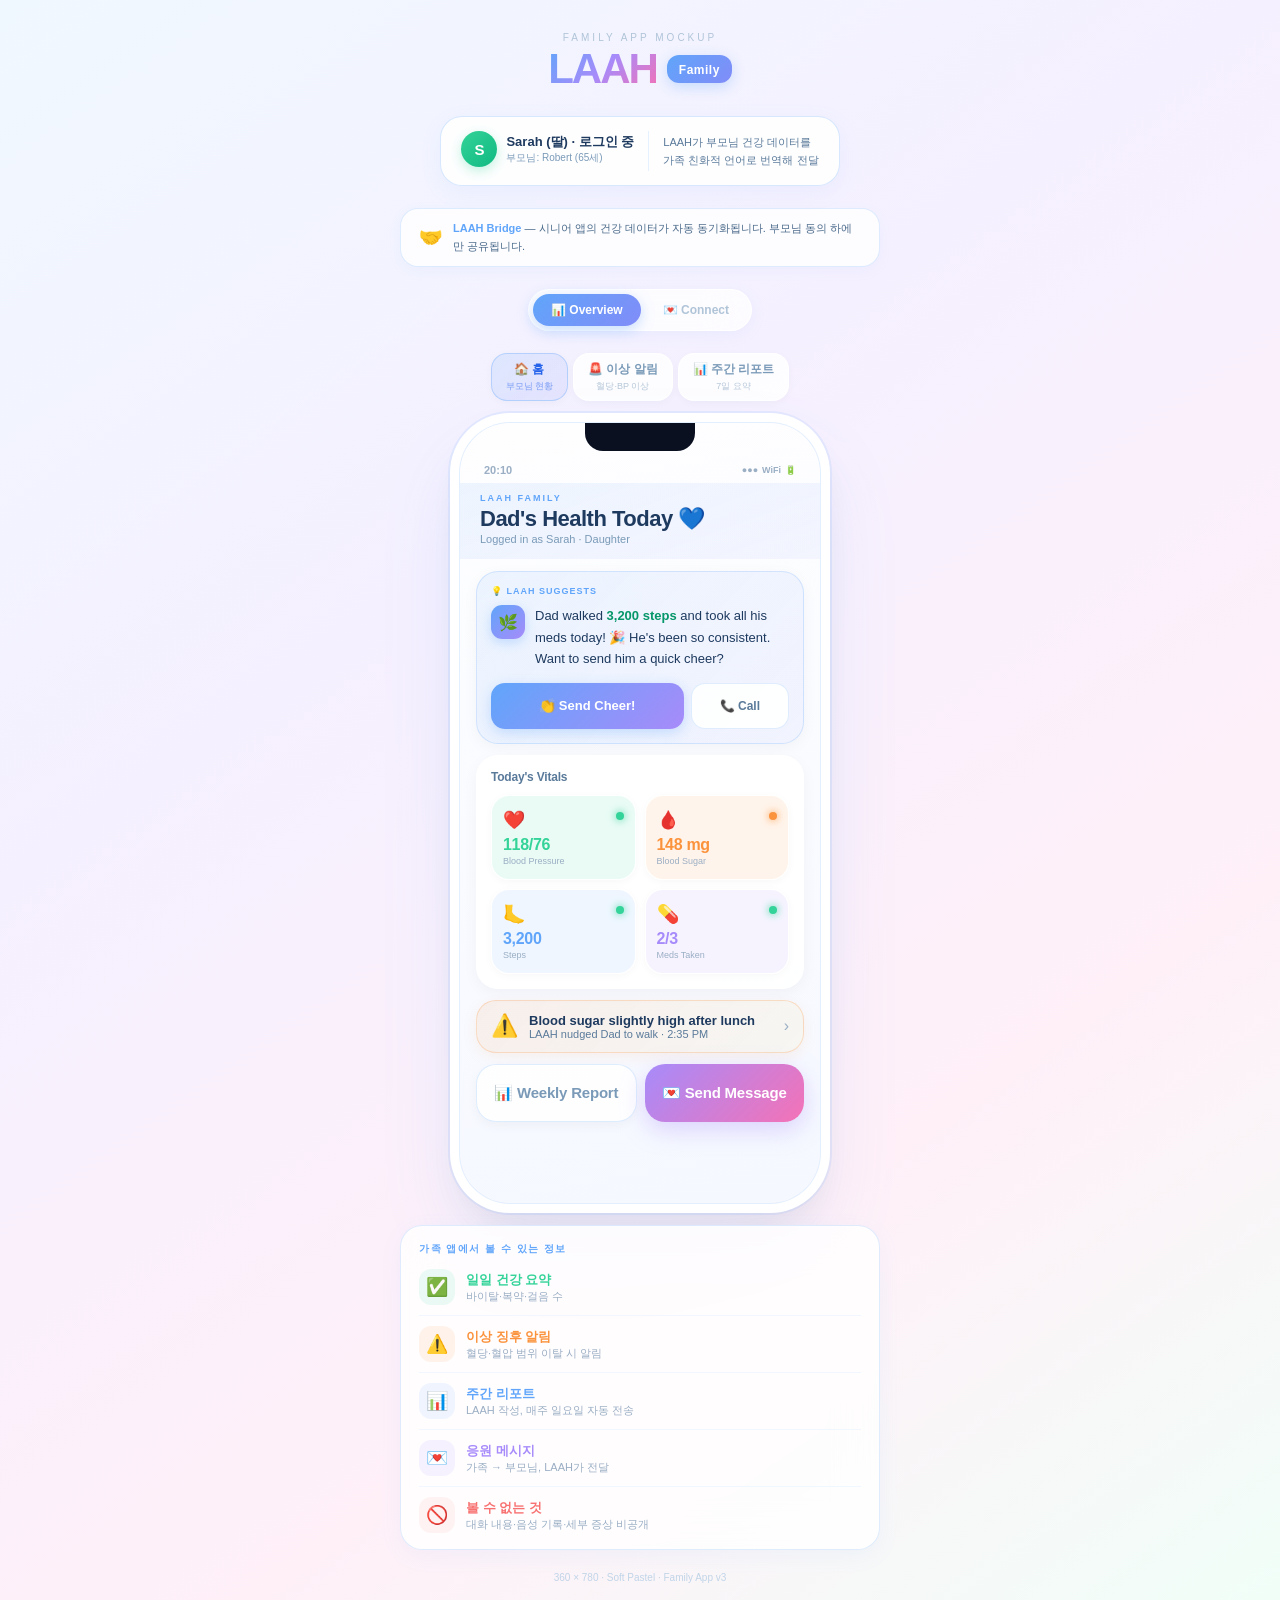
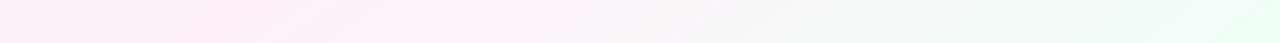
<file: laah/Laah_Family_App_Mockup_V1.html>
<!DOCTYPE html>
<html lang="ko">
<head>
<meta charset="UTF-8"/>
<meta name="viewport" content="width=device-width,initial-scale=1.0"/>
<title>LAAH Family App — Soft Pastel</title>
<style>
*{box-sizing:border-box;margin:0;padding:0;}
body{
  background:linear-gradient(145deg,#F0F8FF 0%,#F5F0FF 35%,#FFF0F8 70%,#F0FFF8 100%);
  font-family:-apple-system,BlinkMacSystemFont,'SF Pro Display','Helvetica Neue',sans-serif;
  min-height:100vh;display:flex;flex-direction:column;align-items:center;
  padding:32px 16px 60px;gap:22px;
}
::-webkit-scrollbar{width:0;}

/* Page header */
.ph{text-align:center;}
.ph-eye{font-size:10px;color:#B0C4D8;letter-spacing:3px;text-transform:uppercase;margin-bottom:5px;}
.ph-wrap{display:flex;align-items:center;gap:10px;justify-content:center;margin-bottom:4px;}
.ph-brand{font-size:42px;font-weight:800;letter-spacing:-2px;line-height:1;
  background:linear-gradient(135deg,#60A5FA,#A78BFA,#F472B6);
  -webkit-background-clip:text;-webkit-text-fill-color:transparent;}
.ph-badge{background:linear-gradient(135deg,#60A5FA,#818CF8);border-radius:12px;padding:5px 12px;box-shadow:0 4px 14px rgba(96,165,250,.3);}
.ph-badge span{font-size:12px;color:#FFF;font-weight:800;letter-spacing:.5px;}
.ph-sub{font-size:12px;color:#B0C4D8;}

/* Context */
.ctx{background:rgba(255,255,255,.88);border:1.5px solid rgba(96,165,250,.25);border-radius:22px;
  padding:14px 20px;max-width:480px;backdrop-filter:blur(20px);
  box-shadow:0 6px 22px rgba(96,165,250,.08);}
.ctx-inner{display:flex;gap:14px;align-items:center;}
.av{width:36px;height:36px;border-radius:18px;
  background:linear-gradient(135deg,#34D399,#10B981);
  display:flex;align-items:center;justify-content:center;
  font-size:15px;font-weight:800;color:#FFF;flex-shrink:0;
  box-shadow:0 4px 12px rgba(52,211,153,.3);}
.av-name{font-size:13px;font-weight:800;color:#1E3A5F;}
.av-sub{font-size:10px;color:#7A9AB8;}
.ctx-div{width:1px;background:rgba(96,165,250,.15);align-self:stretch;flex-shrink:0;}
.ctx-desc{font-size:11px;color:#5A7A9A;line-height:1.65;}

/* Bridge notice */
.bridge{background:rgba(255,255,255,.8);border:1.5px solid rgba(96,165,250,.2);border-radius:18px;
  padding:11px 18px;max-width:480px;display:flex;align-items:center;gap:10px;
  font-size:11px;color:#4A6A8A;line-height:1.6;
  box-shadow:0 4px 14px rgba(96,165,250,.06);}
.bridge strong{color:#60A5FA;}

/* Tabs */
.tabs{display:flex;gap:4px;background:rgba(255,255,255,.75);border-radius:22px;padding:4px;
  border:1.5px solid rgba(255,255,255,.95);backdrop-filter:blur(20px);
  box-shadow:0 4px 16px rgba(96,165,250,.08);}
.tab{background:transparent;border:none;border-radius:18px;padding:9px 18px;
  color:#B0C4D8;font-weight:700;font-size:12px;cursor:pointer;transition:all .25s;}
.tab.ao{background:linear-gradient(135deg,#60A5FA,#818CF8);color:#FFF;
  box-shadow:0 4px 14px rgba(96,165,250,.35);}
.tab.ac{background:linear-gradient(135deg,#A78BFA,#F472B6);color:#FFF;
  box-shadow:0 4px 14px rgba(167,139,250,.35);}

/* Pills */
.pills{display:flex;gap:5px;flex-wrap:wrap;justify-content:center;}
.pill{background:rgba(255,255,255,.82);border:1.5px solid rgba(255,255,255,.95);
  border-radius:16px;padding:7px 14px;color:#7A9AB8;font-weight:600;font-size:12px;
  cursor:pointer;transition:all .18s;display:flex;flex-direction:column;align-items:center;gap:2px;
  box-shadow:0 2px 8px rgba(0,0,0,.03);}
.pill .pd{font-size:9px;opacity:.55;font-weight:400;}
.pill.so{background:linear-gradient(135deg,rgba(96,165,250,.15),rgba(129,140,248,.12));border-color:rgba(96,165,250,.35);color:#2563EB;}
.pill.sc{background:linear-gradient(135deg,rgba(167,139,250,.15),rgba(244,114,182,.12));border-color:rgba(167,139,250,.35);color:#7C3AED;}

/* Phone */
.phone{width:360px;height:780px;border-radius:50px;flex-shrink:0;overflow:hidden;
  position:relative;display:flex;flex-direction:column;
  background:linear-gradient(170deg,#FEFEFF,#F5F8FF);
  box-shadow:
    0 0 0 1px rgba(96,165,250,.18),
    0 0 0 10px #FFF,
    0 0 0 12px rgba(96,165,250,.12),
    0 40px 80px rgba(96,165,250,.15),
    0 20px 40px rgba(0,0,0,.07);}
.notch{position:absolute;top:0;left:50%;transform:translateX(-50%);
  width:110px;height:28px;background:#0A1020;border-radius:0 0 18px 18px;z-index:100;}
.pi{flex:1;display:flex;flex-direction:column;padding-top:34px;overflow:hidden;}

/* Animations */
@keyframes fadeIn{from{opacity:0;}to{opacity:1;}}
@keyframes slideUp{from{opacity:0;transform:translateY(14px);}to{opacity:1;transform:translateY(0);}}
@keyframes floatUp{0%,100%{transform:translateY(0);}50%{transform:translateY(-7px);}}
@keyframes shimmer{0%,100%{opacity:.4;}50%{opacity:1;}}
@keyframes notifPop{0%{transform:scale(.9) translateY(-16px);opacity:0;}100%{transform:scale(1) translateY(0);opacity:1;}}

/* Status bar */
.sb{display:flex;justify-content:space-between;align-items:center;padding:0 24px;height:26px;
  font-size:11px;color:#B0C4D8;font-weight:600;flex-shrink:0;}

/* Screen */
.screen{flex:1;display:flex;flex-direction:column;overflow:hidden;animation:fadeIn .3s ease;}

/* Cards */
.card{background:rgba(255,255,255,.88);border:1.5px solid rgba(255,255,255,.98);
  border-radius:22px;padding:14px;backdrop-filter:blur(20px);
  box-shadow:0 4px 16px rgba(0,0,0,.04);}
.card.blue{background:linear-gradient(135deg,rgba(96,165,250,.1),rgba(129,140,248,.07));
  border-color:rgba(96,165,250,.22);}
.card.purple{background:linear-gradient(135deg,rgba(167,139,250,.1),rgba(244,114,182,.07));
  border-color:rgba(167,139,250,.22);}
.card.green{background:linear-gradient(135deg,rgba(52,211,153,.1),rgba(16,185,129,.07));
  border-color:rgba(52,211,153,.22);}
.card.peach{background:linear-gradient(135deg,rgba(251,146,60,.1),rgba(252,211,77,.07));
  border-color:rgba(251,146,60,.22);}

/* LAAH bubble */
.ab{background:linear-gradient(135deg,rgba(96,165,250,.1),rgba(167,139,250,.07));
  border:1.5px solid rgba(96,165,250,.22);border-radius:6px 22px 22px 22px;padding:13px 16px;}
.al{font-size:9px;color:#60A5FA;font-weight:800;letter-spacing:2px;text-transform:uppercase;margin-bottom:5px;}
.at{font-size:13px;color:#1E3A5F;line-height:1.7;}

/* Header */
.sh2{padding:10px 20px 14px;flex-shrink:0;}
.se{font-size:9px;font-weight:800;letter-spacing:2px;text-transform:uppercase;margin-bottom:3px;}
.st{font-size:22px;font-weight:800;color:#1E3A5F;letter-spacing:-.5px;}
.ssub{font-size:11px;color:#7A9AB8;margin-top:1px;}

/* Scroll */
.scroll{flex:1;overflow-y:auto;padding:12px 16px 14px;display:flex;flex-direction:column;gap:11px;}

/* Buttons */
.btn{width:100%;min-height:58px;border:none;border-radius:20px;font-size:15px;font-weight:800;
  cursor:pointer;display:flex;align-items:center;justify-content:center;gap:9px;
  transition:all .2s;letter-spacing:-.2px;}
.btn.blue{background:linear-gradient(135deg,#60A5FA,#818CF8);color:#FFF;box-shadow:0 8px 24px rgba(96,165,250,.35);}
.btn.blue:hover{box-shadow:0 12px 32px rgba(96,165,250,.5);transform:translateY(-1px);}
.btn.purple{background:linear-gradient(135deg,#A78BFA,#F472B6);color:#FFF;box-shadow:0 8px 24px rgba(167,139,250,.35);}
.btn.green{background:linear-gradient(135deg,#34D399,#10B981);color:#FFF;box-shadow:0 8px 24px rgba(52,211,153,.32);}
.btn.ghost{background:rgba(255,255,255,.85);border:1.5px solid rgba(96,165,250,.2);color:#7A9AB8;box-shadow:0 4px 12px rgba(0,0,0,.04);}

/* Vitals grid */
.vg{display:grid;grid-template-columns:1fr 1fr;gap:9px;}
.vc{border-radius:18px;padding:13px 11px;border:1.5px solid rgba(255,255,255,.95);box-shadow:0 2px 8px rgba(0,0,0,.03);}

/* Alert */
.alert{background:linear-gradient(135deg,rgba(251,146,60,.1),rgba(252,211,77,.07));
  border:1.5px solid rgba(251,146,60,.25);border-radius:20px;padding:12px 14px;
  display:flex;gap:11px;align-items:center;cursor:pointer;transition:all .15s;
  box-shadow:0 4px 14px rgba(251,146,60,.1);}
.alert:hover{box-shadow:0 6px 20px rgba(251,146,60,.18);}

/* Message card */
.mc{background:rgba(255,255,255,.85);border-radius:18px;padding:14px;
  border:2px solid rgba(255,255,255,.95);cursor:pointer;transition:all .2s;
  box-shadow:0 3px 10px rgba(0,0,0,.04);}
.mc:hover{border-color:rgba(96,165,250,.3);}
.mc.sel{border-color:rgba(96,165,250,.4);background:linear-gradient(135deg,rgba(96,165,250,.08),rgba(129,140,248,.05));
  box-shadow:0 6px 20px rgba(96,165,250,.15);}

/* Perms */
.pw{max-width:480px;width:100%;background:rgba(255,255,255,.82);
  border:1.5px solid rgba(96,165,250,.2);border-radius:22px;padding:16px 18px;
  backdrop-filter:blur(20px);box-shadow:0 6px 22px rgba(96,165,250,.07);}
.pl{font-size:10px;color:#60A5FA;font-weight:800;letter-spacing:1.5px;text-transform:uppercase;margin-bottom:13px;}
.pr{display:flex;gap:11px;align-items:center;padding-bottom:10px;margin-bottom:10px;border-bottom:1px solid rgba(96,165,250,.08);}
.pr:last-child{border-bottom:none;padding-bottom:0;margin-bottom:0;}
.pi2{width:36px;height:36px;border-radius:12px;display:flex;align-items:center;justify-content:center;font-size:18px;flex-shrink:0;}
</style>
</head>
<body>

<div class="ph">
  <div class="ph-eye">Family App Mockup</div>
  <div class="ph-wrap">
    <div class="ph-brand">LAAH</div>
    <div class="ph-badge"><span>Family</span></div>
  </div>
</div>

<div class="ctx">
  <div class="ctx-inner">
    <div>
      <div style="display:flex;align-items:center;gap:9px;margin-bottom:4px;">
        <div class="av">S</div>
        <div>
          <div class="av-name">Sarah (딸) · 로그인 중</div>
          <div class="av-sub">부모님: Robert (65세)</div>
        </div>
      </div>
    </div>
    <div class="ctx-div"></div>
    <div class="ctx-desc">LAAH가 부모님 건강 데이터를<br>가족 친화적 언어로 번역해 전달</div>
  </div>
</div>

<div class="bridge">
  <span style="font-size:19px;">🤝</span>
  <span><strong>LAAH Bridge</strong> — 시니어 앱의 건강 데이터가 자동 동기화됩니다. 부모님 동의 하에만 공유됩니다.</span>
</div>

<div class="tabs" id="tabs"></div>
<div class="pills" id="pills"></div>

<div class="phone">
  <div class="notch"></div>
  <div class="pi">
    <div id="sc" style="flex:1;display:flex;flex-direction:column;overflow:hidden;"></div>
  </div>
</div>

<div class="pw">
  <div class="pl">가족 앱에서 볼 수 있는 정보</div>
  <div id="perms"></div>
</div>

<div style="font-size:10px;color:#C0D4E8;text-align:center;">360 × 780 · Soft Pastel · Family App v3</div>

<script>
const F={
  blue:"#60A5FA",  blueD:"#2563EB",  blueL:"rgba(96,165,250,.1)",
  purple:"#A78BFA",purpleD:"#7C3AED",purpleL:"rgba(167,139,250,.1)",
  green:"#34D399", greenD:"#059669",  greenL:"rgba(52,211,153,.1)",
  pink:"#F472B6",  pinkD:"#DB2777",   pinkL:"rgba(244,114,182,.1)",
  peach:"#FB923C", peachD:"#EA580C",  peachL:"rgba(251,146,60,.1)",
  yellow:"#FCD34D",yellowD:"#D97706", yellowL:"rgba(252,211,77,.1)",
  red:"#F87171",   redD:"#DC2626",
  txt:"#1E3A5F", txtSub:"#5A7A9A", txtDim:"#9AAEC4",
  border:"rgba(255,255,255,.95)",
};

const GROUPS=[
  {id:"overview",lbl:"📊 Overview",color:F.blue,  tc:"ao",pc:"so",
   screens:[
    {id:"fam_home",   lbl:"홈",          e:"🏠",d:"부모님 현황"},
    {id:"fam_alert",  lbl:"이상 알림",   e:"🚨",d:"혈당·BP 이상"},
    {id:"fam_report", lbl:"주간 리포트", e:"📊",d:"7일 요약"},
  ]},
  {id:"connect",lbl:"💌 Connect",color:F.purple,tc:"ac",pc:"sc",
   screens:[
    {id:"fam_cheer",lbl:"응원 보내기",e:"💌",d:"격려 메시지"},
  ]},
];

let cur="fam_home",curG="overview";

/* ─── helpers ──────────────────────── */
const sb=(t)=>`<div class="sb"><span style="color:${F.txtDim};">${t||"9:41"}</span><div style="display:flex;gap:4px;font-size:9px;color:${F.txtDim};"><span>●●●</span><span>WiFi</span><span>🔋</span></div></div>`;

const bub=(text,s)=>`<div class="ab" style="${s||''}"><div class="al">LAAH</div><div class="at">${text}</div></div>`;

const btn=(lbl,icon,cls,onclick,style)=>
  `<button class="btn ${cls||'blue'}" onclick="${onclick||''}" style="${style||''}">${icon?`<span style="font-size:19px;">${icon}</span>`:''}<span>${lbl}</span></button>`;

const ghostBtn=(lbl,icon,onclick)=>
  `<button class="btn ghost" onclick="${onclick||''}">${icon?`<span style="font-size:17px;">${icon}</span>`:''}<span>${lbl}</span></button>`;

/* ─── screens ──────────────────────── */
const S={};

S.fam_home=()=>{
  const vitals=[
    {icon:"❤️",val:"118/76",lbl:"Blood Pressure",c:F.green, bg:F.greenL,ok:true},
    {icon:"🩸",val:"148 mg",lbl:"Blood Sugar",   c:F.peach, bg:F.peachL,ok:false},
    {icon:"🦶",val:"3,200",  lbl:"Steps",         c:F.blue,  bg:F.blueL, ok:true},
    {icon:"💊",val:"2/3",    lbl:"Meds Taken",    c:F.purple,bg:F.purpleL,ok:true},
  ];
  return `<div class="screen">
  ${sb("20:10")}
  <div class="sh2" style="background:linear-gradient(160deg,rgba(96,165,250,.1),rgba(129,140,248,.07));">
    <div class="se" style="color:${F.blue};">LAAH Family</div>
    <div class="st">Dad's Health Today 💙</div>
    <div class="ssub">Logged in as Sarah · Daughter</div>
  </div>
  <div class="scroll">
    <div class="card blue">
      <div style="font-size:9px;color:${F.blue};font-weight:800;letter-spacing:1px;text-transform:uppercase;margin-bottom:9px;">💡 LAAH Suggests</div>
      <div style="display:flex;gap:10px;align-items:flex-start;margin-bottom:13px;">
        <div style="width:34px;height:34px;border-radius:11px;flex-shrink:0;
          background:linear-gradient(135deg,${F.blue},${F.purple});
          display:flex;align-items:center;justify-content:center;font-size:16px;
          box-shadow:0 4px 12px rgba(96,165,250,.32);">🌿</div>
        <div style="font-size:13px;color:${F.txt};line-height:1.65;flex:1;">
          Dad walked <strong style="color:${F.greenD};">3,200 steps</strong> and took all his meds today! 🎉 He's been so consistent. Want to send him a quick cheer?
        </div>
      </div>
      <div id="cheerArea">
        <div style="display:flex;gap:7px;">
          <button style="flex:2;min-height:46px;border:none;border-radius:14px;cursor:pointer;font-size:13px;font-weight:800;
            background:linear-gradient(135deg,${F.blue},${F.purple});color:#FFF;
            box-shadow:0 4px 14px rgba(96,165,250,.32);" onclick="sendQuickCheer()">👏 Send Cheer!</button>
          <button style="flex:1;min-height:46px;border:1.5px solid rgba(96,165,250,.2);border-radius:14px;cursor:pointer;font-size:12px;font-weight:600;background:rgba(255,255,255,.9);color:${F.txtSub};">📞 Call</button>
        </div>
      </div>
    </div>
    <div class="card">
      <div style="font-size:12px;font-weight:800;color:${F.txtSub};margin-bottom:11px;letter-spacing:-.2px;">Today's Vitals</div>
      <div class="vg">
        ${vitals.map(v=>`<div class="vc" style="background:${v.bg};">
          <div style="display:flex;justify-content:space-between;margin-bottom:5px;">
            <span style="font-size:18px;">${v.icon}</span>
            <div style="width:8px;height:8px;border-radius:50%;background:${v.ok?F.green:F.peach};box-shadow:0 0 8px ${v.ok?F.green:F.peach};margin-top:3px;"></div>
          </div>
          <div style="font-size:16px;font-weight:800;color:${v.c};letter-spacing:-.3px;">${v.val}</div>
          <div style="font-size:9px;color:${F.txtDim};margin-top:2px;">${v.lbl}</div>
        </div>`).join('')}
      </div>
    </div>
    <div class="alert" onclick="navigate('fam_alert')">
      <span style="font-size:22px;">⚠️</span>
      <div style="flex:1;">
        <div style="font-size:13px;font-weight:700;color:${F.txt};">Blood sugar slightly high after lunch</div>
        <div style="font-size:11px;color:${F.txtSub};">LAAH nudged Dad to walk · 2:35 PM</div>
      </div>
      <span style="font-size:16px;color:${F.txtDim};">›</span>
    </div>
    <div style="display:flex;gap:8px;">
      ${ghostBtn("📊 Weekly Report","","navigate('fam_report')")}
      ${btn("💌 Send Message","","purple","navigate('fam_cheer')")}
    </div>
  </div>
</div>`;};

S.fam_alert=()=>`
<div class="screen">
  ${sb("20:12")}
  <div class="sh2" style="background:linear-gradient(160deg,rgba(251,146,60,.1),rgba(252,211,77,.07));">
    <div class="se" style="color:${F.peach};">Health Alert</div>
    <div class="st">Dad's Blood Sugar ⚠️</div>
  </div>
  <div class="scroll">
    <div style="background:linear-gradient(135deg,rgba(251,146,60,.12),rgba(252,211,77,.08));
      border:1.5px solid rgba(251,146,60,.28);border-radius:22px;padding:16px;
      box-shadow:0 6px 20px rgba(251,146,60,.1);">
      <div style="font-size:30px;font-weight:800;color:${F.peachD};letter-spacing:-.5px;margin-bottom:4px;">162 mg/dL</div>
      <div style="font-size:12px;color:${F.txtSub};line-height:1.65;margin-bottom:13px;">Measured at 12:06 PM after lunch. Normal target for Dad is under 140 mg/dL.</div>
      <div style="height:10px;background:rgba(255,255,255,.6);border-radius:6px;overflow:hidden;margin-bottom:6px;">
        <div style="height:100%;width:68%;background:linear-gradient(90deg,${F.green},${F.yellow},${F.peach});border-radius:6px;"></div>
      </div>
      <div style="display:flex;justify-content:space-between;">
        <span style="font-size:9px;color:${F.greenD};font-weight:700;">Safe</span>
        <span style="font-size:9px;color:${F.peach};font-weight:700;">Target: 140</span>
        <span style="font-size:9px;color:${F.red};font-weight:700;">High: 200+</span>
      </div>
    </div>
    <div class="card blue">
      <div style="font-size:9px;color:${F.blue};font-weight:800;letter-spacing:1.5px;text-transform:uppercase;margin-bottom:7px;">LAAH already handled it</div>
      <div style="font-size:13px;color:${F.txt};line-height:1.7;">I nudged Robert at 2:35 PM to take a short walk. He responded positively — blood sugar should normalize by dinner. I've suggested a low-carb dinner. 🌿</div>
    </div>
    <div class="card">
      <div style="font-size:12px;font-weight:800;color:${F.txtSub};margin-bottom:11px;">Blood Sugar — Last 7 Days</div>
      <div style="display:flex;gap:5px;align-items:flex-end;height:54px;">
        ${[110,125,148,138,162,0,0].map((v,i)=>`<div style="flex:1;display:flex;flex-direction:column;gap:3px;align-items:center;">
          ${v>0?`<div style="width:100%;height:${v/4}px;border-radius:6px 6px 0 0;
            background:${v>140?`linear-gradient(180deg,${F.peach},${F.yellow})`:`linear-gradient(180deg,${F.green},${F.mint||'#6EE7B7'})`};opacity:.85;"></div>`
          :`<div style="flex:1;"></div>`}
          <div style="font-size:8px;color:${F.txtDim};font-weight:600;">${'SMTWTFS'[i]}</div>
        </div>`).join('')}
      </div>
    </div>
    <div style="display:flex;gap:8px;">
      ${btn("📞 Call Dad","","blue")}
      ${btn("✓ OK, LAAH on it","","green","navigate('fam_home')")}
    </div>
  </div>
</div>`;

S.fam_report=()=>{
  const items=[
    {emoji:"🚶",lbl:"Steps",       val:"4.2km avg",     score:88,c:F.green, bg:F.greenL},
    {emoji:"🥗",lbl:"Meals logged",val:"18/21",         score:86,c:F.blue,  bg:F.blueL},
    {emoji:"💊",lbl:"Medications", val:"14-day streak", score:100,c:F.purple,bg:F.purpleL},
    {emoji:"😴",lbl:"Sleep avg",   val:"7.1 hrs",       score:82,c:F.peach, bg:F.peachL},
  ];
  return `<div class="screen">
  ${sb("20:15")}
  <div class="sh2" style="background:linear-gradient(160deg,rgba(96,165,250,.1),rgba(129,140,248,.07));">
    <div class="se" style="color:${F.blue};">Weekly Report</div>
    <div class="st">March 3–9 · Dad</div>
  </div>
  <div class="scroll">
    <div style="background:linear-gradient(135deg,${F.blue},${F.purple});border-radius:24px;padding:18px 20px;box-shadow:0 10px 30px rgba(96,165,250,.3);">
      <div style="font-size:10px;color:rgba(255,255,255,.7);font-weight:700;letter-spacing:1px;text-transform:uppercase;margin-bottom:5px;">OVERALL WEEK SCORE</div>
      <div style="font-size:52px;font-weight:200;color:#FFF;letter-spacing:-3px;line-height:1;">89</div>
      <div style="font-size:13px;color:rgba(255,255,255,.85);margin-top:6px;line-height:1.65;">
        "Dad's strongest week this month — consistent walks, medication adherence 100%, and good sleep." — LAAH 🌿
      </div>
    </div>
    ${items.map(it=>`<div class="card" style="display:flex;align-items:center;gap:13px;">
      <div style="width:44px;height:44px;border-radius:14px;background:${it.bg};display:flex;align-items:center;justify-content:center;font-size:22px;flex-shrink:0;border:1.5px solid rgba(255,255,255,.95);">${it.emoji}</div>
      <div style="flex:1;">
        <div style="font-size:13px;font-weight:700;color:${F.txt};">${it.lbl}</div>
        <div style="font-size:11px;color:${F.txtSub};">${it.val}</div>
      </div>
      <div style="background:${it.bg};border:1.5px solid rgba(255,255,255,.9);border-radius:12px;padding:4px 11px;">
        <span style="font-size:15px;font-weight:800;color:${it.c};">${it.score}</span>
      </div>
    </div>`).join('')}
    <div class="card blue">
      <div style="font-size:12px;font-weight:800;color:${F.blue};margin-bottom:7px;">📬 Auto-share settings</div>
      <div style="font-size:12px;color:${F.txt};line-height:1.65;">This report is automatically sent to <strong>Sarah, Michael</strong> every Sunday at 8 PM.</div>
    </div>
    ${btn("📤 Share with Michael too","","blue","navigate('fam_home')")}
    ${ghostBtn("🏠 Back to Home","","navigate('fam_home')")}
  </div>
</div>`;};

S.fam_cheer=()=>{
  const msgs=[
    "You're doing amazing, Dad! 💛",
    "So proud of you! Keep walking 🚶",
    "Love you! LAAH says you're killing it 🎉",
    "You're our hero! Stay healthy 💪",
  ];
  return `<div class="screen" id="cheerSc">
  ${sb("20:18")}
  <div class="sh2" style="background:linear-gradient(160deg,rgba(167,139,250,.1),rgba(244,114,182,.07));">
    <div class="se" style="color:${F.purple};">Send Cheer</div>
    <div class="st">Message to Dad 💌</div>
  </div>
  <div class="scroll" id="cheerContent">
    <div class="card blue">
      <div style="font-size:9px;color:${F.blue};font-weight:800;letter-spacing:1.5px;text-transform:uppercase;margin-bottom:5px;">LAAH Suggests</div>
      <div style="font-size:13px;color:${F.txt};line-height:1.7;">Robert walked 3,200 steps today and stayed consistent all week. A message now would mean a lot to him! 🌟</div>
    </div>
    <div style="font-size:10px;color:${F.txtDim};font-weight:800;letter-spacing:1.5px;text-transform:uppercase;">Quick Messages</div>
    ${msgs.map((m,i)=>`<div class="mc" id="mc${i}" onclick="selMsg(${i})">
      <div style="font-size:14px;color:${F.txt};line-height:1.5;">${m}</div>
    </div>`).join('')}
    ${btn("Send to Dad! 💌","","purple","sendCheer()")}
    ${ghostBtn("✏️ Write custom message","")}
  </div>
</div>`;};

/* ─── screen JS ─────────────────────── */
let selMsgIdx=0;
function selMsg(i){
  selMsgIdx=i;
  document.querySelectorAll('[id^=mc]').forEach((el,idx)=>{
    el.className='mc'+(idx===i?' sel':'');
  });
}
function sendCheer(){
  document.getElementById('cheerContent').innerHTML=`
    <div style="flex:1;display:flex;flex-direction:column;align-items:center;justify-content:center;gap:16px;animation:slideUp .4s ease;padding:20px;">
      <div style="font-size:60px;animation:floatUp 2.5s ease-in-out infinite;">💌</div>
      <div style="font-size:24px;font-weight:800;color:${F.txt};text-align:center;line-height:1.3;">Message sent to Dad!</div>
      <div class="card blue"><div style="font-size:13px;color:${F.txt};line-height:1.7;">LAAH will show Dad your message the next time he opens the app. 💛</div></div>
      ${btn("🏠 Back to Home","","blue","navigate('fam_home')")}
    </div>`;
}
function sendQuickCheer(){
  const area=document.getElementById('cheerArea');
  if(area){
    area.innerHTML=`<div style="background:${F.greenL};border:1.5px solid rgba(52,211,153,.25);border-radius:14px;padding:12px;text-align:center;animation:slideUp .3s ease;">
      <div style="font-size:14px;color:${F.greenD};font-weight:800;">✓ Cheer sent to Dad! 💛</div>
    </div>`;
  }
}

/* ─── navigation ────────────────────── */
function navigate(id){
  cur=id;
  const g=GROUPS.find(g=>g.screens.some(s=>s.id===id));
  if(g)curG=g.id;
  render();
}
function switchG(id){
  curG=id;
  navigate(GROUPS.find(g=>g.id===id).screens[0].id);
}

function render(){
  const grp=GROUPS.find(g=>g.id===curG);

  document.getElementById('tabs').innerHTML=GROUPS.map(g=>
    `<button class="tab ${curG===g.id?g.tc:''}" onclick="switchG('${g.id}')">${g.lbl}</button>`).join('');

  document.getElementById('pills').innerHTML=grp.screens.map(s=>
    `<button class="pill ${cur===s.id?grp.pc:''}" onclick="navigate('${s.id}')">
      <span>${s.e} ${s.lbl}</span><span class="pd">${s.d}</span>
    </button>`).join('');

  document.getElementById('sc').innerHTML=S[cur]?S[cur]():'';

  const perms=[
    {icon:"✅",lbl:"일일 건강 요약",   desc:"바이탈·복약·걸음 수",                c:F.green, bg:F.greenL},
    {icon:"⚠️",lbl:"이상 징후 알림",   desc:"혈당·혈압 범위 이탈 시 알림",         c:F.peach, bg:F.peachL},
    {icon:"📊",lbl:"주간 리포트",       desc:"LAAH 작성, 매주 일요일 자동 전송",    c:F.blue,  bg:F.blueL},
    {icon:"💌",lbl:"응원 메시지",       desc:"가족 → 부모님, LAAH가 전달",         c:F.purple,bg:F.purpleL},
    {icon:"🚫",lbl:"볼 수 없는 것",    desc:"대화 내용·음성 기록·세부 증상 비공개",c:F.red,   bg:"rgba(248,113,113,.08)"},
  ];
  document.getElementById('perms').innerHTML=perms.map(p=>`
    <div class="pr">
      <div class="pi2" style="background:${p.bg};">${p.icon}</div>
      <div style="flex:1;">
        <div style="font-size:13px;font-weight:700;color:${p.c};">${p.lbl}</div>
        <div style="font-size:11px;color:${F.txtDim};">${p.desc}</div>
      </div>
    </div>`).join('');
}

render();
</script>
</body>
</html>
</file>
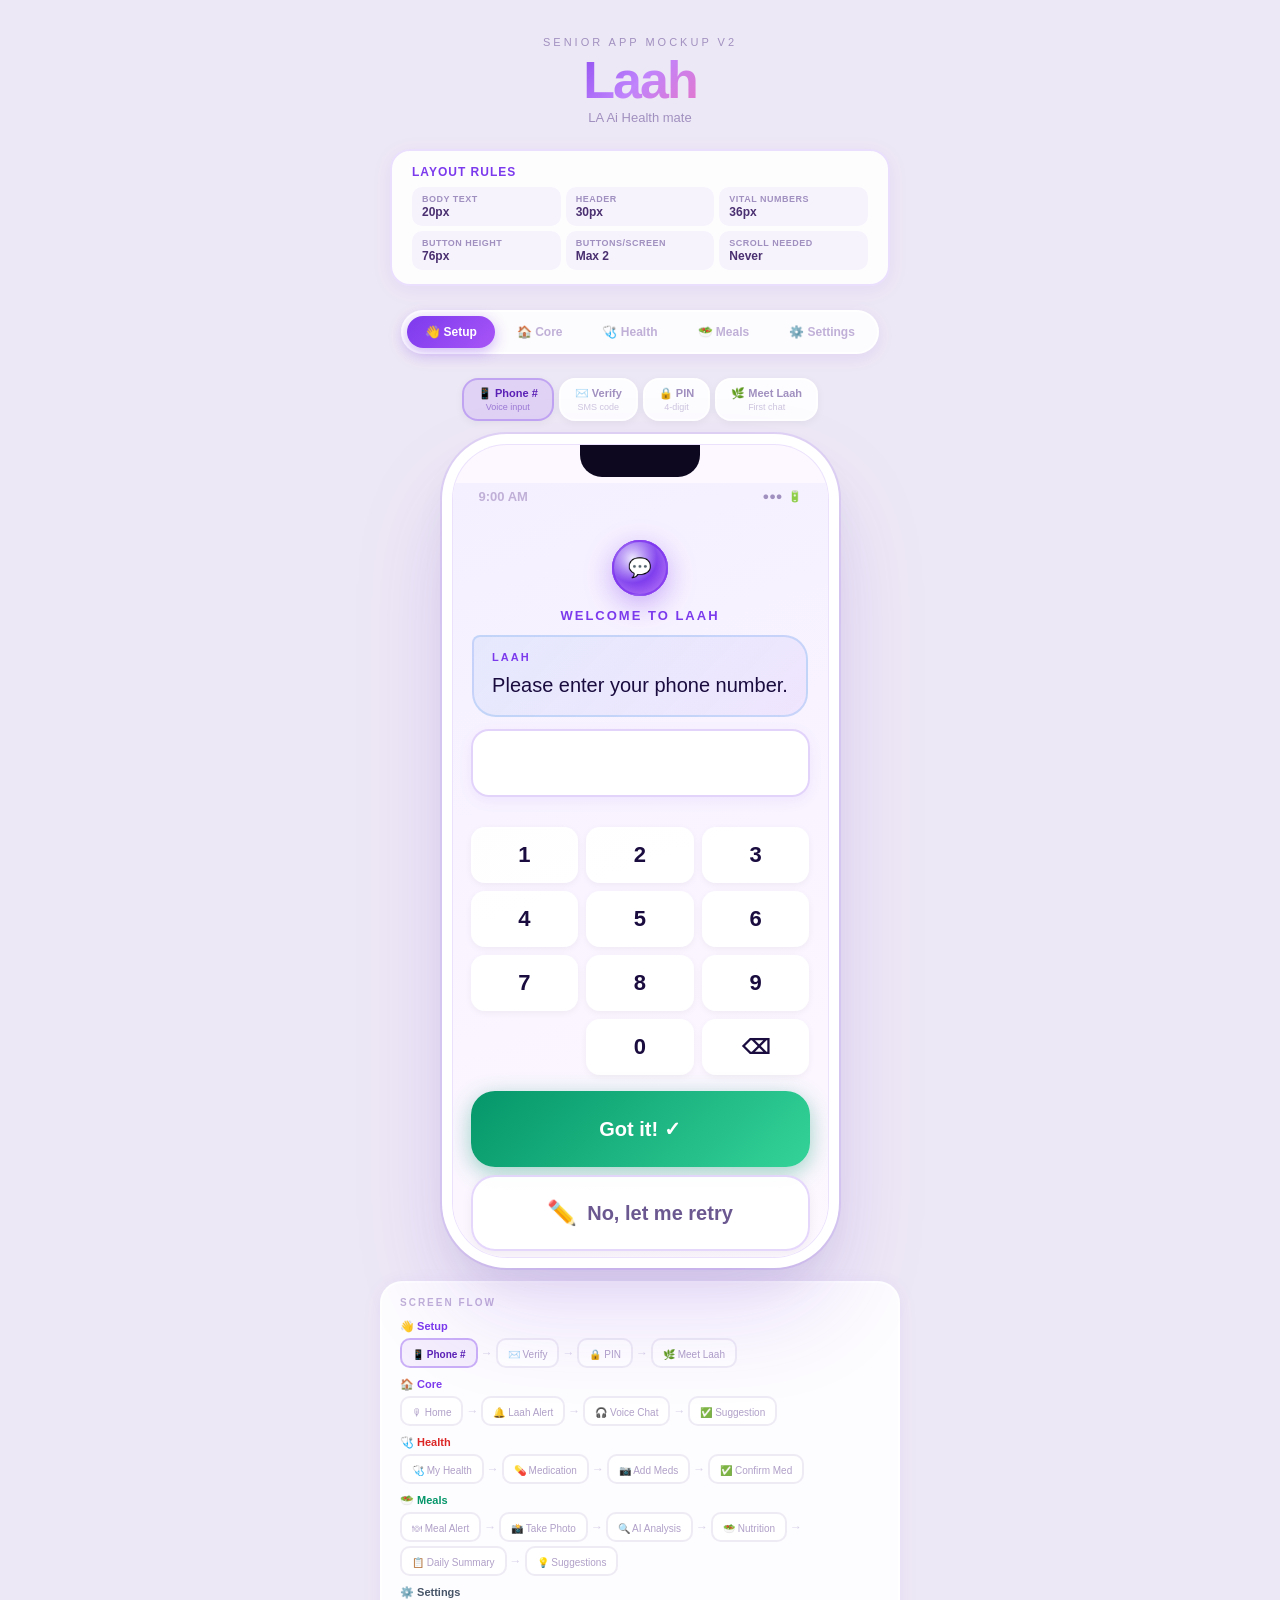
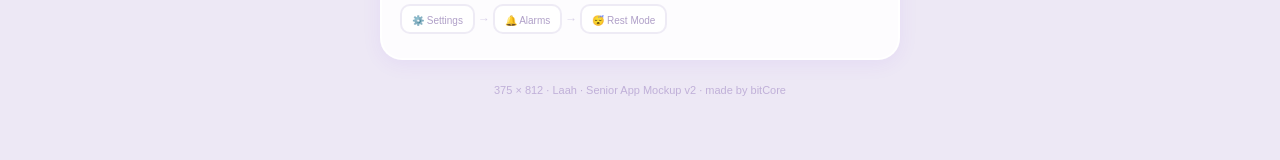
<file: laah/Laah_Senior_App_Mockup_V2.html>
<!DOCTYPE html>
<html lang="en">
<head>
<meta charset="UTF-8"/>
<meta name="viewport" content="width=device-width,initial-scale=1.0"/>
<title>Laah — Senior App v4 · No-Scroll</title>
<style>
*{box-sizing:border-box;margin:0;padding:0;}
::-webkit-scrollbar{width:0;}

body{
  background:#EDE8F5;
  font-family:-apple-system,BlinkMacSystemFont,'SF Pro Rounded','Helvetica Neue',sans-serif;
  min-height:100vh;
  display:flex;flex-direction:column;align-items:center;
  padding:36px 16px 64px;gap:24px;
}

.page-head{text-align:center;}
.page-eye{font-size:11px;color:#A090C0;letter-spacing:3px;text-transform:uppercase;margin-bottom:6px;}
.page-brand{font-size:52px;font-weight:900;letter-spacing:-2px;line-height:1;
  background:linear-gradient(135deg,#7C3AED,#C084FC,#F472B6);
  -webkit-background-clip:text;-webkit-text-fill-color:transparent;}
.page-sub{font-size:13px;color:#A090C0;margin-top:4px;}

.spec-box{background:rgba(255,255,255,.9);border:2px solid rgba(124,58,237,.15);
  border-radius:20px;padding:14px 20px;max-width:500px;width:100%;
  box-shadow:0 4px 20px rgba(124,58,237,.08);}
.spec-box h3{font-size:12px;color:#7C3AED;font-weight:800;letter-spacing:1px;text-transform:uppercase;margin-bottom:8px;}
.spec-grid{display:grid;grid-template-columns:1fr 1fr 1fr;gap:5px;}
.spec-item{background:rgba(124,58,237,.05);border-radius:10px;padding:7px 10px;}
.spec-label{font-size:9px;color:#A090C0;font-weight:600;text-transform:uppercase;letter-spacing:.5px;}
.spec-val{font-size:12px;color:#4A3070;font-weight:800;margin-top:1px;}

.tabs{display:flex;gap:4px;background:rgba(255,255,255,.8);border-radius:24px;padding:4px;
  border:2px solid rgba(255,255,255,.95);box-shadow:0 4px 16px rgba(124,58,237,.1);}
.tab{background:transparent;border:none;border-radius:20px;
  padding:9px 18px;color:#C0B0D8;font-weight:800;font-size:12px;cursor:pointer;transition:all .25s;}
.tab.tc{background:linear-gradient(135deg,#7C3AED,#A855F7);color:#FFF;box-shadow:0 4px 14px rgba(124,58,237,.35);}
.tab.th{background:linear-gradient(135deg,#DC2626,#F87171);color:#FFF;box-shadow:0 4px 14px rgba(220,38,38,.3);}
.tab.tm{background:linear-gradient(135deg,#059669,#34D399);color:#FFF;box-shadow:0 4px 14px rgba(5,150,105,.3);}
.tab.ts{background:linear-gradient(135deg,#475569,#64748B);color:#FFF;box-shadow:0 4px 14px rgba(71,85,105,.3);}

.pills{display:flex;gap:5px;flex-wrap:wrap;justify-content:center;max-width:520px;}
.pill{background:rgba(255,255,255,.85);border:2px solid rgba(255,255,255,.95);
  border-radius:16px;padding:7px 14px;color:#A090C0;font-weight:700;font-size:11px;
  cursor:pointer;transition:all .2s;display:flex;flex-direction:column;align-items:center;gap:2px;
  box-shadow:0 2px 8px rgba(0,0,0,.05);}
.pill .pd{font-size:9px;opacity:.5;font-weight:500;}
.pill.pc{background:rgba(124,58,237,.12);border-color:rgba(124,58,237,.3);color:#5B21B6;}
.pill.ph{background:rgba(220,38,38,.1);border-color:rgba(220,38,38,.25);color:#991B1B;}
.pill.pm{background:rgba(5,150,105,.1);border-color:rgba(5,150,105,.25);color:#065F46;}
.pill.ps{background:rgba(71,85,105,.1);border-color:rgba(71,85,105,.22);color:#334155;}

/* ── Phone Shell ── */
/* Phone: 375×812. Usable inner: 812 - 38(padding-top) = 774px
   Status bar 28 + Bottom nav 68 + content = 774
   Content area ≈ 678px max */
.phone{
  width:375px;height:812px;
  border-radius:54px;flex-shrink:0;overflow:hidden;
  position:relative;display:flex;flex-direction:column;
  background:#FDF8FF;
  box-shadow:
    0 0 0 1px rgba(124,58,237,.15),
    0 0 0 11px #FFF,
    0 0 0 13px rgba(124,58,237,.12),
    0 50px 100px rgba(124,58,237,.18),
    0 20px 40px rgba(0,0,0,.08);
}
.notch{position:absolute;top:0;left:50%;transform:translateX(-50%);
  width:120px;height:32px;background:#0D0820;border-radius:0 0 22px 22px;z-index:100;}
.phone-inner{flex:1;display:flex;flex-direction:column;padding-top:38px;overflow:hidden;}

/* Keyframes */
@keyframes fadeIn{from{opacity:0;}to{opacity:1;}}
@keyframes slideUp{from{opacity:0;transform:translateY(16px);}to{opacity:1;transform:translateY(0);}}
@keyframes breathe{0%,100%{transform:scale(1);}50%{transform:scale(1.05);}}
@keyframes float{0%,100%{transform:translateY(0);}50%{transform:translateY(-7px);}}
@keyframes ripple{0%{transform:scale(1);opacity:.4;}100%{transform:scale(2.6);opacity:0;}}
@keyframes spin{from{transform:rotate(0deg);}to{transform:rotate(360deg);}}
@keyframes scan{0%{top:4%;}100%{top:86%;}}
@keyframes pulse{0%,100%{opacity:.3;}50%{opacity:1;}}
@keyframes barWave{0%,100%{transform:scaleY(.2);}50%{transform:scaleY(1);}}
@keyframes popIn{0%{transform:scale(.88);opacity:0;}100%{transform:scale(1);opacity:1;}}
@keyframes celebBounce{0%,100%{transform:scale(1);}40%{transform:scale(1.15);}70%{transform:scale(.96);}}

/* ── Senior components ── */
.sb{display:flex;justify-content:space-between;align-items:center;
  padding:0 26px;height:26px;font-size:13px;color:#C0B0D8;font-weight:700;flex-shrink:0;}

/* Screen: flex column, overflow hidden — NO global scroll */
.screen{flex:1;display:flex;flex-direction:column;overflow:hidden;animation:fadeIn .25s ease;}

/* Laah speech bubble */
.lb{background:linear-gradient(135deg,rgba(99,163,237,.11),rgba(124,58,237,.07));
  border:2px solid rgba(99,163,237,.28);border-radius:8px 24px 24px 24px;padding:14px 18px;}
.lb-tag{font-size:11px;color:#7C3AED;font-weight:900;letter-spacing:2px;text-transform:uppercase;margin-bottom:6px;}
.lb-txt{font-size:20px;color:#1A0C3F;line-height:1.6;font-weight:500;}

/* ── BUTTONS — always outside scroll, fixed footer ── */
/* Primary: 76px tall — still 1.35× standard 56px, thumb-friendly */
.btn-zone{padding:10px 18px 6px;flex-shrink:0;display:flex;flex-direction:column;gap:8px;}
.btn{width:100%;min-height:76px;border:none;border-radius:24px;
  font-size:20px;font-weight:800;cursor:pointer;
  display:flex;align-items:center;justify-content:center;gap:10px;
  transition:transform .15s;-webkit-tap-highlight-color:transparent;flex-shrink:0;}
.btn .bi{font-size:24px;}
.btn.purple{background:linear-gradient(135deg,#7C3AED,#A855F7);color:#FFF;box-shadow:0 6px 22px rgba(124,58,237,.38);}
.btn.purple:active{transform:scale(.97);}
.btn.green{background:linear-gradient(135deg,#059669,#34D399);color:#FFF;box-shadow:0 6px 22px rgba(5,150,105,.38);}
.btn.green:active{transform:scale(.97);}
.btn.red{background:linear-gradient(135deg,#DC2626,#F87171);color:#FFF;box-shadow:0 6px 22px rgba(220,38,38,.33);}
.btn.ghost{background:rgba(255,255,255,.92);border:2px solid rgba(124,58,237,.2);
  color:#6B5890;box-shadow:0 3px 12px rgba(0,0,0,.05);}

/* Voice hint */
.vhint{text-align:center;padding:4px 0 8px;flex-shrink:0;
  font-size:15px;color:#A090C0;}

/* Screen header — compact */
.shd{padding:10px 20px 12px;flex-shrink:0;}
.shd-eye{font-size:11px;font-weight:800;letter-spacing:2px;text-transform:uppercase;margin-bottom:3px;}
.shd-title{font-size:30px;font-weight:900;color:#1A0C3F;letter-spacing:-.8px;line-height:1.1;}

/* Scroll zone — content only, buttons never inside */
.cscroll{flex:1;overflow-y:auto;padding:10px 18px;display:flex;flex-direction:column;gap:10px;min-height:0;}

/* Vital row — content cards */
.vrow{background:rgba(255,255,255,.9);border-radius:20px;padding:14px 18px;
  border:2px solid rgba(255,255,255,.98);box-shadow:0 3px 14px rgba(0,0,0,.04);
  display:flex;align-items:center;gap:14px;flex-shrink:0;}
.vnum{font-size:36px;font-weight:900;letter-spacing:-1.2px;line-height:1;}
.vunit{font-size:14px;font-weight:600;color:#A090C0;}
.vlbl{font-size:15px;color:#6B5890;font-weight:600;margin-top:2px;}

/* Nutrition bar */
.nbar-wrap{margin-bottom:12px;}
.nbar-head{display:flex;justify-content:space-between;align-items:center;margin-bottom:5px;}
.nbar-name{font-size:18px;font-weight:700;color:#1A0C3F;}
.nbar-val{font-size:18px;font-weight:800;}
.nbar-track{height:10px;background:rgba(200,190,220,.2);border-radius:6px;overflow:hidden;}
.nbar-fill{height:100%;border-radius:6px;transition:width .8s ease;}

/* Notification card */
.nc{background:rgba(255,255,255,.94);border:2px solid rgba(124,58,237,.18);
  border-radius:28px;overflow:hidden;box-shadow:0 14px 44px rgba(124,58,237,.11),0 5px 18px rgba(0,0,0,.05);
  animation:popIn .45s cubic-bezier(.22,.68,0,1.15);}

/* Bottom nav */
.bnav{display:flex;background:rgba(255,255,255,.9);border-top:1px solid rgba(124,58,237,.07);
  padding:8px 0 12px;flex-shrink:0;backdrop-filter:blur(20px);}
.bn{flex:1;display:flex;flex-direction:column;align-items:center;gap:3px;border:none;background:transparent;cursor:pointer;padding:3px 0;}
.bn-ic{font-size:24px;opacity:.25;transition:all .2s;}
.bn-lb{font-size:10px;color:#C0B0D8;font-weight:800;letter-spacing:.5px;}
.bn.on .bn-ic{opacity:1;filter:drop-shadow(0 2px 7px rgba(124,58,237,.38));}
.bn.on .bn-lb{color:#7C3AED;}

/* Orb — decorative, keep smaller */
.orb-wrap{position:relative;display:flex;align-items:center;justify-content:center;flex-shrink:0;}
.orb-ring{position:absolute;border-radius:50%;pointer-events:none;}

/* Flow chart */
.flow-wrap{max-width:520px;width:100%;background:rgba(255,255,255,.85);border:2px solid rgba(255,255,255,.95);
  border-radius:22px;padding:14px 18px;box-shadow:0 4px 20px rgba(124,58,237,.07);}
.flow-eye{font-size:10px;color:#C0B0D8;font-weight:800;letter-spacing:2px;text-transform:uppercase;margin-bottom:12px;}
.flow-group{margin-bottom:10px;}
.fg-label{font-size:11px;font-weight:800;margin-bottom:5px;}
.fg-row{display:flex;align-items:center;flex-wrap:wrap;row-gap:4px;}
.fnode{background:rgba(255,255,255,.8);border:2px solid rgba(200,190,220,.3);border-radius:10px;padding:4px 10px;cursor:pointer;transition:all .15s;}
.fnode span{font-size:10px;color:#B0A0C8;}
.fnode.apc span{color:#5B21B6;font-weight:800;} .fnode.apc{border-color:rgba(124,58,237,.35);background:rgba(124,58,237,.07);}
.fnode.aph span{color:#991B1B;font-weight:800;} .fnode.aph{border-color:rgba(220,38,38,.3);background:rgba(220,38,38,.06);}
.fnode.apm span{color:#065F46;font-weight:800;} .fnode.apm{border-color:rgba(5,150,105,.3);background:rgba(5,150,105,.06);}
.fnode.aps span{color:#334155;font-weight:800;} .fnode.aps{border-color:rgba(71,85,105,.3);background:rgba(71,85,105,.07);}
.farrow{color:#D8D0E8;font-size:12px;padding:0 3px;}
</style>
</head>
<body>

<div class="page-head">
  <div class="page-eye">Senior App Mockup v2</div>
  <div class="page-brand">Laah</div>
  <div class="page-sub">LA Ai Health mate</div>
</div>

<div class="spec-box">
  <h3>Layout Rules</h3>
  <div class="spec-grid">
    <div class="spec-item"><div class="spec-label">Body text</div><div class="spec-val">20px</div></div>
    <div class="spec-item"><div class="spec-label">Header</div><div class="spec-val">30px</div></div>
    <div class="spec-item"><div class="spec-label">Vital numbers</div><div class="spec-val">36px</div></div>
    <div class="spec-item"><div class="spec-label">Button height</div><div class="spec-val">76px</div></div>
    <div class="spec-item"><div class="spec-label">Buttons/screen</div><div class="spec-val">Max 2</div></div>
    <div class="spec-item"><div class="spec-label">Scroll needed</div><div class="spec-val">Never</div></div>
  </div>
</div>

<div class="tabs" id="tabs"></div>
<div class="pills" id="pills"></div>

<div class="phone">
  <div class="notch"></div>
  <div class="phone-inner">
    <div id="sc" style="flex:1;display:flex;flex-direction:column;overflow:hidden;"></div>
  </div>
</div>

<div class="flow-wrap">
  <div class="flow-eye">Screen Flow</div>
  <div id="flow"></div>
</div>

<div style="font-size:11px;color:#C0B0D8;text-align:center;">375 × 812 · Laah · Senior App Mockup v2 · made by bitCore</div>

<script>
const C={
  purple:"#7C3AED",purpleL:"rgba(124,58,237,.1)",purpleSoft:"#A855F7",
  green:"#059669",greenL:"rgba(5,150,105,.1)",greenSoft:"#34D399",
  red:"#DC2626",redL:"rgba(220,38,38,.1)",
  blue:"#0284C7",blueL:"rgba(2,132,199,.1)",
  amber:"#D97706",amberL:"rgba(217,119,6,.1)",
  txt:"#1A0C3F",txtSub:"#5C4B80",txtDim:"#A090C0",
};

const GROUPS=[
  {id:"onboard",lbl:"👋 Setup",color:C.purple,tc:"tc",pc:"pc",fc:"apc",screens:[
    {id:"ob_phone",  lbl:"Phone #",   e:"📱",d:"Voice input"},
    {id:"ob_verify", lbl:"Verify",     e:"✉️",d:"SMS code"},
    {id:"ob_pin",   lbl:"PIN",        e:"🔒",d:"4-digit"},
    {id:"ob_greet", lbl:"Meet Laah",  e:"🌿",d:"First chat"},
  ]},
  {id:"core",lbl:"🏠 Core",color:C.purple,tc:"tc",pc:"pc",fc:"apc",screens:[
    {id:"home",    lbl:"Home",           e:"🎙",d:"Main"},
    {id:"notif",   lbl:"Laah Alert",     e:"🔔",d:"Lock screen"},
    {id:"listen",  lbl:"Voice Chat",     e:"🎧",d:"Listening"},
    {id:"suggest", lbl:"Suggestion",     e:"✅",d:"Yes / No"},
  ]},
  {id:"health",lbl:"🩺 Health",color:C.red,tc:"th",pc:"ph",fc:"aph",screens:[
    {id:"disease",   lbl:"My Health",    e:"🩺",d:"Dashboard"},
    {id:"meds",      lbl:"Medication",   e:"💊",d:"Single action"},
    {id:"med_reg",   lbl:"Add Meds",     e:"📷",d:"Photo scan"},
    {id:"med_confirm",lbl:"Confirm Med", e:"✅",d:"Review & save"},
  ]},
  {id:"meal",lbl:"🥗 Meals",color:C.green,tc:"tm",pc:"pm",fc:"apm",screens:[
    {id:"meal_notif",  lbl:"Meal Alert",   e:"🍽",d:"Proactive"},
    {id:"meal_photo",  lbl:"Take Photo",   e:"📸",d:"Camera"},
    {id:"meal_scan",   lbl:"AI Analysis",  e:"🔍",d:"Scanning"},
    {id:"meal_result", lbl:"Nutrition",    e:"🥗",d:"Results"},
    {id:"meal_day",    lbl:"Daily Summary",e:"📋",d:"Summary"},
    {id:"meal_pick",   lbl:"Suggestions",  e:"💡",d:"Dinner pick"},
  ]},
  {id:"settings",lbl:"⚙️ Settings",color:"#475569",tc:"ts",pc:"ps",fc:"aps",screens:[
    {id:"settings",     lbl:"Settings",      e:"⚙️",d:"All settings"},
    {id:"set_alarms",   lbl:"Alarms",        e:"🔔",d:"Set alarms"},
    {id:"set_rest",     lbl:"Rest Mode",     e:"😴",d:"Pause alerts"},
  ]},
];

const BNAV=[
  {id:"home",     icon:"🎙",lbl:"HOME"},
  {id:"disease",  icon:"🩺",lbl:"HEALTH"},
  {id:"meal_day", icon:"🥗",lbl:"MEALS"},
  {id:"suggest",  icon:"🤖",lbl:"LAAH"},
  {id:"settings", icon:"⚙️",lbl:"SETTINGS"},
];

let cur="ob_phone",curG="onboard";

/* ── Helpers ── */
const sb=(t)=>`<div class="sb"><span>${t||"9:41 AM"}</span><div style="display:flex;gap:5px;font-size:11px;color:${C.txtDim};"><span>●●●</span><span>🔋</span></div></div>`;

/* Laah bubble — text large, padding compact */
const lb=(text,xtra)=>`<div class="lb" style="${xtra||''}"><div class="lb-tag">Laah</div><div class="lb-txt">${text}</div></div>`;

/* Orb — smaller than before (decorative) */
const orb=(size,active)=>{
  size=size||68;
  const rings=active?`
    <div class="orb-ring" style="width:${size}px;height:${size}px;border:2px solid ${C.purple};animation:ripple 2s ease-out infinite;"></div>
    <div class="orb-ring" style="width:${size}px;height:${size}px;border:2px solid ${C.purpleSoft};animation:ripple 2s ease-out .85s infinite;"></div>`:''
  const grad=active?`radial-gradient(circle at 36% 32%,#EDE9FE,${C.purple},${C.purpleSoft})`:`rgba(124,58,237,.07)`;
  const shadow=active?`0 8px 28px rgba(124,58,237,.4),inset 0 0 18px rgba(255,255,255,.25)`:`0 3px 12px rgba(124,58,237,.1)`;
  return `<div class="orb-wrap" style="width:${size}px;height:${size}px;">
    ${rings}
    <div style="width:${size}px;height:${size}px;border-radius:50%;position:relative;z-index:1;
      background:${grad};border:2px solid rgba(124,58,237,${active?.48:.16});
      box-shadow:${shadow};animation:${active?'breathe 2.2s ease-in-out infinite':''};
      display:flex;align-items:center;justify-content:center;font-size:${Math.round(size*.34)}px;">
      ${active?'💬':'🌿'}
    </div>
  </div>`;
};

/* Wave bars — shorter than before (decorative) */
const wave=(color,h)=>{
  color=color||C.purple; h=h||28;
  const ds=[.75,.5,.65,.42,.7,.52,.6,.45,.68,.48,.64,.5];
  const dl=[0,.07,.04,.11,.02,.09,.05,.13,.03,.1,.06,.08];
  let b='';
  for(let i=0;i<12;i++)
    b+=`<div style="width:4px;height:${h}px;background:${color};border-radius:3px;opacity:.65;transform-origin:center;animation:barWave ${ds[i]}s ease-in-out infinite ${dl[i]}s;"></div>`;
  return `<div style="display:flex;align-items:center;gap:4px;justify-content:center;">${b}</div>`;
};

/* btn helpers */
const btn=(lbl,icon,cls,onclick,xtra)=>
  `<button class="btn ${cls||'purple'}" onclick="${onclick||''}" style="${xtra||''}">
    ${icon?`<span class="bi">${icon}</span>`:''}<span>${lbl}</span>
  </button>`;
const ghost=(lbl,icon,onclick)=>
  `<button class="btn ghost" onclick="${onclick||''}">
    ${icon?`<span class="bi">${icon}</span>`:''}<span>${lbl}</span>
  </button>`;

const bnav=(active)=>`<div class="bnav">${BNAV.map(b=>`
  <button class="bn ${b.id===active?'on':''}" onclick="navigate('${b.id}')">
    <div class="bn-ic">${b.icon}</div>
    <div class="bn-lb">${b.lbl}</div>
  </button>`).join('')}</div>`;

const nbar=(lbl,val,max,unit,color,warn,good)=>{
  const pct=Math.min(100,Math.round(val/max*100));
  return `<div class="nbar-wrap">
    <div class="nbar-head">
      <div style="display:flex;align-items:center;gap:7px;">
        <span class="nbar-name">${lbl}</span>
        ${warn?`<span style="background:${C.redL};color:${C.red};border:2px solid rgba(220,38,38,.2);border-radius:10px;padding:3px 10px;font-size:12px;font-weight:800;">HIGH</span>`:''}
        ${good?`<span style="background:${C.greenL};color:${C.green};border:2px solid rgba(5,150,105,.2);border-radius:10px;padding:3px 10px;font-size:12px;font-weight:800;">GOOD</span>`:''}
      </div>
      <span class="nbar-val" style="color:${color};">${val}${unit}<span style="color:${C.txtDim};font-size:14px;font-weight:500;">/${max}${unit}</span></span>
    </div>
    <div class="nbar-track"><div class="nbar-fill" style="width:${pct}%;background:${color};box-shadow:0 0 6px ${color}44;"></div></div>
  </div>`;
};

/* ── SCREENS ── */
const S={};

/* ━━━━━━━━━━━━━━━━━━━━━━━━━━━━━━━━━━━━━━━━━━━━━
   🏠 HOME
   Layout: sb(26) + greeting(82) + orb+wave(106) + bubble(96) + vitals(76) + btns(76+8+76) + vhint(27) + nav(68) = 643 ✓
━━━━━━━━━━━━━━━━━━━━━━━━━━━━━━━━━━━━━━━━━━━━━━ */
S.home=()=>`
<div class="screen">
  ${sb("8:02 AM")}

  <!-- Greeting — compact -->
  <div style="padding:8px 22px 10px;flex-shrink:0;
    background:linear-gradient(155deg,rgba(196,181,253,.22),rgba(252,231,243,.15));
    border-bottom:1px solid rgba(124,58,237,.07);">
    <div style="font-size:14px;color:${C.txtDim};margin-bottom:3px;">Monday, March 9 ☀️</div>
    <div style="font-size:32px;font-weight:900;color:${C.txt};letter-spacing:-1px;line-height:1.15;">
      Good morning,
      <span style="background:linear-gradient(135deg,${C.purple},${C.purpleSoft});
        -webkit-background-clip:text;-webkit-text-fill-color:transparent;">Robert! 👋</span>
    </div>
  </div>

  <!-- Orb + wave — flex:1 so it absorbs leftover space, bnav always stays visible -->
  <div style="display:flex;flex-direction:column;align-items:center;justify-content:center;
    padding:8px 0;gap:8px;flex:1;min-height:0;">
    ${orb(72,true)}
    ${wave(C.purple,28)}
  </div>

  <!-- Laah message -->
  <div style="padding:0 18px;flex-shrink:0;">
    ${lb("Your BP meds are due in 30 minutes. Yankees play tonight — how about a walk before the game? 🧡")}
  </div>

  <!-- 3 vitals — compact -->
  <div style="display:flex;gap:8px;padding:10px 18px 0;flex-shrink:0;">
    ${[{icon:"❤️",val:"118/76",lbl:"BP",         c:C.green,bg:C.greenL},
       {icon:"🩸",val:"98",    lbl:"Blood Sugar", c:C.amber,bg:C.amberL},
       {icon:"😴",val:"7.3h",  lbl:"Sleep",       c:C.blue, bg:C.blueL}].map(v=>`
      <div style="flex:1;background:${v.bg};border:2px solid rgba(255,255,255,.95);
        border-radius:18px;padding:10px 4px;text-align:center;">
        <div style="font-size:22px;margin-bottom:3px;">${v.icon}</div>
        <div style="font-size:17px;font-weight:900;color:${v.c};">${v.val}</div>
        <div style="font-size:12px;color:${C.txtDim};margin-top:2px;font-weight:600;">${v.lbl}</div>
      </div>`).join('')}
  </div>

  <!-- Buttons — OUTSIDE any scroll, always visible -->
  <div class="btn-zone">
    ${btn("Yes, let's plan! 🚶","","purple","navigate('suggest')")}
    ${ghost("Remind me later","🔔","navigate('disease')")}
  </div>
  <div class="vhint">🎤 Just say "Yes" or "No" out loud</div>

  ${bnav("home")}
</div>`;

/* ━━━━━━━━━━━━━━━━━━━━━━━━━━━━━━━━━━━━━━━━━━━━━
   🔔 LAAH ALERT — Lock screen
   sb(26) + clock(100) + notif card(contentfits) + nav hidden
━━━━━━━━━━━━━━━━━━━━━━━━━━━━━━━━━━━━━━━━━━━━━━ */
S.notif=()=>`
<div class="screen" style="background:linear-gradient(170deg,#F3EEFF,#FFF0F8);">
  ${sb("2:35 PM")}

  <!-- Big clock -->
  <div style="text-align:center;padding:14px 0 6px;flex-shrink:0;">
    <div style="font-size:66px;font-weight:200;letter-spacing:-3px;line-height:1;
      background:linear-gradient(135deg,${C.purple},${C.purpleSoft});
      -webkit-background-clip:text;-webkit-text-fill-color:transparent;">2:35</div>
    <div style="font-size:16px;color:${C.txtDim};margin-top:4px;">Monday, March 9</div>
  </div>

  <!-- Notification card — flex:1 to fill remaining -->
  <div style="padding:0 16px;flex:1;display:flex;flex-direction:column;justify-content:center;">
    <div class="nc">
      <!-- App row -->
      <div style="display:flex;align-items:center;gap:12px;padding:14px 18px 12px;
        border-bottom:1px solid rgba(124,58,237,.07);">
        <div style="width:40px;height:40px;border-radius:12px;flex-shrink:0;
          background:linear-gradient(135deg,${C.purple},${C.purpleSoft});
          display:flex;align-items:center;justify-content:center;font-size:20px;
          box-shadow:0 3px 12px rgba(124,58,237,.32);">🌿</div>
        <div style="flex:1;">
          <div style="font-size:18px;font-weight:800;color:${C.txt};">Laah</div>
          <div style="font-size:13px;color:${C.txtDim};">just now</div>
        </div>
        <div style="width:9px;height:9px;border-radius:50%;background:${C.purple};
          animation:pulse 1.5s ease-in-out infinite;box-shadow:0 0 9px rgba(124,58,237,.5);"></div>
      </div>
      <!-- Message -->
      <div style="padding:18px 18px 8px;">
        <div style="font-size:20px;color:${C.txt};line-height:1.6;margin-bottom:14px;">
          Robert, you've been sitting for 4 hours. 🪑<br>Even 5 minutes of walking helps your blood sugar!
        </div>
        <!-- Buttons inside card but prominent -->
        <div style="display:flex;gap:9px;padding-bottom:18px;">
          <button onclick="navigate('home')" style="flex:2;min-height:68px;border:none;border-radius:18px;cursor:pointer;
            font-size:17px;font-weight:800;
            background:linear-gradient(135deg,${C.purple},${C.purpleSoft});color:#FFF;
            box-shadow:0 5px 16px rgba(124,58,237,.32);">🚶 Start walking</button>
          <button style="flex:1;min-height:68px;border:2px solid rgba(124,58,237,.2);border-radius:18px;cursor:pointer;
            font-size:15px;font-weight:700;background:rgba(255,255,255,.9);color:${C.txtSub};">Later</button>
        </div>
      </div>
    </div>
  </div>

  <!-- Dimmed other notifications -->
  <div style="padding:10px 16px 12px;opacity:.16;display:flex;flex-direction:column;gap:6px;flex-shrink:0;">
    ${["Messages · 3 new","Calendar · Dr. Kim at 3 PM"].map(t=>`
      <div style="background:rgba(255,255,255,.8);border-radius:14px;padding:11px 16px;
        font-size:15px;color:${C.txt};">${t}</div>`).join('')}
  </div>
</div>`;

/* ━━━━━━━━━━━━━━━━━━━━━━━━━━━━━━━━━━━━━━━━━━━━━
   🎧 VOICE CHAT
   sb(26) + orb+listening(120) + "you said"(90) + bubble(88) + btns(76+8+76) + vhint(27) + nav(68) = 503 ✓
━━━━━━━━━━━━━━━━━━━━━━━━━━━━━━━━━━━━━━━━━━━━━━ */
S.listen=()=>`
<div class="screen">
  ${sb("9:45 AM")}

  <!-- Orb + listening status -->
  <div style="display:flex;flex-direction:column;align-items:center;padding:14px 0 10px;gap:10px;flex-shrink:0;">
    ${orb(68,true)}
    <div style="text-align:center;">
      <div style="font-size:14px;font-weight:900;letter-spacing:3px;text-transform:uppercase;
        color:${C.green};margin-bottom:8px;">● LISTENING</div>
      ${wave(C.green,28)}
    </div>
  </div>

  <!-- User speech bubble -->
  <div style="padding:0 18px 10px;flex-shrink:0;">
    <div style="font-size:13px;color:${C.txtDim};margin-bottom:5px;text-align:right;">You said</div>
    <div style="background:linear-gradient(135deg,rgba(217,119,6,.1),rgba(252,211,77,.06));
      border:2px solid rgba(217,119,6,.2);border-radius:20px 5px 20px 20px;padding:14px 18px;text-align:right;">
      <div style="font-size:20px;color:${C.txt};line-height:1.55;font-style:italic;">
        "I've been feeling a bit dizzy since this morning…"
      </div>
    </div>
  </div>

  <!-- Laah reply -->
  <div style="padding:0 18px;flex:1;">
    ${lb("Morning dizziness can be related to blood pressure. Did you take your Lisinopril today?")}
  </div>

  <!-- Buttons — always visible -->
  <div class="btn-zone">
    ${btn("Yes, I took it","✅","green")}
    ${btn("Not yet","💊","red","navigate('meds')")}
  </div>
  <div class="vhint">🎤 Just say "Yes" or "No" out loud</div>

  ${bnav("home")}
</div>`;

/* ━━━━━━━━━━━━━━━━━━━━━━━━━━━━━━━━━━━━━━━━━━━━━
   ✅ LAAH SUGGESTION — Yes / No
━━━━━━━━━━━━━━━━━━━━━━━━━━━━━━━━━━━━━━━━━━━━━━ */
S.suggest=()=>`
<div class="screen">
  ${sb("5:45 PM")}

  <!-- Orb + label — flex:1 absorbs space so buttons never get pushed off -->
  <div style="display:flex;flex-direction:column;align-items:center;justify-content:center;
    padding:6px 0;gap:8px;flex:1;min-height:0;">
    ${orb(68,true)}
    <div style="font-size:12px;font-weight:900;letter-spacing:2px;text-transform:uppercase;color:${C.purple};">Laah Suggestion</div>
  </div>

  <!-- Laah message + info chips — fixed height section -->
  <div style="padding:0 18px 6px;flex-shrink:0;display:flex;flex-direction:column;gap:10px;" id="suggestContent">
    ${lb("Yankees game in 90 minutes! A 20-minute walk now would be perfect. It's 62°F and sunny ☀️")}
    <!-- Info chips -->
    <div style="display:flex;gap:7px;flex-wrap:wrap;">
      ${["☀️  62°F","🦶  2,100 steps","🏟  Game at 7 PM"].map(t=>`
        <div style="background:rgba(124,58,237,.08);border:2px solid rgba(124,58,237,.13);
          border-radius:14px;padding:7px 14px;font-size:16px;color:${C.txtSub};font-weight:600;">${t}</div>`).join('')}
    </div>
  </div>

  <!-- Buttons — always visible -->
  <div class="btn-zone">
    ${btn("Yes, let's go! 🚶","","purple","confirmYes()")}
    ${ghost("Maybe later","","confirmNo()")}
  </div>
  <div class="vhint">🎤 Just say "Yes" or "No" out loud</div>

  ${bnav("suggest")}
</div>`;

/* ━━━━━━━━━━━━━━━━━━━━━━━━━━━━━━━━━━━━━━━━━━━━━
   🩺 MY HEALTH — scrollable content, button fixed at bottom
━━━━━━━━━━━━━━━━━━━━━━━━━━━━━━━━━━━━━━━━━━━━━━ */
S.disease=()=>`
<div class="screen">
  ${sb("11:20 AM")}

  <div class="shd" style="background:linear-gradient(155deg,rgba(196,181,253,.18),rgba(252,231,243,.12));
    border-bottom:1px solid rgba(124,58,237,.06);">
    <div class="shd-eye" style="color:${C.purple};">Health Center</div>
    <div class="shd-title">Your Health Today</div>
  </div>

  <!-- Scrollable content (vitals + meds list) -->
  <div class="cscroll">
    ${lb("BP looks great 👏 Blood sugar spiked after lunch — a 10-min walk would help!")}

    <!-- 4 vitals -->
    ${[
      {icon:"❤️",val:"118/76",unit:"mmHg",lbl:"Blood Pressure",c:C.green,bg:C.greenL,ok:true, trend:"↓ Improving"},
      {icon:"🩸",val:"148",   unit:"mg/dL",lbl:"Blood Sugar",  c:C.amber,bg:C.amberL,ok:false,trend:"↑ Watch this"},
      {icon:"💓",val:"68",    unit:"bpm",  lbl:"Heart Rate",   c:C.blue, bg:C.blueL, ok:true, trend:"→ Normal"},
      {icon:"🫁",val:"97%",   unit:"SpO2", lbl:"Oxygen",       c:C.green,bg:C.greenL,ok:true, trend:"→ Normal"},
    ].map(v=>`
      <div class="vrow">
        <div style="width:48px;height:48px;border-radius:15px;background:${v.bg};
          display:flex;align-items:center;justify-content:center;font-size:24px;flex-shrink:0;
          border:2px solid rgba(255,255,255,.95);">${v.icon}</div>
        <div style="flex:1;">
          <div class="vnum" style="color:${v.c};">${v.val}<span class="vunit"> ${v.unit}</span></div>
          <div class="vlbl">${v.lbl} · <span style="color:${v.ok?C.green:C.amber};font-weight:800;">${v.trend}</span></div>
        </div>
        <div style="width:12px;height:12px;border-radius:50%;background:${v.ok?C.green:C.amber};
          box-shadow:0 0 8px ${v.ok?C.green:C.amber};"></div>
      </div>`).join('')}

    <!-- Medications -->
    ${[
      {name:"Lisinopril 10mg", time:"8:00 AM", done:true, due:false,cond:"Hypertension"},
      {name:"Metformin 500mg", time:"12:00 PM",done:false,due:true, cond:"Diabetes"},
      {name:"Ibuprofen 400mg", time:"8:00 PM", done:false,due:false,cond:"Arthritis"},
    ].map(m=>`
      <div onclick="${m.due?"navigate('meds')":''}" style="
        background:rgba(255,255,255,.9);border-radius:20px;padding:14px 16px;
        display:flex;align-items:center;gap:12px;
        border:2px solid ${m.due?'rgba(124,58,237,.28)':m.done?'rgba(5,150,105,.18)':'rgba(255,255,255,.98)'};
        box-shadow:${m.due?'0 5px 18px rgba(124,58,237,.12)':'0 2px 10px rgba(0,0,0,.04)'};
        cursor:${m.due?'pointer':'default'};">
        <div style="width:46px;height:46px;border-radius:14px;flex-shrink:0;
          background:${m.done?C.greenL:m.due?C.purpleL:'rgba(124,58,237,.05)'};
          display:flex;align-items:center;justify-content:center;font-size:22px;
          border:2px solid rgba(255,255,255,.95);">${m.done?'✅':'💊'}</div>
        <div style="flex:1;">
          <div style="font-size:18px;font-weight:800;color:${m.done?C.txtDim:C.txt};
            text-decoration:${m.done?'line-through':'none'};margin-bottom:2px;">${m.name}</div>
          <div style="font-size:14px;color:${C.txtDim};">${m.time} · ${m.cond}</div>
        </div>
        ${m.due?`<div style="background:linear-gradient(135deg,${C.purple},${C.purpleSoft});
          border-radius:10px;padding:5px 12px;font-size:13px;font-weight:900;color:#FFF;">DUE NOW</div>`:''}
      </div>`).join('')}
  </div>

  <!-- Fixed action button -->
  <div class="btn-zone">
    ${btn("Take Metformin Now 💊","","purple","navigate('meds')")}
  </div>

  ${bnav("disease")}
</div>`;

/* ━━━━━━━━━━━━━━━━━━━━━━━━━━━━━━━━━━━━━━━━━━━━━
   💊 MEDICATION — Single focus, no scroll
━━━━━━━━━━━━━━━━━━━━━━━━━━━━━━━━━━━━━━━━━━━━━━ */
S.meds=()=>`
<div class="screen">
  ${sb("12:03 PM")}

  <!-- Centered content — flex:1 to fill space -->
  <div style="flex:1;display:flex;flex-direction:column;align-items:center;
    justify-content:center;padding:0 22px;gap:16px;" id="medContent">

    <!-- Med icon — reduced from 120px -->
    <div style="width:90px;height:90px;border-radius:28px;
      background:linear-gradient(135deg,rgba(220,38,38,.1),rgba(251,146,60,.07));
      border:3px solid rgba(220,38,38,.18);
      box-shadow:0 10px 30px rgba(220,38,38,.16);
      animation:breathe 2s ease-in-out infinite;
      display:flex;align-items:center;justify-content:center;font-size:44px;">💊</div>

    <!-- Med name -->
    <div style="text-align:center;">
      <div style="font-size:13px;font-weight:900;letter-spacing:2px;text-transform:uppercase;
        color:${C.red};margin-bottom:6px;">Medication Time</div>
      <div style="font-size:32px;font-weight:900;color:${C.txt};letter-spacing:-.8px;line-height:1.2;margin-bottom:4px;">
        Metformin 500mg
      </div>
      <div style="font-size:18px;color:${C.txtDim};">For Diabetes · Due at 12:00 PM</div>
    </div>

    <!-- Laah tip -->
    ${lb("Take it with food to avoid any stomach discomfort. 🍽️")}
  </div>

  <!-- Buttons — fixed, never scrolled away -->
  <div class="btn-zone">
    ${btn("I took it! ✓","","green","medDone()","min-height:84px;font-size:22px;")}
    ${ghost("Remind me in 30 minutes","⏰")}
  </div>

  ${bnav("disease")}
</div>`;

/* ━━━━━━━━━━━━━━━━━━━━━━━━━━━━━━━━━━━━━━━━━━━━━
   🍽 MEAL ALERT — Lock screen
━━━━━━━━━━━━━━━━━━━━━━━━━━━━━━━━━━━━━━━━━━━━━━ */
S.meal_notif=()=>`
<div class="screen" style="background:linear-gradient(170deg,#F0FFF9,#F5FFFF);">
  ${sb("12:02 PM")}

  <!-- Clock -->
  <div style="text-align:center;padding:14px 0 6px;flex-shrink:0;">
    <div style="font-size:64px;font-weight:200;letter-spacing:-3px;line-height:1;
      background:linear-gradient(135deg,${C.green},#6EE7B7);
      -webkit-background-clip:text;-webkit-text-fill-color:transparent;">12:02</div>
    <div style="font-size:16px;color:${C.txtDim};margin-top:3px;">Monday, March 9</div>
  </div>

  <!-- Notification card -->
  <div style="padding:0 16px;flex:1;display:flex;flex-direction:column;justify-content:center;">
    <div class="nc" style="border-color:rgba(5,150,105,.2);box-shadow:0 14px 44px rgba(5,150,105,.09);">
      <div style="display:flex;align-items:center;gap:11px;padding:13px 17px 11px;
        border-bottom:1px solid rgba(5,150,105,.07);">
        <div style="width:40px;height:40px;border-radius:12px;flex-shrink:0;
          background:linear-gradient(135deg,${C.green},#6EE7B7);
          display:flex;align-items:center;justify-content:center;font-size:20px;
          box-shadow:0 3px 12px rgba(5,150,105,.28);">🍽</div>
        <div style="flex:1;">
          <div style="font-size:17px;font-weight:800;color:${C.txt};">Laah · Meal Time</div>
          <div style="font-size:13px;color:${C.txtDim};">just now</div>
        </div>
        <div style="width:9px;height:9px;border-radius:50%;background:${C.green};
          animation:pulse 1.5s ease-in-out infinite;box-shadow:0 0 9px rgba(5,150,105,.5);"></div>
      </div>
      <div style="padding:16px 17px 17px;">
        <div style="font-size:20px;color:${C.txt};line-height:1.58;margin-bottom:13px;">
          Lunchtime, Robert! 🌿 It's been 4 hours since breakfast. Regular meals keep your blood sugar steady.
        </div>
        <!-- Blood sugar status -->
        <div style="background:rgba(217,119,6,.08);border:2px solid rgba(217,119,6,.18);
          border-radius:15px;padding:11px 14px;display:flex;align-items:center;gap:10px;margin-bottom:13px;">
          <span style="font-size:24px;">🩸</span>
          <div>
            <div style="font-size:14px;color:${C.amber};font-weight:800;">Current Blood Sugar</div>
            <div style="font-size:24px;font-weight:900;color:${C.txt};">162 mg/dL <span style="font-size:16px;color:${C.amber};">↑ a bit high</span></div>
          </div>
        </div>
        <div style="display:flex;gap:9px;">
          <button onclick="navigate('meal_photo')" style="flex:2;min-height:66px;border:none;border-radius:16px;cursor:pointer;
            font-size:17px;font-weight:800;
            background:linear-gradient(135deg,${C.green},#34D399);color:#FFF;
            box-shadow:0 5px 16px rgba(5,150,105,.32);">📸 Log my meal</button>
          <button style="flex:1;min-height:66px;border:2px solid rgba(5,150,105,.2);border-radius:16px;cursor:pointer;
            font-size:15px;font-weight:700;background:rgba(255,255,255,.9);color:${C.txtSub};">30 min</button>
        </div>
      </div>
    </div>
  </div>

  <!-- Dim filler -->
  <div style="padding:8px 16px 10px;opacity:.14;flex-shrink:0;">
    <div style="background:rgba(255,255,255,.8);border-radius:12px;padding:10px 14px;font-size:14px;color:${C.txt};">Messages · 2 new</div>
  </div>
</div>`;

/* ━━━━━━━━━━━━━━━━━━━━━━━━━━━━━━━━━━━━━━━━━━━━━
   📸 TAKE PHOTO — no scroll
━━━━━━━━━━━━━━━━━━━━━━━━━━━━━━━━━━━━━━━━━━━━━━ */
S.meal_photo=()=>`
<div class="screen">
  ${sb("12:05 PM")}

  <!-- Laah guidance — compact row -->
  <div style="padding:10px 16px 10px;flex-shrink:0;">
    <div style="display:flex;gap:10px;align-items:center;">
      ${orb(42,true)}
      ${lb("Just take a photo! I'll handle the nutrition analysis for you. 📸","flex:1;")}
    </div>
  </div>

  <!-- Camera viewfinder — flex:1 to fill remaining space -->
  <div style="flex:1;margin:0 16px;position:relative;border-radius:28px;overflow:hidden;
    border:3px solid rgba(5,150,105,.28);cursor:pointer;
    box-shadow:0 8px 30px rgba(5,150,105,.12);" onclick="navigate('meal_scan')">
    <div style="position:absolute;inset:0;
      background:linear-gradient(160deg,#D8EED8,#EEE8D0,#D8EED8);
      display:flex;align-items:center;justify-content:center;">
      <div style="text-align:center;">
        <!-- Emoji smaller (decorative) -->
        <div style="font-size:72px;animation:float 3s ease-in-out infinite;
          filter:drop-shadow(0 6px 16px rgba(0,0,0,.08));">🥗</div>
        <div style="font-size:16px;color:#5A8A5A;margin-top:6px;">Grilled Salmon Salad</div>
      </div>
    </div>
    <!-- Corner guides (decorative — keep small) -->
    ${[[1,1],[0,1],[1,0],[0,0]].map(([l,t])=>`
      <div style="position:absolute;${l?'left:0':'right:0'};${t?'top:0':'bottom:0'};
        width:30px;height:30px;margin:12px;
        ${l?'border-left:3px solid '+C.green:'border-right:3px solid '+C.green};
        ${t?'border-top:3px solid '+C.green:'border-bottom:3px solid '+C.green};
        border-radius:${l&&t?'5px 0 0 0':!l&&t?'0 5px 0 0':l?'0 0 0 5px':'0 0 5px 0'};"></div>`).join('')}
    <!-- Tap hint -->
    <div style="position:absolute;bottom:14px;left:0;right:0;text-align:center;">
      <div style="display:inline-flex;align-items:center;gap:6px;
        background:rgba(255,255,255,.92);border:2px solid rgba(5,150,105,.2);
        border-radius:20px;padding:9px 20px;box-shadow:0 3px 12px rgba(0,0,0,.07);">
        <div style="width:7px;height:7px;border-radius:50%;background:${C.green};
          animation:pulse 1.5s ease-in-out infinite;box-shadow:0 0 7px ${C.green};"></div>
        <span style="font-size:17px;color:${C.txt};font-weight:700;">Tap anywhere to capture</span>
      </div>
    </div>
  </div>

  <!-- Button — fixed -->
  <div class="btn-zone">
    ${btn("Take Photo","📸","green","navigate('meal_scan')")}
  </div>

  ${bnav("meal_day")}
</div>`;

/* ━━━━━━━━━━━━━━━━━━━━━━━━━━━━━━━━━━━━━━━━━━━━━
   🔍 AI ANALYSIS — no scroll, auto-advances
━━━━━━━━━━━━━━━━━━━━━━━━━━━━━━━━━━━━━━━━━━━━━━ */
S.meal_scan=()=>{
  const steps=["Identifying food items…","Measuring portions…","Calculating nutrition…","Checking your conditions…","Preparing results…"];
  return `<div class="screen" style="align-items:center;justify-content:center;
    padding:16px 22px 20px;background:linear-gradient(170deg,#F0FFF9,#F8F0FF);">

    <!-- Food image — slightly smaller (decorative container) -->
    <div style="width:180px;height:180px;border-radius:28px;position:relative;overflow:hidden;
      border:3px solid rgba(5,150,105,.2);margin-bottom:22px;box-shadow:0 8px 28px rgba(5,150,105,.09);">
      <div style="position:absolute;inset:0;background:linear-gradient(160deg,#D8EED8,#EEE8D0);
        display:flex;align-items:center;justify-content:center;font-size:70px;">🥗</div>
      <div style="position:absolute;left:0;right:0;height:2px;
        background:linear-gradient(90deg,transparent,${C.green},transparent);
        box-shadow:0 0 10px ${C.green};animation:scan 1.3s ease-in-out infinite;"></div>
      <div id="sl1" style="display:none;position:absolute;top:12px;left:10px;
        background:rgba(255,255,255,.94);border:2px solid rgba(5,150,105,.28);
        border-radius:10px;padding:3px 10px;font-size:13px;color:${C.green};font-weight:800;">🐟 Salmon</div>
      <div id="sl2" style="display:none;position:absolute;top:40px;right:8px;
        background:rgba(255,255,255,.94);border:2px solid rgba(2,132,199,.28);
        border-radius:10px;padding:3px 10px;font-size:13px;color:${C.blue};font-weight:800;">🌾 Quinoa</div>
      <div id="sl3" style="display:none;position:absolute;bottom:16px;left:12px;
        background:rgba(255,255,255,.94);border:2px solid rgba(217,119,6,.28);
        border-radius:10px;padding:3px 10px;font-size:13px;color:${C.amber};font-weight:800;">🍋 Dressing</div>
    </div>

    <!-- Steps list -->
    <div style="width:100%;margin-bottom:18px;">
      ${steps.map((s,i)=>`
        <div id="sr${i}" style="display:flex;align-items:center;gap:12px;padding:7px 0;
          opacity:${i===0?1:.2};transition:opacity .35s;">
          <div id="sd${i}" style="width:26px;height:26px;border-radius:50%;flex-shrink:0;
            background:${i===0?`linear-gradient(135deg,${C.purple},${C.purpleSoft})`:'rgba(124,58,237,.1)'};
            display:flex;align-items:center;justify-content:center;
            box-shadow:${i===0?'0 3px 10px rgba(124,58,237,.32)':''};transition:all .35s;">
            ${i===0?`<div style="width:10px;height:10px;border-radius:50%;border:2.5px solid #FFF;border-top-color:transparent;animation:spin .8s linear infinite;"></div>`:
            `<div style="width:5px;height:5px;border-radius:50%;background:rgba(124,58,237,.2);"></div>`}
          </div>
          <span style="font-size:19px;font-weight:${i===0?800:400};color:${i===0?C.txt:C.txtDim};transition:color .35s;">${s}</span>
        </div>`).join('')}
    </div>

    <div style="font-size:16px;color:${C.txtDim};text-align:center;line-height:1.65;">
      Personalized for <span style="color:${C.red};font-weight:700;">Hypertension</span> · <span style="color:${C.amber};font-weight:700;">Diabetes</span>
    </div>
  </div>`;};

/* ━━━━━━━━━━━━━━━━━━━━━━━━━━━━━━━━━━━━━━━━━━━━━
   🥗 NUTRITION FEEDBACK — scroll content, button fixed
━━━━━━━━━━━━━━━━━━━━━━━━━━━━━━━━━━━━━━━━━━━━━━ */
S.meal_result=()=>`
<div class="screen">
  ${sb("12:06 PM")}

  <!-- Header with score -->
  <div class="shd" style="background:linear-gradient(155deg,rgba(5,150,105,.09),rgba(2,132,199,.06));
    border-bottom:1px solid rgba(5,150,105,.07);">
    <div style="display:flex;justify-content:space-between;align-items:center;">
      <div>
        <div class="shd-eye" style="color:${C.green};">Meal Analysis</div>
        <div class="shd-title">Salmon Salad</div>
        <div style="font-size:15px;color:${C.txtDim};margin-top:2px;">12:05 PM · Lunch · ~480 kcal</div>
      </div>
      <!-- Score badge -->
      <div style="background:rgba(5,150,105,.1);border:2px solid rgba(5,150,105,.22);
        border-radius:18px;padding:8px 16px;text-align:center;">
        <div style="font-size:36px;font-weight:900;color:${C.green};letter-spacing:-1px;">78</div>
        <div style="font-size:12px;color:${C.txtDim};">/100</div>
      </div>
    </div>
  </div>

  <!-- Scrollable content — conditions + nutrition bars -->
  <div class="cscroll">
    <!-- Laah comment — compact inline -->
    <div style="display:flex;gap:10px;align-items:flex-start;">
      ${orb(36,true)}
      ${lb("Great choice! 🐟 Salmon is excellent for your heart & joints. Watch the dressing sodium.","flex:1;")}
    </div>

    <!-- Condition impacts -->
    ${[
      {icon:"🩸",lbl:"Hypertension",c:C.red,  bg:C.redL, border:"rgba(220,38,38,.18)", text:"Sodium 890mg — slightly high. 610mg remaining today."},
      {icon:"💉",lbl:"Diabetes",    c:C.green,bg:C.greenL,border:"rgba(5,150,105,.18)", text:"Low glycemic — won't spike blood sugar. ✓"},
      {icon:"🦴",lbl:"Arthritis",   c:C.blue, bg:C.blueL, border:"rgba(2,132,199,.18)", text:"Omega-3 salmon actively reduces joint inflammation."},
    ].map(cd=>`
      <div style="background:${cd.bg};border:2px solid ${cd.border};border-radius:20px;padding:13px 16px;
        display:flex;align-items:flex-start;gap:11px;">
        <span style="font-size:24px;flex-shrink:0;">${cd.icon}</span>
        <div>
          <div style="font-size:16px;color:${cd.c};font-weight:900;margin-bottom:4px;">${cd.lbl}</div>
          <div style="font-size:17px;color:${C.txtSub};line-height:1.55;">${cd.text}</div>
        </div>
      </div>`).join('')}

    <!-- Nutrition bars -->
    <div style="background:rgba(255,255,255,.9);border-radius:22px;padding:16px 18px;
      border:2px solid rgba(255,255,255,.98);box-shadow:0 3px 14px rgba(0,0,0,.04);">
      ${nbar("Protein",  38, 60, "g",   C.green,false,true)}
      ${nbar("Sodium",  890,1500,"mg",  C.red,  true, false)}
      ${nbar("Carbs",    42,130, "g",   C.blue, false,false)}
      ${nbar("Calories",480,600, "kcal",C.amber,false,false)}
    </div>
  </div>

  <!-- Fixed action button -->
  <div class="btn-zone">
    ${btn("Got it, thanks! 👍","","green","navigate('meal_day')")}
  </div>

  ${bnav("meal_day")}
</div>`;

/* ━━━━━━━━━━━━━━━━━━━━━━━━━━━━━━━━━━━━━━━━━━━━━
   📋 DAILY SUMMARY — scroll content, button fixed
━━━━━━━━━━━━━━━━━━━━━━━━━━━━━━━━━━━━━━━━━━━━━━ */
S.meal_day=()=>{
  const r=28, circ=2*Math.PI*r;
  const meals=[
    {name:"Oatmeal + Blueberries",time:"8:10 AM", cal:310,score:88,e:"🥣",c:C.green,bg:C.greenL,border:"rgba(5,150,105,.2)", tag:"Great meal"},
    {name:"Grilled Salmon Salad", time:"12:05 PM",cal:480,score:78,e:"🥗",c:C.red,  bg:C.redL,  border:"rgba(220,38,38,.18)",tag:"Watch sodium"},
    {name:"Dinner (upcoming)",    time:"~6:30 PM", cal:null,score:null,e:"🌙",c:C.amber,bg:C.amberL,border:"rgba(217,119,6,.16)",tag:"Laah will suggest"},
  ];
  return `<div class="screen">
  ${sb("3:20 PM")}
  <div class="shd" style="background:linear-gradient(155deg,rgba(5,150,105,.09),rgba(2,132,199,.06));
    border-bottom:1px solid rgba(5,150,105,.06);">
    <div style="display:flex;justify-content:space-between;align-items:center;">
      <div>
        <div class="shd-eye" style="color:${C.green};">Daily Nutrition</div>
        <div class="shd-title">Today's Meals</div>
      </div>
      <div style="background:${C.greenL};border:2px solid rgba(5,150,105,.22);border-radius:16px;
        padding:6px 14px;text-align:center;">
        <div style="font-size:28px;font-weight:900;color:${C.green};letter-spacing:-.8px;">83</div>
        <div style="font-size:12px;color:${C.txtDim};">day score</div>
      </div>
    </div>
  </div>

  <!-- Scrollable content -->
  <div class="cscroll">
    <!-- Calorie donut + summary -->
    <div style="background:rgba(255,255,255,.9);border-radius:22px;padding:14px 16px;
      border:2px solid rgba(255,255,255,.98);box-shadow:0 3px 14px rgba(0,0,0,.04);
      display:flex;gap:14px;align-items:center;">
      <svg width="78" height="78" viewBox="0 0 64 64" style="flex-shrink:0;">
        <circle cx="32" cy="32" r="${r}" fill="none" stroke="rgba(124,58,237,.1)" stroke-width="8"/>
        <circle cx="32" cy="32" r="${r}" fill="none" stroke="url(#cg)" stroke-width="8"
          stroke-dasharray="${circ*790/1800} ${circ}" stroke-linecap="round" transform="rotate(-90 32 32)"/>
        <defs><linearGradient id="cg" x1="0%" y1="0%" x2="100%" y2="0%">
          <stop offset="0%" stop-color="${C.purple}"/><stop offset="100%" stop-color="${C.purpleSoft}"/>
        </linearGradient></defs>
        <text x="32" y="29" text-anchor="middle" font-size="12" fill="${C.txt}" font-weight="900" font-family="sans-serif">790</text>
        <text x="32" y="42" text-anchor="middle" font-size="8" fill="${C.txtDim}" font-family="sans-serif">kcal</text>
      </svg>
      <div style="flex:1;">
        <div style="font-size:20px;color:${C.txt};font-weight:800;margin-bottom:3px;">790 / 1,800 kcal</div>
        <div style="font-size:16px;color:${C.txtDim};margin-bottom:8px;">1,010 remaining</div>
        <div style="display:flex;gap:6px;flex-wrap:wrap;">
          ${[["76g","Protein",C.green],["890mg","Sodium",C.red],["85g","Carbs",C.blue]].map(([v,l,cl])=>`
            <div style="background:rgba(255,255,255,.9);border-radius:10px;padding:4px 10px;
              font-size:14px;border:2px solid rgba(255,255,255,.98);">
              <span style="color:${cl};font-weight:900;">${v}</span><span style="color:${C.txtDim};"> ${l}</span>
            </div>`).join('')}
        </div>
      </div>
    </div>

    <!-- Meal cards -->
    ${meals.map(m=>`
      <div style="background:rgba(255,255,255,.9);border-radius:22px;padding:14px 16px;
        border:2px solid ${m.score===null?'rgba(255,255,255,.98)':m.border};
        box-shadow:0 3px 12px rgba(0,0,0,.04);">
        <div style="display:flex;gap:12px;align-items:center;margin-bottom:8px;">
          <div style="width:48px;height:48px;border-radius:15px;background:${m.bg};
            display:flex;align-items:center;justify-content:center;font-size:24px;flex-shrink:0;
            border:2px solid rgba(255,255,255,.98);">${m.e}</div>
          <div style="flex:1;">
            <div style="font-size:18px;font-weight:800;color:${m.score===null?C.txtDim:C.txt};margin-bottom:1px;">${m.name}</div>
            <div style="font-size:14px;color:${C.txtDim};">${m.time}</div>
          </div>
          ${m.score!==null?`<div style="background:${m.bg};border:2px solid ${m.border};border-radius:12px;padding:5px 12px;">
            <span style="font-size:22px;font-weight:900;color:${m.c};">${m.score}</span></div>`:''}
        </div>
        <div style="display:flex;gap:5px;flex-wrap:wrap;">
          <div style="background:${m.bg};border:2px solid ${m.border};border-radius:10px;
            padding:4px 12px;font-size:14px;color:${m.c};font-weight:800;">${m.tag}</div>
          ${m.cal?`<div style="background:rgba(255,255,255,.9);border-radius:10px;
            padding:4px 12px;font-size:14px;color:${C.txtDim};border:2px solid rgba(255,255,255,.98);">${m.cal} kcal</div>`:''}
        </div>
      </div>`).join('')}

    ${lb("You're doing great! Protein on track. Keep sodium under 600mg at dinner. 💛")}
  </div>

  <!-- Fixed action button -->
  <div class="btn-zone">
    ${btn("Get dinner suggestions","🌙","purple","navigate('meal_pick')")}
  </div>

  ${bnav("meal_day")}
</div>`;};

/* ━━━━━━━━━━━━━━━━━━━━━━━━━━━━━━━━━━━━━━━━━━━━━
   💡 DINNER SUGGESTIONS — scroll options, buttons fixed
━━━━━━━━━━━━━━━━━━━━━━━━━━━━━━━━━━━━━━━━━━━━━━ */
S.meal_pick=()=>{
  const opts=[
    {name:"Miso Soup + Steamed Chicken",e:"🍲",cal:380,score:92,c:C.green,bg:C.greenL,border:"rgba(5,150,105,.22)",why:"Low sodium, protein keeps blood sugar steady overnight."},
    {name:"Veggie Stir-Fry + Brown Rice", e:"🥦",cal:420,score:88,c:C.blue, bg:C.blueL, border:"rgba(2,132,199,.22)", why:"Anti-inflammatory, brown rice raises blood sugar slowly."},
  ];
  return `<div class="screen">
  ${sb("6:32 PM")}
  <div class="shd" style="background:linear-gradient(155deg,rgba(124,58,237,.09),rgba(219,39,119,.06));
    border-bottom:1px solid rgba(124,58,237,.06);">
    <div class="shd-eye" style="color:${C.purple};">Dinner Time</div>
    <div class="shd-title">What's for dinner? 🌙</div>
  </div>

  <!-- Scrollable options -->
  <div class="cscroll" id="pickContent">
    ${lb("You had 890mg sodium at lunch. I picked lighter options. Both are diabetes-friendly!")}
    ${opts.map((opt,i)=>`
      <div id="sopt${i}" onclick="selOpt(${i})"
        style="background:rgba(255,255,255,.9);border-radius:22px;padding:16px;
          border:3px solid rgba(255,255,255,.98);cursor:pointer;transition:all .2s;
          box-shadow:0 3px 12px rgba(0,0,0,.04);">
        <div style="display:flex;gap:12px;align-items:center;margin-bottom:10px;">
          <div style="width:54px;height:54px;border-radius:17px;background:${opt.bg};
            display:flex;align-items:center;justify-content:center;font-size:26px;flex-shrink:0;
            border:2px solid rgba(255,255,255,.98);">${opt.e}</div>
          <div style="flex:1;">
            <div style="font-size:20px;font-weight:800;color:${C.txt};line-height:1.2;margin-bottom:2px;">${opt.name}</div>
            <div style="font-size:16px;color:${C.txtDim};">${opt.cal} kcal</div>
          </div>
          <div style="background:${opt.bg};border:2px solid ${opt.border};border-radius:13px;padding:6px 13px;">
            <div style="font-size:22px;font-weight:900;color:${opt.c};">${opt.score}</div>
          </div>
        </div>
        <div style="font-size:17px;color:${C.txtSub};line-height:1.55;font-style:italic;
          border-top:2px solid rgba(200,190,220,.14);padding-top:10px;">"${opt.why}"</div>
        <div id="oc${i}" style="display:none;margin-top:10px;
          background:${C.greenL};border:2px solid rgba(5,150,105,.22);border-radius:14px;
          padding:11px;text-align:center;animation:slideUp .22s ease;">
          <div style="font-size:18px;font-weight:900;color:${C.green};">✓ Recipe will be sent at 6:30 PM 🌿</div>
        </div>
      </div>`).join('')}
  </div>

  <!-- Fixed buttons — always visible at bottom -->
  <div class="btn-zone">
    ${btn("Option 1 — Miso Soup","🍲","green","selOpt(0)")}
    ${ghost("Option 2 — Stir-Fry","🥦","selOpt(1)")}
  </div>
  <div class="vhint">🎤 Just say "first" or "second" out loud</div>

  ${bnav("meal_day")}
</div>`;};

/* ── Interactive callbacks ── */
function confirmYes(){
  document.getElementById('suggestContent').innerHTML=`
    <div style="display:flex;flex-direction:column;align-items:center;gap:14px;animation:slideUp .35s ease;">
      <div style="font-size:54px;animation:float 2.5s ease-in-out infinite;">🚶</div>
      ${lb("Riverside Park loop — 1.2km, flat and easy. Put in your earphones and I'll guide you the whole way!")}
    </div>`;
  /* Replace buttons */
  document.querySelector('#sc .btn-zone').innerHTML=btn("Start Co-Walking","🎧","purple","navigate('home')");
  document.querySelector('#sc .vhint').style.display='none';
}
function confirmNo(){
  document.getElementById('suggestContent').innerHTML=`
    <div style="display:flex;flex-direction:column;align-items:center;gap:14px;animation:slideUp .35s ease;">
      <div style="font-size:54px;animation:float 2.5s ease-in-out infinite;">😊</div>
      ${lb("No problem! I'll remind you again at 6:30 PM. Enjoy your rest, Robert. 💛")}
    </div>`;
  document.querySelector('#sc .btn-zone').innerHTML=ghost("Back to Home","🏠","navigate('home')");
  document.querySelector('#sc .vhint').style.display='none';
}
function medDone(){
  document.getElementById('medContent').innerHTML=`
    <div style="animation:slideUp .35s ease;text-align:center;display:flex;flex-direction:column;align-items:center;gap:14px;">
      <div style="width:90px;height:90px;border-radius:28px;
        background:rgba(5,150,105,.1);border:3px solid rgba(5,150,105,.28);
        display:flex;align-items:center;justify-content:center;font-size:44px;
        box-shadow:0 10px 28px rgba(5,150,105,.18);animation:celebBounce .6s ease;">✅</div>
      <div style="font-size:32px;font-weight:900;color:${C.txt};letter-spacing:-.5px;">Great job, Robert! 🎉</div>
      ${lb("Metformin logged at 12:03 PM. Doctor's app updated. That's a 14-day streak! 💪")}
    </div>`;
  document.querySelector('#sc .btn-zone').innerHTML=btn("Back to Home","🏠","green","navigate('home')");
}

let scanTimer;
function startScan(){
  if(!document.getElementById('sr0'))return;
  let i=0;
  scanTimer=setInterval(()=>{
    i++;
    if(i<5){
      for(let j=0;j<5;j++){
        const row=document.getElementById('sr'+j);
        const dot=document.getElementById('sd'+j);
        if(!row||!dot)continue;
        if(j<i){
          row.style.opacity='1';
          dot.style.background=`linear-gradient(135deg,${C.green},#6EE7B7)`;
          dot.style.boxShadow=`0 3px 10px rgba(5,150,105,.32)`;
          dot.innerHTML=`<span style="font-size:13px;color:#FFF;font-weight:900;">✓</span>`;
        } else if(j===i){
          row.style.opacity='1';
          dot.style.background=`linear-gradient(135deg,${C.purple},${C.purpleSoft})`;
          dot.style.boxShadow=`0 3px 10px rgba(124,58,237,.32)`;
          dot.innerHTML=`<div style="width:10px;height:10px;border-radius:50%;border:2.5px solid #FFF;border-top-color:transparent;animation:spin .8s linear infinite;"></div>`;
        }
      }
      const labels=['sl1','sl2','sl3'];
      if(labels[i-1]){const el=document.getElementById(labels[i-1]);if(el)el.style.display='block';}
    } else {
      clearInterval(scanTimer);
      setTimeout(()=>navigate('meal_result'),400);
    }
  },850);
}

function selOpt(i){
  [0,1].forEach(j=>{
    const el=document.getElementById('sopt'+j);
    const oc=document.getElementById('oc'+j);
    if(el){
      el.style.borderColor=j===i?C.green:'rgba(255,255,255,.98)';
      el.style.boxShadow=j===i?`0 6px 22px rgba(5,150,105,.18)`:'0 3px 12px rgba(0,0,0,.04)';
    }
    if(oc)oc.style.display=j===i?'block':'none';
  });
}

/* ━━━━━━━━━━━━━━━━━━━━━━━━━━━━━━━━━━━━━━━━━━━━━
   📱 ONBOARDING 1 — Phone Number (voice or keypad)
━━━━━━━━━━━━━━━━━━━━━━━━━━━━━━━━━━━━━━━━━━━━━━ */
let phoneNum="";
S.ob_phone=()=>`
<div class="screen" style="background:linear-gradient(160deg,#F5F0FF,#FDF8FF);">
  ${sb("9:00 AM")}

  <!-- Top: orb + title + Laah message — flex:1 fills remaining space -->
  <div style="flex:1;min-height:0;display:flex;flex-direction:column;align-items:center;
    justify-content:center;padding:10px 18px;gap:12px;">
    ${orb(56,true)}
    <div style="font-size:13px;font-weight:900;letter-spacing:2px;
      text-transform:uppercase;color:${C.purple};">Welcome to Laah</div>
    ${lb("Please enter your phone number.")}
    <!-- Phone number display — fixed height, no resize -->
    <div style="width:100%;background:rgba(255,255,255,.94);
      border:2.5px solid rgba(124,58,237,.22);border-radius:18px;
      padding:0 20px;text-align:center;height:68px;
      display:flex;align-items:center;justify-content:center;
      box-shadow:0 4px 14px rgba(124,58,237,.08);overflow:hidden;">
      <div style="font-size:26px;font-weight:900;color:${C.txt};letter-spacing:2px;
        white-space:nowrap;width:100%;text-align:center;"
        id="phoneText"></div>
    </div>
  </div>

  <!-- Numpad — always visible, fixed height -->
  <div style="flex-shrink:0;padding:0 18px 6px;">
    <div style="display:grid;grid-template-columns:repeat(3,1fr);gap:8px;">
      ${[1,2,3,4,5,6,7,8,9,'',0,'⌫'].map(k=>`
        <button onclick="phonePad('${k}')" style="height:56px;border:none;border-radius:14px;cursor:pointer;
          background:${k===''?'transparent':'rgba(255,255,255,.92)'};
          font-size:${k==='⌫'?'20px':'22px'};font-weight:800;color:${C.txt};
          box-shadow:${k===''?'none':'0 2px 7px rgba(0,0,0,.05)'};
          border:${k===''?'none':'2px solid rgba(255,255,255,.95)'};">${k}</button>`).join('')}
    </div>
  </div>

  <!-- Buttons — always visible -->
  <div class="btn-zone">
    ${btn("Got it! ✓","","green","sendSmsCode()")}
    ${ghost("No, let me retry","✏️","clearPhone()")}
  </div>
</div>`;

/* ━━━━━━━━━━━━━━━━━━━━━━━━━━━━━━━━━━━━━━━━━━━━━
   ✉️ ONBOARDING 1b — SMS Verification
━━━━━━━━━━━━━━━━━━━━━━━━━━━━━━━━━━━━━━━━━━━━━━ */
let smsCode="", smsTarget="0000"; // simulated code
function sendSmsCode(){ navigate('ob_verify'); }
function clearPhone(){
  phoneNum='';
  const d=document.getElementById('phoneText');
  if(d) d.innerText='';
}
S.ob_verify=()=>`
<div class="screen" style="background:linear-gradient(160deg,#F5F0FF,#FDF8FF);">
  ${sb("9:01 AM")}
  <div style="flex:1;min-height:0;display:flex;flex-direction:column;align-items:center;
    justify-content:center;padding:10px 18px;gap:12px;">
    <!-- Icon -->
    <div style="width:80px;height:80px;border-radius:24px;
      background:linear-gradient(135deg,rgba(124,58,237,.1),rgba(168,85,247,.07));
      border:2px solid rgba(124,58,237,.2);
      display:flex;align-items:center;justify-content:center;font-size:38px;
      box-shadow:0 6px 20px rgba(124,58,237,.12);">✉️</div>
    <div style="font-size:13px;font-weight:900;letter-spacing:2px;text-transform:uppercase;color:${C.purple};">Step 1 of 2 — Verification</div>
    <div style="background:rgba(217,119,6,.08);border:2px solid rgba(217,119,6,.2);border-radius:14px;padding:8px 16px;text-align:center;width:100%;">
      <span style="font-size:15px;color:${C.amber};font-weight:700;">📋 Test code: </span><span style="font-size:18px;font-weight:900;color:${C.txt};letter-spacing:4px;">0000</span>
    </div>
    ${lb("I sent a 4-digit code to 301–555–7842. Please enter it below.")}
    <!-- 4 digit boxes for SMS code -->
    <div style="display:flex;gap:14px;" id="smsBoxes">
      ${[0,1,2,3].map(i=>`
        <div id="sb${i}" style="width:60px;height:70px;border-radius:16px;
          background:rgba(255,255,255,.92);border:2.5px solid rgba(124,58,237,.22);
          display:flex;align-items:center;justify-content:center;
          font-size:32px;font-weight:900;color:${C.purple};
          box-shadow:0 3px 10px rgba(124,58,237,.08);transition:all .15s;">
          <span id="sd${i}" style="opacity:.2;font-size:22px;">—</span>
        </div>`).join('')}
    </div>
    <!-- Resend hint -->
    <div style="font-size:15px;color:${C.txtDim};">Didn't get it? 
      <span onclick="smsCode='';[0,1,2,3].forEach(i=>{const b=document.getElementById('sb'+i);const l=document.getElementById('sd'+i);if(b){b.style.borderColor='rgba(124,58,237,.22)';b.style.background='rgba(255,255,255,.92)';}if(l){l.innerText='—';l.style.opacity='.2';}})"
        style="color:${C.purple};font-weight:800;cursor:pointer;text-decoration:underline;">Resend code</span>
    </div>
  </div>
  <!-- Numpad — fixed -->
  <div style="flex-shrink:0;padding:0 18px 10px;">
    <div style="display:grid;grid-template-columns:repeat(3,1fr);gap:7px;">
      ${[1,2,3,4,5,6,7,8,9,'',0,'⌫'].map(k=>`
        <button onclick="smsPad('${k}')" style="height:56px;border:none;border-radius:13px;cursor:pointer;
          background:${k===''?'transparent':'rgba(255,255,255,.92)'};
          font-size:${k==='⌫'?'20px':'24px'};font-weight:800;color:${C.txt};
          box-shadow:${k===''?'none':'0 2px 7px rgba(0,0,0,.05)'};
          border:${k===''?'none':'2px solid rgba(255,255,255,.95)'};">${k}</button>`).join('')}
    </div>
  </div>
</div>`;

function smsPad(k){
  if(k==='⌫') smsCode=smsCode.slice(0,-1);
  else if(smsCode.length<4 && k!=='') smsCode+=k;
  [0,1,2,3].forEach(i=>{
    const box=document.getElementById('sb'+i);
    const lbl=document.getElementById('sd'+i);
    if(!box||!lbl)return;
    if(i<smsCode.length){
      lbl.innerText=smsCode[i];
      lbl.style.opacity='1';
      box.style.borderColor=C.purple;
      box.style.background='rgba(124,58,237,.07)';
    } else {
      lbl.innerText='—';
      lbl.style.opacity='.2';
      box.style.borderColor='rgba(124,58,237,.22)';
      box.style.background='rgba(255,255,255,.92)';
    }
  });
  if(smsCode.length===4){
    setTimeout(()=>{
      if(smsCode===smsTarget){
        // success — flash green, show success screen
        [0,1,2,3].forEach(i=>{
          const box=document.getElementById('sb'+i);
          if(box){ box.style.borderColor=C.green; box.style.background='rgba(5,150,105,.07)'; }
        });
        setTimeout(()=>showVerifySuccess(),400);
      } else {
        // wrong code — flash red
        [0,1,2,3].forEach(i=>{
          const box=document.getElementById('sb'+i);
          const lbl=document.getElementById('sd'+i);
          if(box){ box.style.borderColor='#DC2626'; box.style.background='rgba(220,38,38,.06)'; }
          setTimeout(()=>{
            if(box){ box.style.borderColor='rgba(124,58,237,.22)'; box.style.background='rgba(255,255,255,.92)'; }
            if(lbl){ lbl.innerText='—'; lbl.style.opacity='.2'; }
          },600);
        });
        smsCode='';
      }
    },100);
  }
}

function showVerifySuccess(){
  document.getElementById('sc').innerHTML=`
    <div class="screen" style="background:linear-gradient(160deg,#F0FFF9,#FDF8FF);">
      ${sb("9:01 AM")}
      <div style="flex:1;display:flex;flex-direction:column;align-items:center;
        justify-content:center;padding:0 24px;gap:18px;text-align:center;">
        <div style="width:86px;height:86px;border-radius:26px;
          background:rgba(5,150,105,.1);border:3px solid rgba(5,150,105,.26);
          display:flex;align-items:center;justify-content:center;font-size:42px;
          box-shadow:0 10px 26px rgba(5,150,105,.16);animation:celebBounce .6s ease;">✅</div>
        <div style="font-size:28px;font-weight:900;color:${C.txt};">Phone Verified!</div>
        ${lb("Great! Your phone number 301–555–7842 is confirmed. Now let's set up a PIN to keep your app secure.")}
      </div>
      <div class="btn-zone">
        ${btn("Set Up PIN →","🔒","purple","navigate('ob_pin')")}
      </div>
    </div>`;
}

/* ━━━━━━━━━━━━━━━━━━━━━━━━━━━━━━━━━━━━━━━━━━━━━
   🔒 ONBOARDING 2 — 4-Digit PIN (enter + confirm)
━━━━━━━━━━━━━━━━━━━━━━━━━━━━━━━━━━━━━━━━━━━━━━ */
let pinVal="", pinConfirm="", pinStep=1; // step 1=enter, 2=confirm
S.ob_pin=()=>`
<div class="screen" style="background:linear-gradient(160deg,#F5F0FF,#FDF8FF);">
  ${sb("9:01 AM")}
  <!-- Message area — flex:1 -->
  <div style="flex:1;min-height:0;display:flex;flex-direction:column;align-items:center;
    justify-content:center;padding:10px 18px;gap:12px;">
    ${orb(52,false)}
    <div style="font-size:13px;font-weight:900;letter-spacing:2px;text-transform:uppercase;color:${C.purple};" id="pinStepLbl">Step 2 of 2 — Create PIN</div>
    <div class="lb" style="width:100%;" id="pinMsg">
      <div class="lb-tag">Laah</div>
      <div class="lb-txt" id="pinMsgTxt">Create a 4-digit PIN to open the app. Type it in below — I'll ask you to confirm it. 🔒</div>
    </div>
    <!-- 4 digit boxes — shows numbers as typed -->
    <div style="display:flex;gap:14px;" id="pinBoxes">
      ${[0,1,2,3].map(i=>`
        <div id="pb${i}" style="width:60px;height:70px;border-radius:16px;
          background:rgba(255,255,255,.9);border:2.5px solid rgba(124,58,237,.22);
          display:flex;align-items:center;justify-content:center;
          font-size:32px;font-weight:900;color:${C.purple};
          box-shadow:0 3px 10px rgba(124,58,237,.08);transition:all .15s;">
          <span id="pd${i}" style="opacity:.25;font-size:22px;">—</span>
        </div>`).join('')}
    </div>
    <!-- Error message -->
    <div id="pinErr" style="display:none;background:rgba(220,38,38,.08);border:2px solid rgba(220,38,38,.2);
      border-radius:14px;padding:10px 16px;text-align:center;">
      <div style="font-size:17px;font-weight:800;color:#DC2626;">PINs don't match. Please try again.</div>
    </div>
  </div>
  <!-- Numpad — fixed, never cut -->
  <div style="flex-shrink:0;padding:0 18px 10px;">
    <div style="display:grid;grid-template-columns:repeat(3,1fr);gap:7px;">
      ${[1,2,3,4,5,6,7,8,9,'',0,'⌫'].map(k=>`
        <button onclick="pinPad('${k}')" style="height:56px;border:none;border-radius:13px;cursor:pointer;
          background:${k===''?'transparent':'rgba(255,255,255,.92)'};
          font-size:${k==='⌫'?'20px':'24px'};font-weight:800;color:${C.txt};
          box-shadow:${k===''?'none':'0 2px 7px rgba(0,0,0,.05)'};
          border:${k===''?'none':'2px solid rgba(255,255,255,.95)'};">${k}</button>`).join('')}
    </div>
  </div>
</div>`;

/* ━━━━━━━━━━━━━━━━━━━━━━━━━━━━━━━━━━━━━━━━━━━━━
   👤 ONBOARDING 3 — Your Name
━━━━━━━━━━━━━━━━━━━━━━━━━━━━━━━━━━━━━━━━━━━━━━ */
/* ━━━━━━━━━━━━━━━━━━━━━━━━━━━━━━━━━━━━━━━━━━━━━
   🌿 FIRST RUN — Laah greets the user & explains the app
   (Not a setup step — this is the app starting for the first time)
━━━━━━━━━━━━━━━━━━━━━━━━━━━━━━━━━━━━━━━━━━━━━━ */
let greetStep=0;
const greetConvo=[
  {
    laah:"Hi there! I'm Laah — your personal health companion. It's so nice to meet you! 😊",
    sub:"",
    btn:"Nice to meet you too!",
    next:1
  },
  {
    laah:"I'm here to make your days a little easier and healthier. I'll remind you about meals, medications, and exercise — all at the right times.",
    sub:"You just relax. I'll take care of the reminders.",
    btn:"That sounds great!",
    next:2
  },
  {
    laah:"Whenever I need a yes or no, you can just say it out loud — no typing needed. I'm always listening. 🎤",
    sub:"And if you ever need anything, just open the app. I'll be right here.",
    btn:"Got it!",
    next:3
  },
  {
    laah:"One last thing — what should I call you? I'd love to use your name when we talk. 😊",
    sub:"",
    input:true,
    btn:"Let's go!",
    next:null
  },
];
S.ob_greet=()=>{
  const step=greetConvo[greetStep];
  return `<div class="screen" style="background:linear-gradient(160deg,#F0EEFF,#FDF8FF);">
    ${sb("9:04 AM")}

    <!-- Orb — active, welcoming -->
    <div style="display:flex;flex-direction:column;align-items:center;
      justify-content:center;flex:1;min-height:0;padding:16px 20px;gap:16px;">

      ${orb(72,true)}

      <!-- Laah speech -->
      <div class="lb" style="width:100%;animation:slideUp .35s ease;">
        <div class="lb-tag">Laah</div>
        <div class="lb-txt">${step.laah}</div>
        ${step.sub?`<div style="font-size:16px;color:${C.txtDim};margin-top:8px;line-height:1.55;">${step.sub}</div>`:''}
      </div>

      ${step.input?`
      <!-- Name input on last step -->
      <div style="width:100%;">
        <div style="font-size:15px;color:${C.txtDim};font-weight:700;margin-bottom:7px;">Your first name</div>
        <input id="greetName" type="text" placeholder="e.g. Robert" autocomplete="off"
          style="width:100%;height:64px;border:2.5px solid rgba(124,58,237,.22);border-radius:16px;
            font-size:22px;font-weight:700;color:${C.txt};padding:0 18px;
            background:rgba(255,255,255,.94);outline:none;
            box-shadow:0 4px 12px rgba(124,58,237,.08);"/>
      </div>`:''}

      <!-- Step dots -->
      <div style="display:flex;gap:8px;">
        ${greetConvo.map((_,i)=>`
          <div style="width:${i===greetStep?24:8}px;height:8px;border-radius:5px;transition:all .3s;
            background:${i===greetStep?C.purple:'rgba(124,58,237,.18)'};">
          </div>`).join('')}
      </div>
    </div>

    <div class="btn-zone">
      ${btn(step.btn,"","purple","advanceGreet()")}
    </div>
  </div>`;
};

function advanceGreet(){
  const step=greetConvo[greetStep];
  if(step.next===null){
    // last step — save name and go home
    const inp=document.getElementById('greetName');
    // name saved for session (in real app, persisted)
    navigate('home');
  } else {
    greetStep=step.next;
    navigate('ob_greet');
  }
}

/* ━━━━━━━━━━━━━━━━━━━━━━━━━━━━━━━━━━━━━━━━━━━━━
   📷 ADD MEDICATION — Photo Scan
━━━━━━━━━━━━━━━━━━━━━━━━━━━━━━━━━━━━━━━━━━━━━━ */
S.med_reg=()=>`
<div class="screen">
  ${sb("11:30 AM")}
  <div class="shd" style="background:linear-gradient(155deg,rgba(220,38,38,.08),rgba(251,146,60,.05));
    border-bottom:1px solid rgba(220,38,38,.07);">
    <div class="shd-eye" style="color:${C.red};">Add Medication</div>
    <div class="shd-title">Scan the Label 📷</div>
  </div>
  <div style="padding:8px 16px 6px;flex-shrink:0;">
    <div style="display:flex;gap:10px;align-items:center;">
      ${orb(36,true)}
      ${lb("Aim your camera at the pill bottle or bag label. I'll read the name, dose, and schedule automatically.","flex:1;")}
    </div>
  </div>
  <!-- Camera viewfinder -->
  <div style="flex:1;margin:0 16px;position:relative;border-radius:24px;overflow:hidden;
    border:3px solid rgba(220,38,38,.26);cursor:pointer;
    box-shadow:0 6px 24px rgba(220,38,38,.1);" onclick="navigate('med_confirm')">
    <div style="position:absolute;inset:0;
      background:linear-gradient(160deg,#F0E8E8,#EEE4D8,#F0E8E8);
      display:flex;align-items:center;justify-content:center;flex-direction:column;gap:8px;">
      <div style="font-size:58px;animation:float 3s ease-in-out infinite;">💊</div>
      <div style="font-size:15px;color:#8A5A5A;font-weight:600;">Metformin 500mg · bottle</div>
    </div>
    <!-- Scan line -->
    <div style="position:absolute;left:0;right:0;height:2px;
      background:linear-gradient(90deg,transparent,${C.red},transparent);
      box-shadow:0 0 10px ${C.red};animation:scan 1.4s ease-in-out infinite;"></div>
    <!-- Corner guides -->
    ${[[1,1],[0,1],[1,0],[0,0]].map(([l,t])=>`
      <div style="position:absolute;${l?'left:0':'right:0'};${t?'top:0':'bottom:0'};
        width:26px;height:26px;margin:10px;
        ${l?'border-left:3px solid '+C.red:'border-right:3px solid '+C.red};
        ${t?'border-top:3px solid '+C.red:'border-bottom:3px solid '+C.red};
        border-radius:${l&&t?'5px 0 0 0':!l&&t?'0 5px 0 0':l?'0 0 0 5px':'0 0 5px 0'};"></div>`).join('')}
    <div style="position:absolute;bottom:12px;left:0;right:0;text-align:center;">
      <div style="display:inline-flex;align-items:center;gap:6px;
        background:rgba(255,255,255,.92);border:2px solid rgba(220,38,38,.2);
        border-radius:18px;padding:8px 18px;">
        <div style="width:7px;height:7px;border-radius:50%;background:${C.red};
          animation:pulse 1.5s ease-in-out infinite;"></div>
        <span style="font-size:16px;color:${C.txt};font-weight:700;">Tap to scan</span>
      </div>
    </div>
  </div>
  <div class="btn-zone">
    ${btn("Scan Medication Label","📷","red","navigate('med_confirm')")}
    ${ghost("Enter manually instead","✏️","navigate('meds')")}
  </div>
  ${bnav("disease")}
</div>`;

/* ━━━━━━━━━━━━━━━━━━━━━━━━━━━━━━━━━━━━━━━━━━━━━
   ✅ CONFIRM MEDICATION — Review & Save
━━━━━━━━━━━━━━━━━━━━━━━━━━━━━━━━━━━━━━━━━━━━━━ */
S.med_confirm=()=>`
<div class="screen">
  ${sb("11:31 AM")}
  <div class="shd" style="background:linear-gradient(155deg,rgba(220,38,38,.08),rgba(251,146,60,.05));
    border-bottom:1px solid rgba(220,38,38,.07);">
    <div class="shd-eye" style="color:${C.red};">Confirm Details</div>
    <div class="shd-title">Does this look right?</div>
  </div>
  <div class="cscroll">
    ${lb("I read the label! Please check the details. Tap any field to correct it.")}
    <!-- Extracted info card -->
    <div style="background:rgba(255,255,255,.92);border-radius:20px;
      border:2px solid rgba(220,38,38,.16);overflow:hidden;box-shadow:0 4px 16px rgba(220,38,38,.07);">
      <div style="background:linear-gradient(135deg,rgba(220,38,38,.07),rgba(251,146,60,.04));
        padding:12px 16px;border-bottom:1px solid rgba(220,38,38,.1);
        display:flex;align-items:center;gap:11px;">
        <div style="width:48px;height:48px;border-radius:14px;background:${C.redL};
          border:2px solid rgba(220,38,38,.18);
          display:flex;align-items:center;justify-content:center;font-size:24px;">💊</div>
        <div>
          <div style="font-size:11px;color:${C.red};font-weight:800;letter-spacing:1px;text-transform:uppercase;">Scanned from label</div>
          <div style="font-size:22px;font-weight:900;color:${C.txt};">Metformin</div>
        </div>
      </div>
      ${[
        {lbl:"Dosage",    val:"500 mg",       icon:"⚖️"},
        {lbl:"Frequency", val:"Twice daily",   icon:"🔁"},
        {lbl:"Morning",   val:"8:00 AM",       icon:"🌅"},
        {lbl:"Evening",   val:"8:00 PM",       icon:"🌙"},
        {lbl:"Condition", val:"Diabetes",      icon:"🩺"},
        {lbl:"Notes",     val:"Take with food",icon:"📝"},
      ].map(f=>`
        <div style="display:flex;align-items:center;gap:12px;
          padding:12px 16px;border-bottom:1px solid rgba(200,190,220,.1);">
          <span style="font-size:20px;flex-shrink:0;">${f.icon}</span>
          <div style="flex:1;">
            <div style="font-size:12px;color:${C.txtDim};font-weight:700;text-transform:uppercase;letter-spacing:.5px;">${f.lbl}</div>
            <div style="font-size:19px;font-weight:800;color:${C.txt};margin-top:1px;">${f.val}</div>
          </div>
          <div style="font-size:12px;color:${C.purple};font-weight:800;padding:4px 10px;
            background:rgba(124,58,237,.08);border-radius:9px;border:1px solid rgba(124,58,237,.16);">Edit</div>
        </div>`).join('')}
    </div>
    <!-- Reminder toggle -->
    <div style="background:rgba(255,255,255,.9);border-radius:18px;padding:13px 16px;
      border:2px solid rgba(255,255,255,.98);display:flex;align-items:center;gap:12px;">
      <span style="font-size:24px;">🔔</span>
      <div style="flex:1;">
        <div style="font-size:18px;font-weight:800;color:${C.txt};">Set Reminders</div>
        <div style="font-size:14px;color:${C.txtDim};">Laah reminds you at 8 AM & 8 PM</div>
      </div>
      <div style="width:50px;height:28px;border-radius:14px;background:${C.green};
        position:relative;box-shadow:0 2px 8px rgba(5,150,105,.3);">
        <div style="position:absolute;right:3px;top:3px;width:22px;height:22px;
          border-radius:50%;background:#FFF;box-shadow:0 1px 4px rgba(0,0,0,.15);"></div>
      </div>
    </div>
  </div>
  <div class="btn-zone">
    ${btn("Save Medication ✓","","green","medSaved()")}
    ${ghost("Scan again","📷","navigate('med_reg')")}
  </div>
  ${bnav("disease")}
</div>`;

/* ━━━━━━━━━━━━━━━━━━━━━━━━━━━━━━━━━━━━━━━━━━━━━
   ⚙️ SETTINGS — Main List
━━━━━━━━━━━━━━━━━━━━━━━━━━━━━━━━━━━━━━━━━━━━━━ */
S.settings=()=>`
<div class="screen">
  ${sb("3:00 PM")}
  <div class="shd" style="background:linear-gradient(155deg,rgba(71,85,105,.09),rgba(100,116,139,.05));
    border-bottom:1px solid rgba(71,85,105,.08);">
    <div class="shd-eye" style="color:#64748B;">Preferences</div>
    <div class="shd-title">Settings ⚙️</div>
  </div>
  <div class="cscroll">

    <div style="font-size:11px;font-weight:900;letter-spacing:2px;text-transform:uppercase;color:${C.txtDim};padding:2px 2px 5px;">Profile</div>
    ${setRow("👤","Change Name","Robert","#7C3AED")}
    ${setRow("📱","Phone Number","•••–•••–7842","#7C3AED")}

    <div style="font-size:11px;font-weight:900;letter-spacing:2px;text-transform:uppercase;color:${C.txtDim};padding:8px 2px 5px;">Security — Lock</div>
    ${setToggle("🔒","Always lock the app","Every time you open Laah",true,"#7C3AED")}
    ${setToggle("🌙","Lock once at dawn","Locks once at midnight only",false,"#0284C7")}

    <div style="font-size:11px;font-weight:900;letter-spacing:2px;text-transform:uppercase;color:${C.txtDim};padding:8px 2px 5px;">Alerts</div>
    ${setRow("🔔","Alarm Settings","Meals · Exercise · Meds · Lifestyle","#D97706","navigate('set_alarms')")}
    ${setRow("😴","Rest Mode","Pause all alerts temporarily","#059669","navigate('set_rest')")}

    <div style="font-size:11px;font-weight:900;letter-spacing:2px;text-transform:uppercase;color:${C.txtDim};padding:8px 2px 5px;">Data</div>
    ${setRow("☁️","Backup","Last backup: Today 2:30 PM","#0284C7")}
    ${setRow("📥","Restore","Restore from a backup","#0284C7")}

    <div style="font-size:11px;font-weight:900;letter-spacing:2px;text-transform:uppercase;color:${C.txtDim};padding:8px 2px 5px;">Legal</div>
    ${setRow("📄","Privacy Policy","How we protect your data","#A090C0")}
    ${setRow("📋","Terms of Service","Usage agreement","#A090C0")}

    <div style="font-size:11px;font-weight:900;letter-spacing:2px;text-transform:uppercase;color:#DC2626;padding:8px 2px 5px;">Danger Zone</div>
    ${setRow("🗑","Reset App","Delete all data and start over","#DC2626","confirmReset()")}
    <div style="height:6px;"></div>
  </div>
  ${bnav("settings")}
</div>`;

/* ━━━━━━━━━━━━━━━━━━━━━━━━━━━━━━━━━━━━━━━━━━━━━
   🔔 SETTINGS — Alarm Detail
━━━━━━━━━━━━━━━━━━━━━━━━━━━━━━━━━━━━━━━━━━━━━━ */
S.set_alarms=()=>`
<div class="screen">
  ${sb("3:01 PM")}
  <div class="shd" style="background:linear-gradient(155deg,rgba(217,119,6,.08),rgba(251,191,36,.05));
    border-bottom:1px solid rgba(217,119,6,.07);">
    <div style="display:flex;align-items:center;gap:10px;">
      <button onclick="navigate('settings')" style="width:36px;height:36px;border:none;border-radius:11px;
        cursor:pointer;background:rgba(217,119,6,.1);font-size:17px;color:${C.amber};">←</button>
      <div>
        <div class="shd-eye" style="color:${C.amber};">Settings</div>
        <div class="shd-title">Alarm Settings 🔔</div>
      </div>
    </div>
  </div>
  <div class="cscroll">
    <div style="font-size:11px;font-weight:900;letter-spacing:2px;text-transform:uppercase;color:${C.txtDim};padding:2px 2px 5px;">🍽 Meal Alarms</div>
    ${alarmRow("Breakfast Reminder","8:00 AM",true,C.green)}
    ${alarmRow("Lunch Reminder","12:00 PM",true,C.green)}
    ${alarmRow("Dinner Reminder","6:30 PM",true,C.green)}
    <div style="font-size:11px;font-weight:900;letter-spacing:2px;text-transform:uppercase;color:${C.txtDim};padding:8px 2px 5px;">💊 Medication Alarms</div>
    ${alarmRow("Morning Meds","8:00 AM",true,C.red)}
    ${alarmRow("Afternoon Meds","12:00 PM",true,C.red)}
    ${alarmRow("Evening Meds","8:00 PM",true,C.red)}
    <div style="font-size:11px;font-weight:900;letter-spacing:2px;text-transform:uppercase;color:${C.txtDim};padding:8px 2px 5px;">🏃 Exercise Alarms</div>
    ${alarmRow("Morning Walk","9:00 AM",true,C.blue)}
    ${alarmRow("Afternoon Stretch","3:00 PM",false,C.blue)}
    <div style="font-size:11px;font-weight:900;letter-spacing:2px;text-transform:uppercase;color:${C.txtDim};padding:8px 2px 5px;">💛 Lifestyle Alarms</div>
    ${alarmRow("Sitting Too Long","Every 2 hrs",true,C.amber)}
    ${alarmRow("Hydration Reminder","Every 3 hrs",false,C.amber)}
    ${alarmRow("Bedtime Wind-down","9:30 PM",true,C.purple)}
    <div style="height:6px;"></div>
  </div>
  <div class="btn-zone">
    ${btn("Save Changes ✓","","green","navigate('settings')")}
  </div>
  ${bnav("settings")}
</div>`;

/* ━━━━━━━━━━━━━━━━━━━━━━━━━━━━━━━━━━━━━━━━━━━━━
   😴 SETTINGS — Rest Mode
━━━━━━━━━━━━━━━━━━━━━━━━━━━━━━━━━━━━━━━━━━━━━━ */
let selRest=-1;
S.set_rest=()=>`
<div class="screen">
  ${sb("3:02 PM")}
  <div class="shd" style="background:linear-gradient(155deg,rgba(5,150,105,.08),rgba(52,211,153,.05));
    border-bottom:1px solid rgba(5,150,105,.07);">
    <div style="display:flex;align-items:center;gap:10px;">
      <button onclick="navigate('settings')" style="width:36px;height:36px;border:none;border-radius:11px;
        cursor:pointer;background:rgba(5,150,105,.1);font-size:17px;color:${C.green};">←</button>
      <div>
        <div class="shd-eye" style="color:${C.green};">Settings</div>
        <div class="shd-title">Rest Mode 😴</div>
      </div>
    </div>
  </div>
  <div style="padding:10px 18px 6px;flex-shrink:0;">
    ${lb("While resting, Laah won't send any alerts. I'll stay quiet until your rest is over. 🤫")}
  </div>
  <!-- 2×2 duration grid -->
  <div style="flex:1;display:flex;align-items:center;padding:0 18px;">
    <div style="display:grid;grid-template-columns:1fr 1fr;gap:10px;width:100%;" id="restGrid">
      ${[
        {h:"1", lbl:"1 Hour",   sub:"Short nap",      icon:"⏱"},
        {h:"3", lbl:"3 Hours",  sub:"Afternoon rest",  icon:"💤"},
        {h:"5", lbl:"5 Hours",  sub:"Long rest",       icon:"🛋"},
        {h:"24",lbl:"24 Hours", sub:"Full day off",    icon:"🌙"},
      ].map((o,i)=>`
        <div id="ro${i}" onclick="selRestOpt(${i})"
          style="background:rgba(255,255,255,.9);border-radius:20px;padding:16px 12px;
            border:2.5px solid rgba(255,255,255,.98);cursor:pointer;text-align:center;
            transition:all .2s;box-shadow:0 3px 10px rgba(0,0,0,.05);">
          <div style="font-size:28px;margin-bottom:5px;">${o.icon}</div>
          <div style="font-size:20px;font-weight:900;color:${C.txt};">${o.lbl}</div>
          <div style="font-size:13px;color:${C.txtDim};margin-top:2px;">${o.sub}</div>
        </div>`).join('')}
    </div>
  </div>
  <div class="btn-zone" id="restBtnZone">
    <button class="btn ghost" style="opacity:.45;cursor:default;">Select a duration above</button>
  </div>
  ${bnav("settings")}
</div>`;

/* ── Settings helper renderers ── */
function setRow(icon,title,sub,color,onclick){
  const cb=onclick||'';
  return `<div onclick="${cb}" style="background:rgba(255,255,255,.9);border-radius:16px;
    padding:12px 14px;display:flex;align-items:center;gap:11px;margin-bottom:7px;
    border:2px solid rgba(255,255,255,.98);box-shadow:0 2px 9px rgba(0,0,0,.04);
    cursor:${cb?'pointer':'default'};">
    <div style="width:44px;height:44px;border-radius:13px;flex-shrink:0;
      background:${color}18;
      display:flex;align-items:center;justify-content:center;font-size:21px;
      border:2px solid rgba(255,255,255,.95);">${icon}</div>
    <div style="flex:1;">
      <div style="font-size:18px;font-weight:800;color:${C.txt};">${title}</div>
      ${sub?`<div style="font-size:13px;color:${C.txtDim};margin-top:1px;">${sub}</div>`:''}
    </div>
    ${cb?`<div style="font-size:18px;color:${C.txtDim};opacity:.5;">›</div>`:''}
  </div>`;
}

function setToggle(icon,title,sub,on,color){
  return `<div style="background:rgba(255,255,255,.9);border-radius:16px;
    padding:12px 14px;display:flex;align-items:center;gap:11px;margin-bottom:7px;
    border:2px solid rgba(255,255,255,.98);box-shadow:0 2px 9px rgba(0,0,0,.04);">
    <div style="width:44px;height:44px;border-radius:13px;flex-shrink:0;
      background:${color}18;
      display:flex;align-items:center;justify-content:center;font-size:21px;
      border:2px solid rgba(255,255,255,.95);">${icon}</div>
    <div style="flex:1;">
      <div style="font-size:18px;font-weight:800;color:${C.txt};">${title}</div>
      ${sub?`<div style="font-size:13px;color:${C.txtDim};margin-top:1px;">${sub}</div>`:''}
    </div>
    <div style="width:50px;height:28px;border-radius:14px;
      background:${on?color:'rgba(200,190,220,.3)'};
      position:relative;transition:background .25s;cursor:pointer;
      box-shadow:${on?'0 2px 8px '+color+'44':'none'};">
      <div style="position:absolute;${on?'right':'left'}:3px;top:3px;width:22px;height:22px;
        border-radius:50%;background:#FFF;box-shadow:0 1px 4px rgba(0,0,0,.15);transition:all .25s;"></div>
    </div>
  </div>`;
}

function alarmRow(name,time,on,color){
  return `<div style="background:rgba(255,255,255,.9);border-radius:16px;
    padding:11px 14px;display:flex;align-items:center;gap:11px;margin-bottom:7px;
    border:2px solid rgba(255,255,255,.98);box-shadow:0 2px 9px rgba(0,0,0,.04);">
    <div style="flex:1;">
      <div style="font-size:17px;font-weight:800;color:${C.txt};">${name}</div>
      <div style="font-size:13px;color:${C.txtDim};margin-top:1px;">${time}</div>
    </div>
    <div style="width:50px;height:28px;border-radius:14px;
      background:${on?color:'rgba(200,190,220,.3)'};
      position:relative;cursor:pointer;
      box-shadow:${on?'0 2px 8px '+color+'55':'none'};">
      <div style="position:absolute;${on?'right':'left'}:3px;top:3px;width:22px;height:22px;
        border-radius:50%;background:#FFF;box-shadow:0 1px 4px rgba(0,0,0,.15);"></div>
    </div>
  </div>`;
}

/* ── Onboarding interactivity ── */

// ── Phone number ──
function phonePad(k){
  if(k==='⌫') phoneNum=phoneNum.slice(0,-1);
  else if(phoneNum.length<10 && k!=='') phoneNum+=k;
  // update display
  const d=document.getElementById('phoneText');
  if(d){
    if(!phoneNum){ d.innerText=''; }
    else {
      const a=phoneNum.slice(0,3), b=phoneNum.slice(3,6), c=phoneNum.slice(6,10);
      d.innerText=[a,b,c].filter(Boolean).join(' – ');
    }
  }

}

// voice input removed

// ── PIN (2-step: enter then confirm) ──
function pinPad(k){
  const isConfirm = pinStep===2;
  let cur = isConfirm ? pinConfirm : pinVal;

  if(k==='⌫')      cur=cur.slice(0,-1);
  else if(cur.length<4 && k!=='') cur+=k;

  if(isConfirm) pinConfirm=cur;
  else          pinVal=cur;

  // update digit boxes — show actual digit while typing, lock icon when done
  [0,1,2,3].forEach(i=>{
    const box=document.getElementById('pb'+i);
    const lbl=document.getElementById('pd'+i);
    if(!box||!lbl)return;
    if(i<cur.length){
      // filled: show the digit
      lbl.innerText=cur[i];
      lbl.style.opacity='1';
      box.style.borderColor=C.purple;
      box.style.background='rgba(124,58,237,.07)';
    } else {
      // empty placeholder
      lbl.innerText='—';
      lbl.style.opacity='.2';
      box.style.borderColor='rgba(124,58,237,.22)';
      box.style.background='rgba(255,255,255,.9)';
    }
  });

  // hide error while typing
  const err=document.getElementById('pinErr');
  if(err) err.style.display='none';

  // auto-advance on 4th digit
  if(cur.length===4){
    setTimeout(()=>{
      if(!isConfirm){
        // move to confirm step
        pinStep=2;
        pinConfirm='';
        // update UI labels
        const lbl=document.getElementById('pinStepLbl');
        const msg=document.getElementById('pinMsgTxt');
        if(lbl) lbl.innerText='Step 2 of 2 — Confirm PIN';
        if(msg) msg.innerText='Please enter your PIN one more time to confirm.';
        // clear boxes
        [0,1,2,3].forEach(i=>{
          const box=document.getElementById('pb'+i);
          const l=document.getElementById('pd'+i);
          if(box){ box.style.borderColor='rgba(124,58,237,.22)'; box.style.background='rgba(255,255,255,.9)'; }
          if(l){ l.innerText='—'; l.style.opacity='.2'; }
        });
      } else {
        // check match
        if(pinVal===pinConfirm){
          // success — flash green then go to name screen
          [0,1,2,3].forEach(i=>{
            const box=document.getElementById('pb'+i);
            if(box){ box.style.borderColor=C.green; box.style.background='rgba(5,150,105,.07)'; }
          });
          setTimeout(()=>navigate('ob_greet'),500);
        } else {
          // mismatch — show error, reset confirm step
          pinConfirm='';
          pinStep=2;
          const err=document.getElementById('pinErr');
          if(err) err.style.display='block';
          const msg=document.getElementById('pinMsgTxt');
          if(msg) msg.innerText='Please enter your PIN one more time to confirm.';
          // flash boxes red briefly
          [0,1,2,3].forEach(i=>{
            const box=document.getElementById('pb'+i);
            const l=document.getElementById('pd'+i);
            if(box){ box.style.borderColor='#DC2626'; box.style.background='rgba(220,38,38,.06)'; }
            if(l){ l.innerText='—'; l.style.opacity='.2'; }
            setTimeout(()=>{
              if(box){ box.style.borderColor='rgba(124,58,237,.22)'; box.style.background='rgba(255,255,255,.9)'; }
            },700);
          });
        }
      }
    },120);
  }
}



function medSaved(){
  document.getElementById('sc').innerHTML=`
    <div class="screen" style="background:#FDF8FF;">
      ${sb("11:32 AM")}
      <div style="flex:1;display:flex;flex-direction:column;align-items:center;
        justify-content:center;padding:0 24px;gap:16px;text-align:center;">
        <div style="width:86px;height:86px;border-radius:26px;background:${C.greenL};
          border:3px solid rgba(5,150,105,.26);display:flex;align-items:center;justify-content:center;
          font-size:42px;box-shadow:0 10px 26px rgba(5,150,105,.16);animation:celebBounce .6s ease;">✅</div>
        <div style="font-size:28px;font-weight:900;color:${C.txt};">Medication Saved! 🎉</div>
        ${lb("Metformin 500mg is now in your schedule. I'll remind you at 8 AM and 8 PM every day.")}
      </div>
      <div class="btn-zone">${btn("Back to Health","🩺","green","navigate('disease')")}</div>
      ${bnav("disease")}
    </div>`;
}

function selRestOpt(i){
  selRest=i;
  const labels=["1 Hour","3 Hours","5 Hours","24 Hours"];
  [0,1,2,3].forEach(j=>{
    const el=document.getElementById('ro'+j);
    if(!el)return;
    el.style.borderColor=j===i?C.green:'rgba(255,255,255,.98)';
    el.style.background=j===i?'rgba(5,150,105,.07)':'rgba(255,255,255,.9)';
    el.style.boxShadow=j===i?`0 5px 16px rgba(5,150,105,.14)`:'0 3px 10px rgba(0,0,0,.05)';
  });
  const bz=document.getElementById('restBtnZone');
  if(bz) bz.innerHTML=btn(`Start Rest — ${labels[i]} 😴`,"","green",`activateRest(${i})`);
}

function activateRest(i){
  const labels=["1 Hour","3 Hours","5 Hours","24 Hours"];
  document.getElementById('sc').innerHTML=`
    <div class="screen" style="background:linear-gradient(160deg,#F0FFF9,#FDF8FF);">
      ${sb("3:03 PM")}
      <div style="flex:1;display:flex;flex-direction:column;align-items:center;
        justify-content:center;padding:0 24px;gap:18px;text-align:center;">
        <div style="font-size:66px;animation:float 3s ease-in-out infinite;">😴</div>
        <div style="font-size:28px;font-weight:900;color:${C.txt};">Rest Mode On</div>
        ${lb("I'll stay quiet for ${labels[i]}. Sweet rest, Robert! I'll be here when you're ready.")}
        <div style="background:${C.greenL};border:2px solid rgba(5,150,105,.2);border-radius:18px;
          padding:12px 22px;">
          <div style="font-size:18px;color:${C.green};font-weight:800;">No alerts for ${labels[i]}</div>
          <div style="font-size:14px;color:${C.txtDim};margin-top:2px;">Resumes automatically</div>
        </div>
      </div>
      <div class="btn-zone">${ghost("Cancel Rest Mode","✕","navigate('settings')")}</div>
      ${bnav("settings")}
    </div>`;
}

function confirmReset(){
  document.getElementById('sc').innerHTML=`
    <div class="screen" style="background:#FDF8FF;">
      ${sb("3:05 PM")}
      <div style="flex:1;display:flex;flex-direction:column;align-items:center;
        justify-content:center;padding:0 26px;gap:16px;text-align:center;">
        <div style="font-size:60px;">⚠️</div>
        <div style="font-size:26px;font-weight:900;color:${C.red};line-height:1.2;">Reset App?</div>
        ${lb("This will permanently delete ALL your data — medications, meals, and health history. This cannot be undone.")}
      </div>
      <div class="btn-zone">
        <button class="btn red" onclick="navigate('ob_phone')" style="min-height:76px;font-size:20px;">
          Yes, delete everything
        </button>
        ${ghost("Cancel — keep my data","","navigate('settings')")}
      </div>
    </div>`;
}

/* ── Navigation ── */
function navigate(id){
  if(scanTimer)clearInterval(scanTimer);
  // reset PIN state when re-entering PIN screen
  if(id==='ob_pin'){ pinVal=''; pinConfirm=''; pinStep=1; }
  cur=id;
  const g=GROUPS.find(g=>g.screens.some(s=>s.id===id));
  if(g)curG=g.id;
  render();
  if(id==='meal_scan')setTimeout(startScan,280);
}
function switchGroup(id){
  curG=id;
  navigate(GROUPS.find(g=>g.id===id).screens[0].id);
}

function render(){
  const grp=GROUPS.find(g=>g.id===curG);
  document.getElementById('tabs').innerHTML=GROUPS.map(g=>
    `<button class="tab ${curG===g.id?g.tc:''}" onclick="switchGroup('${g.id}')">${g.lbl}</button>`
  ).join('');
  document.getElementById('pills').innerHTML=grp.screens.map(s=>
    `<button class="pill ${cur===s.id?grp.pc:''}" onclick="navigate('${s.id}')">
      <span>${s.e} ${s.lbl}</span><span class="pd">${s.d}</span>
    </button>`
  ).join('');
  document.getElementById('sc').innerHTML=S[cur]?S[cur]():'';
  document.getElementById('flow').innerHTML=GROUPS.map(g=>`
    <div class="flow-group">
      <div class="fg-label" style="color:${g.color};">${g.lbl}</div>
      <div class="fg-row">
        ${g.screens.map((s,i)=>
          (i>0?'<div class="farrow">→</div>':'')+
          `<div class="fnode ${cur===s.id?g.fc:''}" onclick="navigate('${s.id}')"><span>${s.e} ${s.lbl}</span></div>`
        ).join('')}
      </div>
    </div>`
  ).join('');
}

render();
</script>
</body>
</html>
</file>
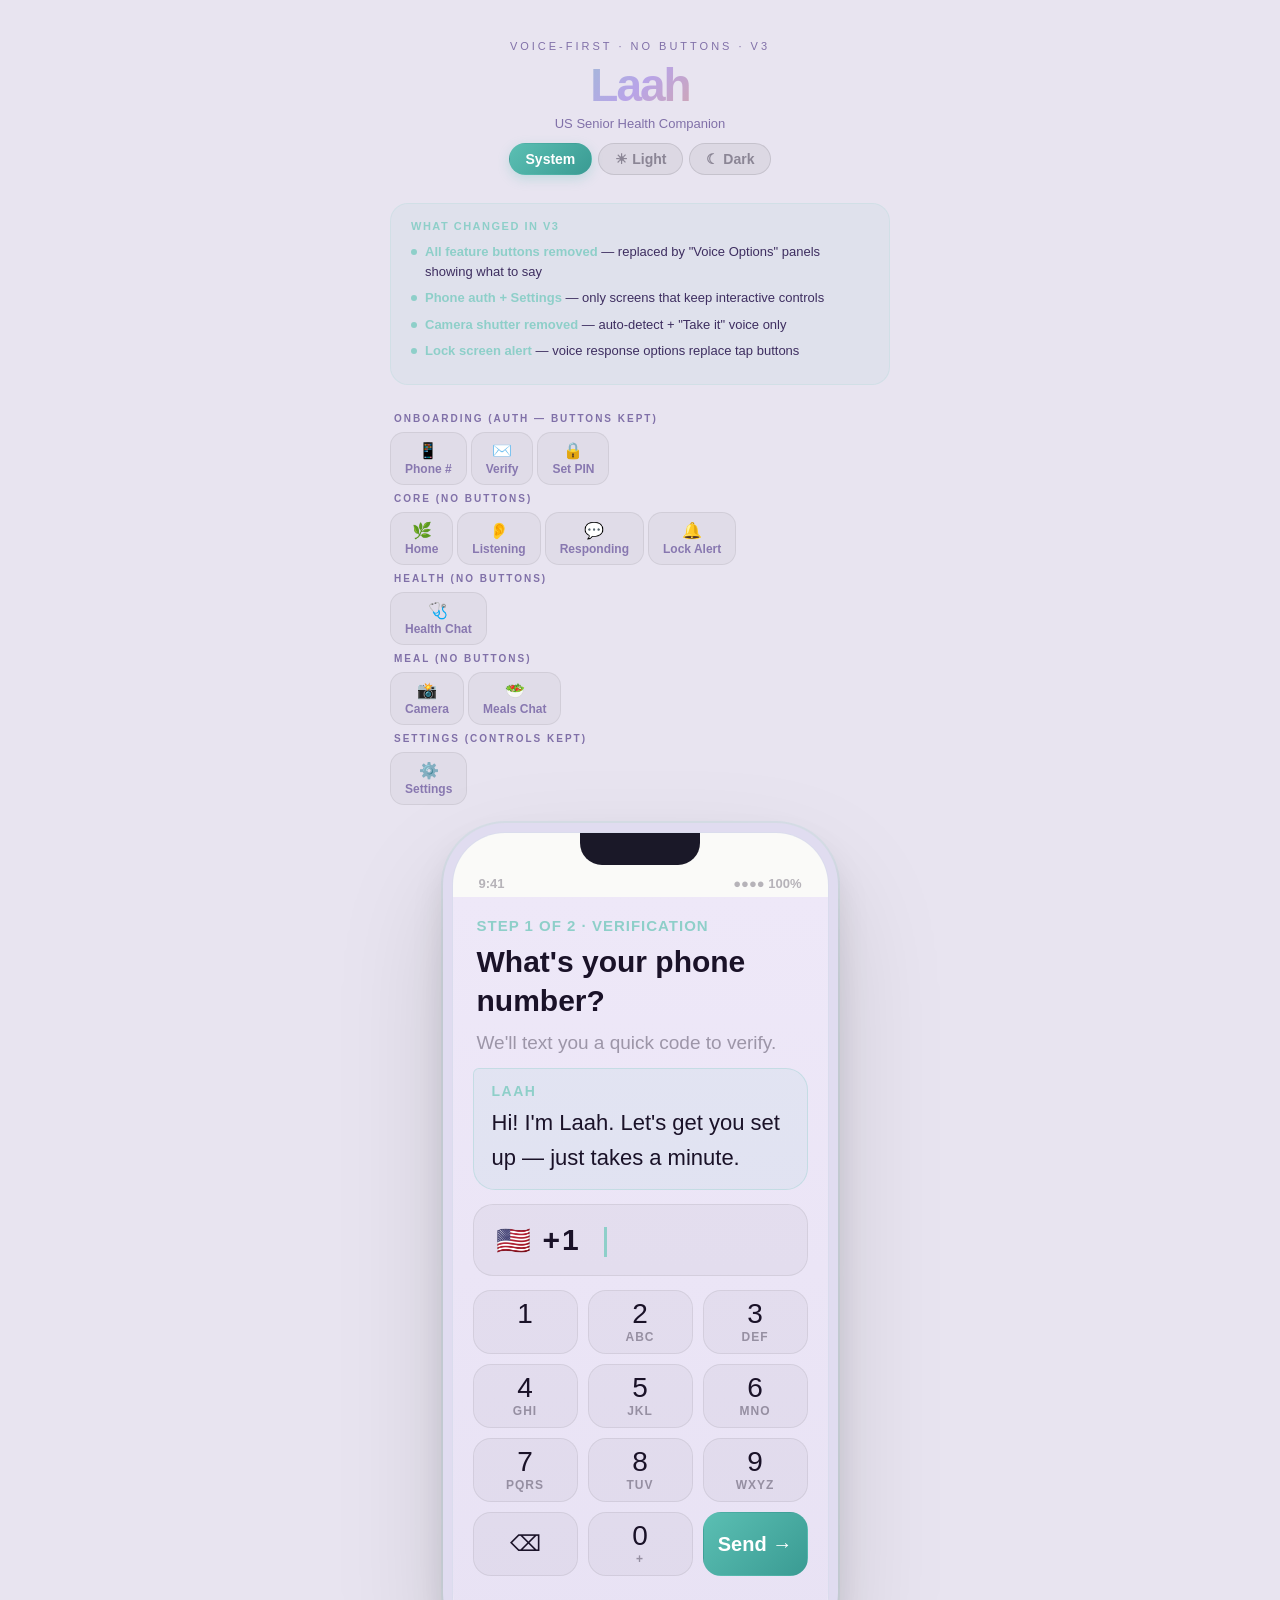
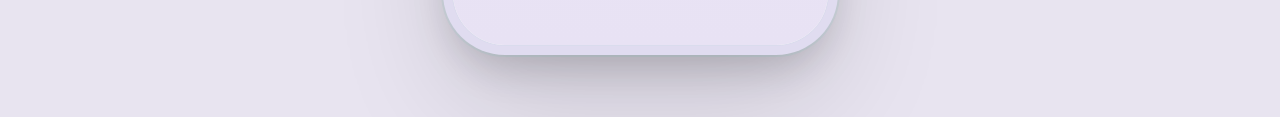
<file: laah/Laah_Senior_App_Mockup_V3.html>
<!DOCTYPE html>
<html lang="en" data-theme="system">
<head>
<meta charset="UTF-8"/>
<meta name="viewport" content="width=device-width,initial-scale=1.0"/>
<title>Laah — Voice-First UX v3</title>
<style>
/* ═══════════════════════════════════════════════════
   CSS VARIABLES
═══════════════════════════════════════════════════ */
:root{
  --teal:       #5BBFB3;
  --teal-label: #8ECFC9;
  --teal-soft:  rgba(142,207,201,.08);
  --teal-border:rgba(142,207,201,.18);
  --amber:      #E8A87C;
  --green:      #64C483;
  --red:        #E07070;
  --purple:     #B8A4E8;

  --bg-page:    #0C0B12;
  --bg-phone:   #12111A;
  --bg-card:    rgba(255,255,255,.045);
  --bg-card-alt:rgba(255,255,255,.065);
  --bg-bubble:  rgba(142,207,201,.08);
  --bg-notch:   #08070F;
  --bg-bnav:    rgba(14,13,22,.97);
  --bg-keypad:  rgba(255,255,255,.035);

  --border-card:  rgba(255,255,255,.08);
  --border-subtle:rgba(255,255,255,.055);
  --border-laah:  rgba(142,207,201,.18);
  --border-bnav:  rgba(255,255,255,.055);

  --txt-primary:  #F0EBE3;
  --txt-secondary:rgba(240,235,227,.52);
  --txt-dim:      rgba(255,255,255,.28);
  --txt-dimmer:   rgba(255,255,255,.16);
  --txt-label:    rgba(142,207,201,.6);
  --txt-status:   rgba(255,255,255,.3);

  --shell-mid:    #1A1820;
  --shell-outer:  rgba(142,207,201,.06);
  --shell-shadow: rgba(0,0,0,.75);

  --page-txt:     #C8BEE0;
  --page-dim:     #6B5F8A;
  --tab-bg:       rgba(255,255,255,.04);
  --tab-border:   rgba(255,255,255,.07);
  --tab-txt:      #7A6EA0;
  --philo-bg:     rgba(142,207,201,.07);

  --toggle-off:   rgba(255,255,255,.1);
  --chevron:      rgba(255,255,255,.2);
  --setting-hi:   rgba(142,207,201,.08);
  --setting-hi-b: rgba(142,207,201,.2);

  --notif-bg:     rgba(255,255,255,.07);
  --notif-border: rgba(255,255,255,.1);
  --notif-div:    rgba(255,255,255,.07);
  --lock-time:    rgba(255,255,255,.9);
  --lock-date:    rgba(255,255,255,.38);
  --lock-hint:    rgba(255,255,255,.18);

  --badge-good:rgba(100,196,131,.15);
  --badge-warn:rgba(232,168,124,.15);
  --badge-bad: rgba(224,112,112,.15);

  --orb1: rgba(91,191,179,.35);
  --orb2: rgba(91,191,179,.1);
  --cam-hint: rgba(0,0,0,.55);
  --cam-hint-b: rgba(142,207,201,.25);
  --scan: #8ECFC9;

  --gr-home:    linear-gradient(180deg,#12111A 0%,#0E1018 100%);
  --gr-listen:  linear-gradient(180deg,#0D1218 0%,#0A1016 100%);
  --gr-respond: linear-gradient(180deg,#0D1218 0%,#0A1016 100%);
  --gr-health:  linear-gradient(180deg,#12101A 0%,#0E0D16 100%);
  --gr-meds:    linear-gradient(180deg,#12101A 0%,#0E0D16 100%);
  --gr-meal:    linear-gradient(180deg,#0E1A10 0%,#0C160E 100%);
  --gr-set:     linear-gradient(180deg,#12101A 0%,#0E0D16 100%);
  --gr-ob:      linear-gradient(180deg,#0D1118 0%,#10111E 100%);
  --gr-lock:    linear-gradient(170deg,#0A0E14 0%,#0D1118 100%);
  --gr-cam:     linear-gradient(180deg,#0D1A0E,#0E1A10);

  --mode-bg:    rgba(255,255,255,.05);
  --mode-border:rgba(255,255,255,.1);
  --mode-txt:   rgba(255,255,255,.45);
}

/* ── LIGHT ── */
@media(prefers-color-scheme:light){
  :root:not([data-theme="dark"]){
    --bg-page:#E8E4F0;--bg-phone:#FAFAF8;--bg-card:rgba(0,0,0,.03);
    --bg-card-alt:rgba(0,0,0,.05);--bg-bubble:rgba(91,191,179,.07);
    --bg-notch:#1A1828;--bg-bnav:rgba(250,250,248,.96);--bg-keypad:rgba(0,0,0,.03);
    --border-card:rgba(0,0,0,.07);--border-subtle:rgba(0,0,0,.05);
    --border-laah:rgba(91,191,179,.22);--border-bnav:rgba(0,0,0,.07);
    --txt-primary:#1A1228;--txt-secondary:rgba(26,18,40,.5);
    --txt-dim:rgba(26,18,40,.38);--txt-dimmer:rgba(26,18,40,.22);
    --txt-label:rgba(45,140,134,.75);--txt-status:rgba(26,18,40,.3);
    --shell-mid:#E0DCF0;--shell-outer:rgba(91,191,179,.1);--shell-shadow:rgba(0,0,0,.15);
    --page-txt:#3E2E60;--page-dim:#8070A8;--tab-bg:rgba(0,0,0,.03);
    --tab-border:rgba(0,0,0,.07);--tab-txt:#8878B0;--philo-bg:rgba(91,191,179,.06);
    --toggle-off:rgba(0,0,0,.1);--chevron:rgba(0,0,0,.2);
    --setting-hi:rgba(91,191,179,.07);--setting-hi-b:rgba(91,191,179,.22);
    --notif-bg:rgba(255,255,255,.65);--notif-border:rgba(0,0,0,.08);
    --notif-div:rgba(0,0,0,.06);--lock-time:rgba(26,18,40,.9);
    --lock-date:rgba(26,18,40,.42);--lock-hint:rgba(26,18,40,.2);
    --badge-good:rgba(100,196,131,.12);--badge-warn:rgba(232,168,124,.12);--badge-bad:rgba(224,112,112,.12);
    --orb1:rgba(91,191,179,.25);--orb2:rgba(91,191,179,.07);
    --cam-hint:rgba(255,255,255,.72);--cam-hint-b:rgba(58,155,147,.25);--scan:#3A9B93;
    --gr-home:linear-gradient(180deg,#F4F0FC 0%,#EEE8F8 100%);
    --gr-listen:linear-gradient(180deg,#EBF7F5 0%,#E4F2F0 100%);
    --gr-respond:linear-gradient(180deg,#EBF7F5 0%,#E4F2F0 100%);
    --gr-health:linear-gradient(180deg,#F5F0FC 0%,#EEE8F8 100%);
    --gr-meds:linear-gradient(180deg,#F5F0FC 0%,#EEE8F8 100%);
    --gr-meal:linear-gradient(180deg,#EEF8F0 0%,#E8F5EA 100%);
    --gr-set:linear-gradient(180deg,#F5F0FC 0%,#EEE8F8 100%);
    --gr-ob:linear-gradient(180deg,#EEE8F8 0%,#E8E2F4 100%);
    --gr-lock:linear-gradient(170deg,#C8C4DC 0%,#D0CCE4 100%);
    --gr-cam:linear-gradient(180deg,#1A2A1C,#1E2E20);
    --mode-bg:rgba(0,0,0,.05);--mode-border:rgba(0,0,0,.1);--mode-txt:rgba(26,18,40,.42);
  }
}
[data-theme="light"]{
  --bg-page:#E8E4F0;--bg-phone:#FAFAF8;--bg-card:rgba(0,0,0,.03);
  --bg-card-alt:rgba(0,0,0,.05);--bg-bubble:rgba(91,191,179,.07);
  --bg-notch:#1A1828;--bg-bnav:rgba(250,250,248,.96);--bg-keypad:rgba(0,0,0,.03);
  --border-card:rgba(0,0,0,.07);--border-subtle:rgba(0,0,0,.05);
  --border-laah:rgba(91,191,179,.22);--border-bnav:rgba(0,0,0,.07);
  --txt-primary:#1A1228;--txt-secondary:rgba(26,18,40,.5);
  --txt-dim:rgba(26,18,40,.38);--txt-dimmer:rgba(26,18,40,.22);
  --txt-label:rgba(45,140,134,.75);--txt-status:rgba(26,18,40,.3);
  --shell-mid:#E0DCF0;--shell-outer:rgba(91,191,179,.1);--shell-shadow:rgba(0,0,0,.15);
  --page-txt:#3E2E60;--page-dim:#8070A8;--tab-bg:rgba(0,0,0,.03);
  --tab-border:rgba(0,0,0,.07);--tab-txt:#8878B0;--philo-bg:rgba(91,191,179,.06);
  --toggle-off:rgba(0,0,0,.1);--chevron:rgba(0,0,0,.2);
  --setting-hi:rgba(91,191,179,.07);--setting-hi-b:rgba(91,191,179,.22);
  --notif-bg:rgba(255,255,255,.65);--notif-border:rgba(0,0,0,.08);
  --notif-div:rgba(0,0,0,.06);--lock-time:rgba(26,18,40,.9);
  --lock-date:rgba(26,18,40,.42);--lock-hint:rgba(26,18,40,.2);
  --badge-good:rgba(100,196,131,.12);--badge-warn:rgba(232,168,124,.12);--badge-bad:rgba(224,112,112,.12);
  --orb1:rgba(91,191,179,.25);--orb2:rgba(91,191,179,.07);
  --cam-hint:rgba(255,255,255,.72);--cam-hint-b:rgba(58,155,147,.25);--scan:#3A9B93;
  --gr-home:linear-gradient(180deg,#F4F0FC 0%,#EEE8F8 100%);
  --gr-listen:linear-gradient(180deg,#EBF7F5 0%,#E4F2F0 100%);
  --gr-respond:linear-gradient(180deg,#EBF7F5 0%,#E4F2F0 100%);
  --gr-health:linear-gradient(180deg,#F5F0FC 0%,#EEE8F8 100%);
  --gr-meds:linear-gradient(180deg,#F5F0FC 0%,#EEE8F8 100%);
  --gr-meal:linear-gradient(180deg,#EEF8F0 0%,#E8F5EA 100%);
  --gr-set:linear-gradient(180deg,#F5F0FC 0%,#EEE8F8 100%);
  --gr-ob:linear-gradient(180deg,#EEE8F8 0%,#E8E2F4 100%);
  --gr-lock:linear-gradient(170deg,#C8C4DC 0%,#D0CCE4 100%);
  --gr-cam:linear-gradient(180deg,#1A2A1C,#1E2E20);
  --mode-bg:rgba(0,0,0,.05);--mode-border:rgba(0,0,0,.1);--mode-txt:rgba(26,18,40,.42);
}
[data-theme="dark"]{
  --bg-page:#0C0B12;--bg-phone:#12111A;--bg-card:rgba(255,255,255,.045);
  --bg-card-alt:rgba(255,255,255,.065);--bg-bubble:rgba(142,207,201,.08);
  --bg-notch:#08070F;--bg-bnav:rgba(14,13,22,.97);--bg-keypad:rgba(255,255,255,.035);
  --border-card:rgba(255,255,255,.08);--border-subtle:rgba(255,255,255,.055);
  --border-laah:rgba(142,207,201,.18);--border-bnav:rgba(255,255,255,.055);
  --txt-primary:#F0EBE3;--txt-secondary:rgba(240,235,227,.52);
  --txt-dim:rgba(255,255,255,.28);--txt-dimmer:rgba(255,255,255,.16);
  --txt-label:rgba(142,207,201,.6);--txt-status:rgba(255,255,255,.3);
  --shell-mid:#1A1820;--shell-outer:rgba(142,207,201,.06);--shell-shadow:rgba(0,0,0,.75);
  --page-txt:#C8BEE0;--page-dim:#6B5F8A;--tab-bg:rgba(255,255,255,.04);
  --tab-border:rgba(255,255,255,.07);--tab-txt:#7A6EA0;--philo-bg:rgba(142,207,201,.07);
  --toggle-off:rgba(255,255,255,.1);--chevron:rgba(255,255,255,.2);
  --setting-hi:rgba(142,207,201,.08);--setting-hi-b:rgba(142,207,201,.2);
  --notif-bg:rgba(255,255,255,.07);--notif-border:rgba(255,255,255,.1);
  --notif-div:rgba(255,255,255,.07);--lock-time:rgba(255,255,255,.9);
  --lock-date:rgba(255,255,255,.38);--lock-hint:rgba(255,255,255,.18);
  --badge-good:rgba(100,196,131,.15);--badge-warn:rgba(232,168,124,.15);--badge-bad:rgba(224,112,112,.15);
  --orb1:rgba(91,191,179,.35);--orb2:rgba(91,191,179,.1);
  --cam-hint:rgba(0,0,0,.55);--cam-hint-b:rgba(142,207,201,.25);--scan:#8ECFC9;
  --gr-home:linear-gradient(180deg,#12111A 0%,#0E1018 100%);
  --gr-listen:linear-gradient(180deg,#0D1218 0%,#0A1016 100%);
  --gr-respond:linear-gradient(180deg,#0D1218 0%,#0A1016 100%);
  --gr-health:linear-gradient(180deg,#12101A 0%,#0E0D16 100%);
  --gr-meds:linear-gradient(180deg,#12101A 0%,#0E0D16 100%);
  --gr-meal:linear-gradient(180deg,#0E1A10 0%,#0C160E 100%);
  --gr-set:linear-gradient(180deg,#12101A 0%,#0E0D16 100%);
  --gr-ob:linear-gradient(180deg,#0D1118 0%,#10111E 100%);
  --gr-lock:linear-gradient(170deg,#0A0E14 0%,#0D1118 100%);
  --gr-cam:linear-gradient(180deg,#0D1A0E,#0E1A10);
  --mode-bg:rgba(255,255,255,.05);--mode-border:rgba(255,255,255,.1);--mode-txt:rgba(255,255,255,.45);
}

/* ═══════════════════════════════════════════════════
   BASE
═══════════════════════════════════════════════════ */
*{box-sizing:border-box;margin:0;padding:0;}
::-webkit-scrollbar{width:0;}
body{
  background:var(--bg-page);
  font-family:-apple-system,BlinkMacSystemFont,'SF Pro Rounded','Helvetica Neue',sans-serif;
  min-height:100vh;display:flex;flex-direction:column;align-items:center;
  padding:40px 16px 72px;gap:28px;transition:background .3s;
}

/* ── Page chrome ── */
.page-head{text-align:center;}
.page-eye{font-size:11px;color:var(--page-dim);letter-spacing:3px;text-transform:uppercase;margin-bottom:6px;}
.page-brand{font-size:46px;font-weight:900;letter-spacing:-2px;
  background:linear-gradient(135deg,#8ECFC9,#B8A4E8,#E8A87C);
  -webkit-background-clip:text;-webkit-text-fill-color:transparent;}
.page-sub{font-size:13px;color:var(--page-dim);margin-top:4px;}

.mode-toggle{display:flex;gap:6px;margin-top:12px;justify-content:center;}
.mode-btn{background:var(--mode-bg);border:1.5px solid var(--mode-border);color:var(--mode-txt);
  border-radius:20px;padding:7px 16px;font-size:14px;font-weight:700;cursor:pointer;transition:all .2s;}
.mode-btn.active{background:linear-gradient(135deg,#5BBFB3,#3A9B93);border-color:transparent;color:#fff;box-shadow:0 4px 12px rgba(91,191,179,.28);}

.philo{background:var(--philo-bg);border:1.5px solid var(--teal-border);border-radius:18px;padding:16px 20px;max-width:500px;width:100%;}
.philo-title{font-size:11px;color:var(--teal-label);font-weight:800;letter-spacing:1.5px;text-transform:uppercase;margin-bottom:10px;}
.philo-row{display:flex;gap:8px;align-items:flex-start;margin-bottom:7px;}
.philo-dot{width:6px;height:6px;border-radius:50%;background:var(--teal-label);margin-top:7px;flex-shrink:0;}
.philo-txt{font-size:13px;color:var(--page-txt);line-height:1.5;}

.tabs-wrap{max-width:500px;width:100%;display:flex;flex-direction:column;gap:8px;}
.tab-group-label{font-size:10px;color:var(--page-dim);font-weight:700;letter-spacing:2px;text-transform:uppercase;padding:0 4px;}
.tabs{display:flex;gap:4px;flex-wrap:wrap;}
.tab{background:var(--tab-bg);border:1.5px solid var(--tab-border);border-radius:14px;
  padding:8px 14px;color:var(--tab-txt);font-weight:700;font-size:12px;
  cursor:pointer;transition:all .2s;display:flex;flex-direction:column;align-items:center;gap:2px;}
.tab-e{font-size:16px;}.tab-lbl{font-size:12px;}
.tab.t-ob.active{background:rgba(184,164,232,.13);border-color:rgba(184,164,232,.4);color:#B8A4E8;}
.tab.t-core.active{background:rgba(142,207,201,.14);border-color:rgba(142,207,201,.38);color:#5BBFB3;}
.tab.t-health.active{background:rgba(224,112,112,.11);border-color:rgba(224,112,112,.28);color:#E07070;}
.tab.t-meal.active{background:rgba(100,196,131,.11);border-color:rgba(100,196,131,.28);color:#64C483;}
.tab.t-settings.active{background:rgba(184,164,232,.11);border-color:rgba(184,164,232,.28);color:#B8A4E8;}

/* ── Phone shell ── */
.phone{
  width:375px;height:812px;border-radius:52px;flex-shrink:0;overflow:hidden;
  position:relative;display:flex;flex-direction:column;background:var(--bg-phone);
  box-shadow:0 0 0 1px rgba(142,207,201,.07),0 0 0 10px var(--shell-mid),
    0 0 0 12px var(--shell-outer),0 50px 120px var(--shell-shadow),0 20px 40px rgba(0,0,0,.18);
  transition:background .3s,box-shadow .3s;
}
.notch{position:absolute;top:0;left:50%;transform:translateX(-50%);
  width:120px;height:32px;background:var(--bg-notch);border-radius:0 0 22px 22px;z-index:100;}
.phone-inner{flex:1;display:flex;flex-direction:column;padding-top:38px;overflow:hidden;}
.sb{display:flex;justify-content:space-between;align-items:center;
  padding:0 26px;height:26px;font-size:13px;color:var(--txt-status);font-weight:600;flex-shrink:0;}
.screen{flex:1;display:flex;flex-direction:column;overflow:hidden;transition:background .3s;}

/* ── Bottom nav ── */
.bnav{flex-shrink:0;height:72px;background:var(--bg-bnav);border-top:1px solid var(--border-bnav);
  display:flex;align-items:center;justify-content:space-around;padding:0 8px 8px;}
.bnav-item{display:flex;flex-direction:column;align-items:center;gap:4px;
  flex:1;padding:8px 0;border-radius:14px;cursor:pointer;transition:all .2s;border:none;background:transparent;
  min-height:60px;}
.bnav-icon{font-size:24px;line-height:1;}
.bnav-lbl{font-size:12px;color:var(--txt-dim);font-weight:700;letter-spacing:.3px;text-transform:uppercase;}
.bnav-item.active .bnav-lbl{color:var(--teal-label);}
.bnav-item.active .bnav-icon{filter:drop-shadow(0 0 5px rgba(91,191,179,.5));}

/* ── Keyframes ── */
@keyframes fadeIn{from{opacity:0;}to{opacity:1;}}
@keyframes orbBreath{0%,100%{transform:scale(1);}50%{transform:scale(1.06);}}
@keyframes orbActive{0%,100%{transform:scale(1);}25%{transform:scale(1.09);}75%{transform:scale(1.04);}}
@keyframes ripple{0%{transform:scale(1);opacity:.5;}100%{transform:scale(2.8);opacity:0;}}
@keyframes waveBar{0%,100%{transform:scaleY(.15);}50%{transform:scaleY(1);}}
@keyframes pulse{0%,100%{opacity:.3;}50%{opacity:.9;}}
@keyframes slideUp{from{opacity:0;transform:translateY(18px);}to{opacity:1;transform:translateY(0);}}
@keyframes glowPulse{0%,100%{box-shadow:0 0 28px var(--orb1);}50%{box-shadow:0 0 58px rgba(91,191,179,.55);}}
@keyframes scanLine{0%{top:9%;}100%{top:78%;}}
@keyframes countPop{0%{transform:scale(.5);opacity:0;}50%{transform:scale(1.2);}100%{transform:scale(1);opacity:1;}}
@keyframes flashW{0%,100%{opacity:0;}30%{opacity:.9;}}
@keyframes voicePing{0%,100%{opacity:.4;transform:scale(1);}50%{opacity:1;transform:scale(1.08);}}
@keyframes dot1{0%,60%,100%{opacity:.2;}20%{opacity:1;}}
@keyframes dot2{0%,20%,80%,100%{opacity:.2;}40%{opacity:1;}}
@keyframes dot3{0%,40%,100%{opacity:.2;}60%{opacity:1;}}
@keyframes progressFill{from{width:0%;}to{width:100%;}}

/* ═══════════════════════════════════════════════════
   VOICE OPTIONS PANEL — replaces all action buttons
═══════════════════════════════════════════════════ */
.voice-panel{
  flex-shrink:0;
  padding:12px 16px 14px;
  border-top:1px solid var(--border-subtle);
  display:flex;flex-direction:column;gap:10px;
}
.voice-panel-label{
  display:flex;align-items:center;gap:7px;
  font-size:14px;color:var(--teal-label);font-weight:800;
  letter-spacing:1.5px;text-transform:uppercase;margin-bottom:2px;
}
.vpl-dot{width:7px;height:7px;border-radius:50%;background:var(--teal-label);animation:voicePing 2s infinite;}

.voice-opt{
  display:flex;align-items:center;gap:14px;
  padding:14px 16px;border-radius:20px;
  background:var(--bg-card);border:1px solid var(--border-card);
  cursor:pointer;transition:all .18s;
  min-height:64px;
}
.voice-opt:active{transform:scale(.98);}
.voice-opt-icon{
  width:44px;height:44px;border-radius:50%;flex-shrink:0;
  background:var(--teal-soft);border:1.5px solid var(--teal-border);
  display:flex;align-items:center;justify-content:center;
  font-size:20px;
}
.voice-opt-body{flex:1;min-width:0;}
.voice-opt-say{font-size:14px;color:var(--txt-dim);font-weight:700;letter-spacing:.5px;text-transform:uppercase;margin-bottom:4px;}
.voice-opt-phrase{font-size:20px;color:var(--txt-primary);font-weight:500;line-height:1.5;}

/* ═══════════════════════════════════════════════════
   SHARED: Laah message bubble
═══════════════════════════════════════════════════ */
.laah-msg{
  background:var(--bg-bubble);border:1.5px solid var(--border-laah);
  border-radius:6px 22px 22px 22px;padding:14px 18px;animation:slideUp .3s ease;
}
.laah-tag{font-size:14px;color:var(--teal-label);font-weight:800;letter-spacing:1.5px;text-transform:uppercase;margin-bottom:6px;}
.laah-txt{font-size:22px;color:var(--txt-primary);line-height:1.6;font-weight:400;}

/* Orb */
.orb-wrap{position:relative;display:flex;align-items:center;justify-content:center;width:200px;height:200px;}
.orb-ring{position:absolute;width:200px;height:200px;border-radius:50%;
  border:1.5px solid rgba(142,207,201,.14);animation:ripple 3.5s ease-out infinite;}
.orb-ring:nth-child(2){animation-delay:1.1s;}
.orb-ring:nth-child(3){animation-delay:2.2s;}
.orb{width:130px;height:130px;border-radius:50%;
  background:radial-gradient(circle at 35% 35%,#A8E6DF,#5BBFB3 40%,#3A9B93 70%,#1E5E5A);
  box-shadow:0 0 40px var(--orb1),0 0 80px var(--orb2);
  animation:orbBreath 4s ease-in-out infinite,glowPulse 4s ease-in-out infinite;
  display:flex;align-items:center;justify-content:center;position:relative;z-index:2;}
.orb-inner{width:50px;height:50px;border-radius:50%;background:rgba(255,255,255,.16);
  display:flex;align-items:center;justify-content:center;}

/* Screen header row */
.s-header{flex-shrink:0;padding:16px 22px 10px;display:flex;align-items:center;gap:14px;}
.s-orb-sm{width:46px;height:46px;border-radius:50%;flex-shrink:0;
  background:radial-gradient(circle at 35% 35%,#A8E6DF,#5BBFB3 50%,#1E5E5A);
  box-shadow:0 0 18px var(--orb1);animation:orbBreath 3s ease-in-out infinite;}
.s-orb-sm.green{background:radial-gradient(circle at 35% 35%,#A8F5C2,#64C483 50%,#2A7A4F);}
.s-hdr-sup{font-size:15px;color:var(--txt-label);font-weight:700;letter-spacing:1px;text-transform:uppercase;}
.s-hdr-title{font-size:28px;color:var(--txt-primary);font-weight:700;line-height:1.3;margin-top:2px;}
.s-hdr-sub{font-size:17px;color:var(--teal-label);opacity:.65;margin-top:2px;}

/* Settings toggle */
.toggle{width:64px;height:36px;border-radius:18px;flex-shrink:0;align-self:flex-start;margin-top:2px;
  position:relative;cursor:pointer;transition:all .25s;background:var(--toggle-off);}
.toggle.on{background:linear-gradient(135deg,#5BBFB3,#3A9B93);}
.toggle-thumb{position:absolute;top:4px;left:4px;width:28px;height:28px;border-radius:50%;
  background:#fff;transition:all .25s;box-shadow:0 2px 6px rgba(0,0,0,.25);}
.toggle.on .toggle-thumb{transform:translateX(28px);}

/* ═══════════════════════════════════════════════════
   ONBOARDING: PHONE AUTH — buttons KEPT
═══════════════════════════════════════════════════ */
#s-ob-phone,#s-ob-verify,#s-ob-pin{background:var(--gr-ob);}

.ob-header{flex-shrink:0;padding:20px 24px 10px;}
.ob-step{font-size:15px;color:var(--teal-label);font-weight:700;letter-spacing:1px;text-transform:uppercase;margin-bottom:8px;}
.ob-title{font-size:30px;color:var(--txt-primary);font-weight:700;line-height:1.3;}
.ob-sub{font-size:19px;color:var(--txt-dim);margin-top:8px;font-weight:400;line-height:1.6;}

.ob-laah{flex-shrink:0;margin:0 20px 14px;}

/* Phone display field */
.phone-display{
  flex-shrink:0;margin:0 20px 14px;
  background:var(--bg-card);border:1.5px solid var(--border-card);
  border-radius:20px;padding:18px 22px;
  display:flex;align-items:center;gap:12px;
}
.phone-flag{font-size:28px;flex-shrink:0;}
.phone-num{font-size:30px;color:var(--txt-primary);font-weight:600;letter-spacing:2px;flex:1;}
.phone-cursor{display:inline-block;width:3px;height:30px;background:var(--teal-label);
  margin-left:3px;vertical-align:middle;animation:pulse 1s infinite;}

/* Keypad */
.keypad{flex-shrink:0;padding:0 20px 12px;display:grid;grid-template-columns:repeat(3,1fr);gap:10px;}
.key{
  height:64px;border-radius:18px;border:none;cursor:pointer;
  background:var(--bg-keypad);border:1.5px solid var(--border-card);
  display:flex;flex-direction:column;align-items:center;justify-content:center;
  gap:2px;transition:all .15s;
}
.key:active{transform:scale(.93);background:var(--bg-card-alt);}
.key-num{font-size:28px;color:var(--txt-primary);font-weight:500;line-height:1;}
.key-letters{font-size:12px;color:var(--txt-dim);font-weight:600;letter-spacing:1px;text-transform:uppercase;}
.key.wide{grid-column:span 1;}
.key.primary{background:linear-gradient(135deg,#5BBFB3,#3A9B93);border-color:transparent;}
.key.primary .key-num{color:#fff;font-size:20px;font-weight:700;}
.key.backspace .key-num{font-size:22px;}

/* ──── JS-driven phone number display ──── */
/* defined in CSS custom var so nothing needed */

/* SMS code input */
.sms-boxes{
  flex-shrink:0;margin:0 20px 18px;
  display:flex;gap:10px;justify-content:center;
}
.sms-box{
  width:62px;height:72px;border-radius:18px;
  background:var(--bg-card);border:1.5px solid var(--border-card);
  display:flex;align-items:center;justify-content:center;
  font-size:32px;color:var(--txt-primary);font-weight:700;
  transition:all .2s;
}
.sms-box.active{border-color:var(--teal-label);background:var(--teal-soft);}
.sms-box.filled{border-color:rgba(142,207,201,.3);}

/* Auth submit button */
.auth-btn{
  flex-shrink:0;margin:0 20px 16px;
  height:64px;border-radius:22px;border:none;cursor:pointer;
  background:linear-gradient(135deg,#5BBFB3,#3A9B93);
  color:#fff;font-size:20px;font-weight:700;
  box-shadow:0 8px 24px rgba(91,191,179,.28);
  transition:all .18s;
}
.auth-btn:active{transform:scale(.97);}
.auth-btn:disabled{opacity:.4;cursor:default;}

/* PIN dots */
.pin-dots{flex-shrink:0;display:flex;gap:18px;justify-content:center;padding:10px 0 18px;}
.pin-dot{width:22px;height:22px;border-radius:50%;
  background:var(--bg-card);border:2px solid var(--border-card);transition:all .2s;}
.pin-dot.filled{background:var(--teal-label);border-color:var(--teal-label);}

/* ═══════════════════════════════════════════════════
   CHAT CONVERSATION UI — shared by Home, Health, Meals
═══════════════════════════════════════════════════ */

/* Top bar — always visible, no scroll */
.chat-topbar{
  flex-shrink:0;
  padding:12px 20px 10px;
  display:flex;align-items:center;justify-content:space-between;
  border-bottom:1px solid var(--border-subtle);
}
.chat-topbar-left{display:flex;align-items:center;gap:10px;}
.chat-orb-xs{
  width:34px;height:34px;border-radius:50%;flex-shrink:0;
  background:radial-gradient(circle at 35% 35%,#A8E6DF,#5BBFB3 50%,#1E5E5A);
  box-shadow:0 0 12px var(--orb1);
  animation:orbBreath 3.5s ease-in-out infinite;
}
.chat-brand{font-size:22px;font-weight:900;letter-spacing:-.5px;
  background:linear-gradient(135deg,#8ECFC9,#B8A4E8);
  -webkit-background-clip:text;-webkit-text-fill-color:transparent;}
.chat-badge{
  background:var(--teal-soft);border:1.5px solid var(--teal-border);
  border-radius:20px;padding:6px 14px;
  font-size:14px;color:var(--teal-label);font-weight:700;letter-spacing:.3px;
}
.chat-badge.amber{background:rgba(232,168,124,.1);border-color:rgba(232,168,124,.28);color:var(--amber);}

/* Scrollable thread — fills all remaining space */
.chat-thread{
  flex:1;overflow-y:auto;
  padding:16px 16px 10px;
  display:flex;flex-direction:column;gap:14px;
}
.chat-thread::-webkit-scrollbar{width:0;}

/* Timestamp divider */
.chat-ts{
  text-align:center;font-size:14px;color:var(--txt-dimmer);
  font-weight:600;letter-spacing:.3px;padding:4px 0 2px;
}

/* Laah message row */
.chat-row-laah{display:flex;flex-direction:column;gap:5px;align-items:flex-start;max-width:92%;}
.chat-sender{font-size:14px;color:var(--teal-label);font-weight:800;letter-spacing:1px;text-transform:uppercase;padding-left:4px;margin-bottom:1px;}
.chat-bubble-laah{
  background:var(--bg-bubble);border:1.5px solid var(--border-laah);
  border-radius:6px 20px 20px 20px;padding:14px 18px;
}
.chat-bubble-laah p{font-size:21px;color:var(--txt-primary);line-height:1.6;font-weight:400;}

/* User message row */
.chat-row-user{
  display:flex;flex-direction:column;align-items:flex-end;max-width:88%;align-self:flex-end;
}
.chat-bubble-user{
  background:var(--bg-card-alt);border:1.5px solid var(--border-card);
  border-radius:20px 20px 6px 20px;padding:14px 18px;
}
.chat-bubble-user p{font-size:21px;color:var(--txt-secondary);line-height:1.6;font-weight:400;}

/* Typing indicator — three dots */
.chat-typing{display:flex;align-items:center;gap:7px;padding:14px 18px;}
.tdot{width:10px;height:10px;border-radius:50%;background:var(--teal-label);}
.tdot:nth-child(1){animation:dot1 1.2s infinite;}
.tdot:nth-child(2){animation:dot2 1.2s infinite;}
.tdot:nth-child(3){animation:dot3 1.2s infinite;}

/* ── Inline data cards (embedded in chat thread) ── */
.chat-card{
  background:var(--bg-card);border:1.5px solid var(--border-card);
  border-radius:18px;overflow:hidden;width:100%;
}
.chat-card-head{
  padding:13px 16px 11px;
  font-size:15px;color:var(--teal-label);font-weight:800;letter-spacing:1px;text-transform:uppercase;
  border-bottom:1px solid var(--border-subtle);
}
.chat-card-body{padding:12px 16px 14px;display:flex;flex-direction:column;gap:12px;}

/* Vital row inside card */
.ccard-vital{display:flex;align-items:center;gap:12px;}
.ccard-vital-icon{font-size:26px;width:36px;text-align:center;flex-shrink:0;}
.ccard-vital-info{flex:1;}
.ccard-vital-lbl{font-size:16px;color:var(--txt-dim);font-weight:600;text-transform:uppercase;letter-spacing:.4px;}
.ccard-vital-val{font-size:26px;color:var(--txt-primary);font-weight:700;line-height:1.2;margin-top:2px;}
.ccard-vital-sub{font-size:15px;color:var(--txt-dim);margin-top:2px;}
/* Status badge — pill shape with text label (color + shape + text: covers color-blind users) */
.ccard-badge{
  border-radius:20px;padding:6px 10px;
  display:flex;flex-direction:column;align-items:center;justify-content:center;
  flex-shrink:0;font-weight:800;min-width:52px;gap:1px;
}
.ccard-badge-symbol{font-size:16px;line-height:1;}
.ccard-badge-txt{font-size:13px;font-weight:800;letter-spacing:.3px;line-height:1;}
.ccard-badge.good{background:var(--badge-good);color:var(--green);}
.ccard-badge.warn{background:var(--badge-warn);color:var(--amber);}
.ccard-badge.bad {background:var(--badge-bad); color:var(--red);}

/* Med row inside card */
.ccard-med{display:flex;align-items:center;gap:12px;}
.ccard-med-icon{font-size:26px;width:36px;text-align:center;flex-shrink:0;}
.ccard-med-info{flex:1;}
.ccard-med-name{font-size:21px;color:var(--txt-primary);font-weight:600;line-height:1.4;}
.ccard-med-dose{font-size:17px;color:var(--txt-dim);margin-top:3px;line-height:1.4;}
/* Med check — pill with text for accessibility */
.ccard-med-check{
  border-radius:16px;padding:6px 10px;
  display:flex;flex-direction:column;align-items:center;gap:1px;
  flex-shrink:0;font-weight:800;min-width:52px;
}
.ccard-med-check-sym{font-size:16px;line-height:1;}
.ccard-med-check-txt{font-size:13px;font-weight:800;letter-spacing:.3px;line-height:1;}
.ccard-med-done{background:var(--badge-good);color:var(--green);}
.ccard-med-todo{background:var(--bg-card);border:1.5px solid var(--border-card);color:var(--txt-dim);}

/* Nutrition row inside card */
.ccard-nutr{display:flex;align-items:center;gap:10px;}
.ccard-nutr-lbl{font-size:16px;color:var(--txt-dim);font-weight:600;width:68px;flex-shrink:0;}
.ccard-nutr-bg{flex:1;height:10px;background:var(--bg-card-alt);border-radius:5px;overflow:hidden;}
.ccard-nutr-fill{height:100%;border-radius:5px;}
.ccard-nutr-val{font-size:16px;color:var(--txt-secondary);font-weight:700;width:46px;text-align:right;flex-shrink:0;}

/* Meal photo bubble */
.chat-photo-bubble{
  background:var(--bg-card);border:1.5px solid var(--border-card);
  border-radius:20px 20px 6px 20px;overflow:hidden;width:200px;
  display:flex;flex-direction:column;align-items:center;
}
.chat-photo-inner{
  width:100%;height:120px;
  background:linear-gradient(135deg,rgba(91,191,179,.1),rgba(100,196,131,.08));
  display:flex;align-items:center;justify-content:center;font-size:52px;
}
.chat-photo-lbl{font-size:16px;color:var(--txt-dim);padding:10px 14px;font-weight:500;}

/* ── LEGACY (kept for listening / responding screens) ── */
#s-home{background:var(--gr-home);animation:fadeIn .3s;}
.home-top{padding:14px 24px 0;display:flex;justify-content:space-between;align-items:center;flex-shrink:0;}
.home-brand{font-size:22px;font-weight:900;letter-spacing:-.5px;
  background:linear-gradient(135deg,#8ECFC9,#B8A4E8);
  -webkit-background-clip:text;-webkit-text-fill-color:transparent;}
.home-badge{background:var(--teal-soft);border:1.5px solid var(--teal-border);
  border-radius:20px;padding:5px 12px;font-size:12px;color:var(--teal-label);font-weight:700;}
.orb-area{flex:1;display:flex;flex-direction:column;align-items:center;justify-content:center;}
.orb-status{margin-top:20px;font-size:18px;color:var(--txt-label);font-weight:500;text-align:center;}
.orb-hint{font-size:15px;color:var(--txt-dimmer);font-weight:400;margin-top:6px;text-align:center;}
.conv-area{flex-shrink:0;padding:0 20px 16px;}

/* ═══════════════════════════════════════════════════
   LISTENING
═══════════════════════════════════════════════════ */
#s-listen{background:var(--gr-listen);}
.listen-body{flex:1;display:flex;flex-direction:column;align-items:center;justify-content:center;}
.listen-orb{width:140px;height:140px;border-radius:50%;
  background:radial-gradient(circle at 35% 35%,#A8E6DF,#5BBFB3 40%,#3A9B93 70%,#1E5E5A);
  box-shadow:0 0 60px rgba(91,191,179,.5),0 0 120px rgba(91,191,179,.18);
  animation:orbActive 1.2s ease-in-out infinite;
  display:flex;align-items:center;justify-content:center;margin-bottom:18px;}
.wave-bars{display:flex;align-items:center;gap:5px;height:48px;margin-bottom:8px;}
.wave-bar{width:5px;border-radius:4px;
  background:linear-gradient(180deg,var(--teal-label),rgba(142,207,201,.25));
  animation:waveBar 1s ease-in-out infinite;}
.wave-bar:nth-child(1){height:16px;animation-delay:.0s;}
.wave-bar:nth-child(2){height:28px;animation-delay:.1s;}
.wave-bar:nth-child(3){height:44px;animation-delay:.2s;}
.wave-bar:nth-child(4){height:36px;animation-delay:.3s;}
.wave-bar:nth-child(5){height:48px;animation-delay:.4s;}
.wave-bar:nth-child(6){height:36px;animation-delay:.3s;}
.wave-bar:nth-child(7){height:44px;animation-delay:.2s;}
.wave-bar:nth-child(8){height:28px;animation-delay:.1s;}
.wave-bar:nth-child(9){height:16px;animation-delay:.0s;}
.listen-lbl{font-size:18px;color:var(--txt-label);font-weight:500;}
.user-bubble{flex-shrink:0;padding:16px 20px;}
.user-speech{background:var(--bg-card-alt);border:1.5px solid var(--border-card);
  border-radius:22px 22px 6px 22px;padding:14px 18px;}
.user-speech-tag{font-size:11px;color:var(--txt-dim);font-weight:700;letter-spacing:2px;text-transform:uppercase;margin-bottom:6px;}
.user-speech-txt{font-size:22px;color:var(--txt-primary);line-height:1.6;font-weight:400;}
.cursor-blink{display:inline-block;width:3px;height:22px;background:var(--teal-label);
  margin-left:3px;vertical-align:middle;animation:pulse 1s infinite;}

/* ═══════════════════════════════════════════════════
   RESPONDING
═══════════════════════════════════════════════════ */
#s-respond{background:var(--gr-respond);}
.respond-top{flex-shrink:0;display:flex;flex-direction:column;align-items:center;padding:24px 20px 14px;}
.respond-orb{width:96px;height:96px;border-radius:50%;
  background:radial-gradient(circle at 35% 35%,#A8E6DF,#5BBFB3 40%,#3A9B93 70%,#1E5E5A);
  box-shadow:0 0 50px rgba(91,191,179,.5),0 0 100px rgba(91,191,179,.18);
  animation:orbBreath 2.5s ease-in-out infinite;
  display:flex;align-items:center;justify-content:center;}
.respond-bars{display:flex;align-items:center;gap:4px;height:26px;margin-top:14px;}
.rbar{width:4px;border-radius:3px;
  background:linear-gradient(180deg,var(--teal-label),rgba(142,207,201,.25));
  animation:waveBar .8s ease-in-out infinite;}
.rbar:nth-child(1){height:11px;animation-delay:.0s;}
.rbar:nth-child(2){height:19px;animation-delay:.1s;}
.rbar:nth-child(3){height:25px;animation-delay:.2s;}
.rbar:nth-child(4){height:19px;animation-delay:.3s;}
.rbar:nth-child(5){height:11px;animation-delay:.4s;}
.respond-lbl{font-size:18px;color:var(--txt-label);font-weight:500;margin-top:10px;}
.conv-scroll{flex:1;overflow-y:auto;padding:0 20px 10px;display:flex;flex-direction:column;gap:12px;}
.msg-user{background:var(--bg-card-alt);border:1.5px solid var(--border-card);
  border-radius:22px 22px 6px 22px;padding:14px 18px;align-self:flex-end;max-width:90%;}
.msg-user-txt{font-size:20px;color:var(--txt-secondary);line-height:1.6;font-weight:400;}
.msg-laah{background:var(--bg-bubble);border:1.5px solid var(--border-laah);
  border-radius:6px 22px 22px 22px;padding:16px 18px;max-width:95%;}
.msg-laah-tag{font-size:11px;color:var(--teal-label);font-weight:800;letter-spacing:2px;text-transform:uppercase;margin-bottom:8px;}
.msg-laah-txt{font-size:22px;color:var(--txt-primary);line-height:1.6;font-weight:400;}

/* ═══════════════════════════════════════════════════
   LOCK SCREEN
═══════════════════════════════════════════════════ */
#s-notif{background:var(--gr-lock);position:relative;}
.lock-blur{position:absolute;inset:0;background:radial-gradient(ellipse at 50% 28%,rgba(142,207,201,.06) 0%,transparent 60%);}
.lock-time-area{flex-shrink:0;display:flex;flex-direction:column;align-items:center;padding:28px 20px 18px;position:relative;z-index:2;}
.lock-time{font-size:72px;font-weight:200;color:var(--lock-time);letter-spacing:-2px;line-height:1;}
.lock-date{font-size:20px;color:var(--lock-date);font-weight:400;margin-top:6px;}
.notif-card{margin:0 18px;background:var(--notif-bg);border:1.5px solid var(--notif-border);
  border-radius:28px;overflow:hidden;position:relative;z-index:2;flex-shrink:0;backdrop-filter:blur(20px);}
.notif-top{padding:16px 20px 14px;border-bottom:1px solid var(--notif-div);display:flex;align-items:center;gap:12px;}
.notif-orb-sm{width:42px;height:42px;border-radius:50%;flex-shrink:0;
  background:radial-gradient(circle at 35% 35%,#A8E6DF,#5BBFB3 50%,#1E5E5A);
  box-shadow:0 0 14px rgba(91,191,179,.3);}
.notif-from{font-size:18px;color:var(--txt-secondary);font-weight:600;}
.notif-when{font-size:15px;color:var(--txt-dim);margin-top:2px;}
.notif-body{padding:16px 20px 18px;}
.notif-txt{font-size:24px;color:var(--txt-primary);line-height:1.6;font-weight:400;}

/* Voice response area replaces tap buttons */
.notif-voice{padding:0 18px 18px;display:flex;flex-direction:column;gap:8px;position:relative;z-index:2;}
.notif-voice-label{font-size:14px;color:var(--teal-label);font-weight:800;letter-spacing:1px;text-transform:uppercase;
  display:flex;align-items:center;gap:7px;margin-bottom:2px;}
.notif-voice-opt{
  background:var(--bg-card);border:1px solid var(--border-card);
  border-radius:18px;padding:14px 16px;
  display:flex;align-items:center;gap:12px;cursor:pointer;
  min-height:64px;
}
.nvo-icon{font-size:22px;width:36px;text-align:center;flex-shrink:0;}
.nvo-txt{font-size:20px;color:var(--txt-primary);font-weight:500;line-height:1.5;}

/* ═══════════════════════════════════════════════════
   HEALTH SUMMARY
═══════════════════════════════════════════════════ */
#s-health{background:var(--gr-health);}
.vitals-scroll{flex:1;overflow-y:auto;padding:0 20px 10px;display:flex;flex-direction:column;gap:10px;}
.vital-card{background:var(--bg-card);border:1.5px solid var(--border-card);
  border-radius:20px;padding:18px 20px;display:flex;align-items:center;gap:16px;}
.vital-icon{font-size:36px;width:50px;text-align:center;flex-shrink:0;}
.vital-info{flex:1;}
.vital-lbl{font-size:15px;color:var(--txt-dim);font-weight:600;letter-spacing:.5px;text-transform:uppercase;}
.vital-val{font-size:32px;color:var(--txt-primary);font-weight:700;line-height:1.1;margin-top:2px;}
.vital-sub{font-size:16px;color:var(--txt-dim);margin-top:2px;}
.vital-badge{width:44px;height:44px;border-radius:50%;display:flex;align-items:center;justify-content:center;font-size:20px;flex-shrink:0;font-weight:800;}
.vb-good{background:var(--badge-good);color:var(--green);}
.vb-warn{background:var(--badge-warn);color:var(--amber);}
.vb-bad {background:var(--badge-bad); color:var(--red);}

/* ═══════════════════════════════════════════════════
   MEDICATION
═══════════════════════════════════════════════════ */
#s-meds{background:var(--gr-meds);}
.meds-list{flex:1;overflow-y:auto;padding:0 20px 10px;display:flex;flex-direction:column;gap:10px;}
.med-card{background:var(--bg-card);border:1.5px solid var(--border-card);
  border-radius:20px;padding:18px 20px;display:flex;align-items:center;gap:16px;}
.med-card.taken{opacity:.38;}
.med-icon{font-size:36px;width:52px;text-align:center;flex-shrink:0;}
.med-info{flex:1;}
.med-name{font-size:24px;color:var(--txt-primary);font-weight:700;line-height:1.2;}
.med-dose{font-size:18px;color:var(--txt-dim);margin-top:3px;}
.med-check{width:50px;height:50px;border-radius:50%;display:flex;align-items:center;justify-content:center;flex-shrink:0;}
.med-done{background:var(--badge-good);color:var(--green);font-size:22px;}
.med-todo{background:var(--bg-card);border:2px solid var(--border-card);font-size:18px;color:var(--txt-dim);}

/* ═══════════════════════════════════════════════════
   MEAL CAMERA — no shutter button
═══════════════════════════════════════════════════ */
#s-meal-photo{background:#000;}
.cam-view{flex:1;position:relative;overflow:hidden;background:var(--gr-cam);display:flex;flex-direction:column;}
.cam-hint{position:absolute;top:14px;left:14px;right:14px;z-index:10;
  background:var(--cam-hint);border:1.5px solid var(--cam-hint-b);
  border-radius:18px;padding:12px 16px;backdrop-filter:blur(10px);}
.cam-hint-txt{font-size:20px;color:var(--txt-primary);line-height:1.5;font-weight:400;}
.cam-guide{position:absolute;width:28px;height:28px;border-color:rgba(255,255,255,.38);border-style:solid;transition:border-color .4s;}
.cam-guide.tl{top:100px;left:28px;border-width:3px 0 0 3px;}
.cam-guide.tr{top:100px;right:28px;border-width:3px 3px 0 0;}
.cam-guide.bl{bottom:120px;left:28px;border-width:0 0 3px 3px;}
.cam-guide.br{bottom:120px;right:28px;border-width:0 3px 3px 0;}
.cam-guide.det{border-color:var(--scan);animation:voicePing 1s ease-in-out infinite;}
.cam-scan{position:absolute;left:28px;right:28px;height:2px;
  background:linear-gradient(90deg,transparent,var(--scan),transparent);
  animation:scanLine 2s ease-in-out infinite alternate;
  box-shadow:0 0 8px rgba(91,191,179,.45);}

@keyframes detectedRing{0%,100%{box-shadow:0 0 0 0 rgba(91,191,179,0);}50%{box-shadow:0 0 0 14px rgba(91,191,179,.3);}}
.countdown-wrap{position:absolute;top:50%;left:50%;transform:translate(-50%,-50%);
  z-index:20;display:flex;flex-direction:column;align-items:center;gap:8px;pointer-events:none;opacity:0;transition:opacity .3s;}
.countdown-wrap.vis{opacity:1;}
.cnt-ring{width:90px;height:90px;border-radius:50%;border:3px solid rgba(255,255,255,.12);
  position:relative;display:flex;align-items:center;justify-content:center;}
.cnt-ring svg{position:absolute;inset:0;width:100%;height:100%;transform:rotate(-90deg);}
.cnt-ring circle{fill:none;stroke:var(--scan);stroke-width:4;stroke-dasharray:251;
  stroke-dashoffset:251;stroke-linecap:round;transition:stroke-dashoffset .9s linear;}
.cnt-ring.go circle{stroke-dashoffset:0;}
.cnt-num{font-size:36px;font-weight:700;color:#fff;animation:countPop .35s ease;}
.cnt-lbl{font-size:17px;color:rgba(255,255,255,.7);font-weight:600;letter-spacing:.3px;}

/* Voice cue bar at bottom of camera — no button */
.cam-voice-bar{position:absolute;bottom:0;left:0;right:0;padding:14px 20px 22px;z-index:10;
  background:linear-gradient(0deg,rgba(0,0,0,.82) 0%,transparent 100%);
  display:flex;flex-direction:column;align-items:center;gap:8px;}
.cam-voice-pill{background:rgba(91,191,179,.15);border:1.5px solid rgba(91,191,179,.3);
  border-radius:22px;padding:10px 20px;
  font-size:18px;color:#8ECFC9;font-weight:700;letter-spacing:.3px;
  display:flex;align-items:center;gap:8px;}
.cam-vdot{width:7px;height:7px;border-radius:50%;background:#8ECFC9;animation:pulse 1.2s infinite;}
.cam-flash{position:absolute;inset:0;background:#fff;z-index:30;pointer-events:none;opacity:0;}
.cam-flash.flash{animation:flashW .45s ease;}

/* ═══════════════════════════════════════════════════
   MEAL RESULT
═══════════════════════════════════════════════════ */
#s-meal-result{background:var(--gr-meal);}
.meal-scroll{flex:1;overflow-y:auto;padding:0 20px 10px;display:flex;flex-direction:column;gap:10px;}
.food-card{background:var(--bg-card);border:1px solid var(--border-card);border-radius:20px;padding:16px 18px;}
.food-name{font-size:22px;color:var(--txt-primary);font-weight:600;}
.food-portion{font-size:17px;color:var(--txt-dim);margin-top:2px;}
.nutr-card{background:var(--bg-card);border:1.5px solid var(--border-card);border-radius:20px;padding:18px 20px;}
.nutr-head{font-size:15px;color:var(--txt-dim);font-weight:700;text-transform:uppercase;letter-spacing:.5px;margin-bottom:14px;}
.nutr-rows{display:flex;flex-direction:column;gap:10px;}
.nutr-row{display:flex;align-items:center;gap:10px;}
.nutr-lbl{font-size:16px;color:var(--txt-dim);font-weight:600;width:72px;flex-shrink:0;}
.nutr-bg{flex:1;height:10px;background:var(--bg-card-alt);border-radius:6px;overflow:hidden;}
.nutr-fill{height:100%;border-radius:6px;}
.nutr-val{font-size:16px;color:var(--txt-secondary);font-weight:600;width:44px;text-align:right;flex-shrink:0;}

/* ═══════════════════════════════════════════════════
   SETTINGS — controls kept
═══════════════════════════════════════════════════ */
#s-settings{background:var(--gr-set);}
.set-header{flex-shrink:0;padding:20px 24px 12px;}
.set-title{font-size:32px;color:var(--txt-primary);font-weight:700;}
.set-sub{font-size:18px;color:var(--txt-dim);margin-top:4px;}
.set-scroll{flex:1;overflow-y:auto;padding:0 20px 16px;display:flex;flex-direction:column;gap:10px;}
.set-section{font-size:14px;color:var(--txt-dim);font-weight:700;letter-spacing:1.5px;
  text-transform:uppercase;padding:10px 4px 4px;}
.set-row{background:var(--bg-card);border:1.5px solid var(--border-card);
  border-radius:20px;padding:16px 18px;display:flex;align-items:center;gap:12px;}
.set-row.hi{background:var(--setting-hi);border-color:var(--setting-hi-b);}
.set-icon{font-size:26px;width:36px;text-align:center;flex-shrink:0;align-self:flex-start;margin-top:2px;}
.set-info{flex:1;min-width:0;}
.set-title-row{font-size:19px;color:var(--txt-primary);font-weight:600;line-height:1.3;
  white-space:normal;overflow-wrap:break-word;}
.set-desc{font-size:14px;color:var(--txt-dim);margin-top:4px;line-height:1.45;
  white-space:normal;overflow-wrap:break-word;}
.chevron{font-size:20px;color:var(--chevron);flex-shrink:0;}
</style>
</head>
<body>

<!-- ══ Page Header ══ -->
<div class="page-head">
  <div class="page-eye">VOICE-FIRST · NO BUTTONS · v3</div>
  <div class="page-brand">Laah</div>
  <div class="page-sub">US Senior Health Companion</div>
  <div class="mode-toggle">
    <button class="mode-btn" id="btn-sys" onclick="setTheme('system')">System</button>
    <button class="mode-btn" id="btn-lgt" onclick="setTheme('light')">☀ Light</button>
    <button class="mode-btn" id="btn-drk" onclick="setTheme('dark')">☾ Dark</button>
  </div>
</div>

<!-- ══ Philosophy ══ -->
<div class="philo">
  <div class="philo-title">What changed in v3</div>
  <div class="philo-row"><div class="philo-dot"></div><div class="philo-txt"><strong style="color:var(--teal-label)">All feature buttons removed</strong> — replaced by "Voice Options" panels showing what to say</div></div>
  <div class="philo-row"><div class="philo-dot"></div><div class="philo-txt"><strong style="color:var(--teal-label)">Phone auth + Settings</strong> — only screens that keep interactive controls</div></div>
  <div class="philo-row"><div class="philo-dot"></div><div class="philo-txt"><strong style="color:var(--teal-label)">Camera shutter removed</strong> — auto-detect + "Take it" voice only</div></div>
  <div class="philo-row"><div class="philo-dot"></div><div class="philo-txt"><strong style="color:var(--teal-label)">Lock screen alert</strong> — voice response options replace tap buttons</div></div>
</div>

<!-- ══ Tabs ══ -->
<div class="tabs-wrap">
  <div class="tab-group-label">Onboarding (auth — buttons kept)</div>
  <div class="tabs">
    <div class="tab t-ob active" onclick="show('ob-phone')"><span class="tab-e">📱</span><span class="tab-lbl">Phone #</span></div>
    <div class="tab t-ob" onclick="show('ob-verify')"><span class="tab-e">✉️</span><span class="tab-lbl">Verify</span></div>
    <div class="tab t-ob" onclick="show('ob-pin')"><span class="tab-e">🔒</span><span class="tab-lbl">Set PIN</span></div>
  </div>
  <div class="tab-group-label">Core (no buttons)</div>
  <div class="tabs">
    <div class="tab t-core" onclick="show('home')"><span class="tab-e">🌿</span><span class="tab-lbl">Home</span></div>
    <div class="tab t-core" onclick="show('listen')"><span class="tab-e">👂</span><span class="tab-lbl">Listening</span></div>
    <div class="tab t-core" onclick="show('respond')"><span class="tab-e">💬</span><span class="tab-lbl">Responding</span></div>
    <div class="tab t-core" onclick="show('notif')"><span class="tab-e">🔔</span><span class="tab-lbl">Lock Alert</span></div>
  </div>
  <div class="tab-group-label">Health (no buttons)</div>
  <div class="tabs">
    <div class="tab t-health" onclick="show('health')"><span class="tab-e">🩺</span><span class="tab-lbl">Health Chat</span></div>
  </div>
  <div class="tab-group-label">Meal (no buttons)</div>
  <div class="tabs">
    <div class="tab t-meal" onclick="show('meal-photo')"><span class="tab-e">📸</span><span class="tab-lbl">Camera</span></div>
    <div class="tab t-meal" onclick="show('meals')"><span class="tab-e">🥗</span><span class="tab-lbl">Meals Chat</span></div>
  </div>
  <div class="tab-group-label">Settings (controls kept)</div>
  <div class="tabs">
    <div class="tab t-settings" onclick="show('settings')"><span class="tab-e">⚙️</span><span class="tab-lbl">Settings</span></div>
  </div>
</div>

<!-- ══ Phone Shell ══ -->
<div class="phone">
  <div class="notch"></div>
  <div class="phone-inner">
  <div class="sb" id="status-bar"><span>9:41</span><span>●●●● 100%</span></div>

  <!-- ═══════════════════════════════════════
       ONBOARDING: PHONE NUMBER
  ═══════════════════════════════════════ -->
  <div class="screen" id="s-ob-phone">
    <div class="ob-header">
      <div class="ob-step">Step 1 of 2 · Verification</div>
      <div class="ob-title">What's your phone number?</div>
      <div class="ob-sub">We'll text you a quick code to verify.</div>
    </div>

    <div class="ob-laah">
      <div class="laah-msg">
        <div class="laah-tag">Laah</div>
        <div class="laah-txt">Hi! I'm Laah. Let's get you set up — just takes a minute.</div>
      </div>
    </div>

    <div class="phone-display">
      <div class="phone-flag">🇺🇸</div>
      <div class="phone-num" id="phone-display">+1 <span id="phone-digits">&nbsp;</span><span class="phone-cursor"></span></div>
    </div>

    <div class="keypad" id="keypad-phone">
      <div class="key" onclick="keyPress('phone','1')"><div class="key-num">1</div><div class="key-letters">&nbsp;</div></div>
      <div class="key" onclick="keyPress('phone','2')"><div class="key-num">2</div><div class="key-letters">ABC</div></div>
      <div class="key" onclick="keyPress('phone','3')"><div class="key-num">3</div><div class="key-letters">DEF</div></div>
      <div class="key" onclick="keyPress('phone','4')"><div class="key-num">4</div><div class="key-letters">GHI</div></div>
      <div class="key" onclick="keyPress('phone','5')"><div class="key-num">5</div><div class="key-letters">JKL</div></div>
      <div class="key" onclick="keyPress('phone','6')"><div class="key-num">6</div><div class="key-letters">MNO</div></div>
      <div class="key" onclick="keyPress('phone','7')"><div class="key-num">7</div><div class="key-letters">PQRS</div></div>
      <div class="key" onclick="keyPress('phone','8')"><div class="key-num">8</div><div class="key-letters">TUV</div></div>
      <div class="key" onclick="keyPress('phone','9')"><div class="key-num">9</div><div class="key-letters">WXYZ</div></div>
      <div class="key backspace" onclick="keyPress('phone','⌫')"><div class="key-num">⌫</div></div>
      <div class="key" onclick="keyPress('phone','0')"><div class="key-num">0</div><div class="key-letters">+</div></div>
      <div class="key primary" id="phone-send-btn" onclick="show('ob-verify')"><div class="key-num">Send →</div></div>
    </div>
  </div>

  <!-- ═══════════════════════════════════════
       ONBOARDING: VERIFY SMS
  ═══════════════════════════════════════ -->
  <div class="screen" id="s-ob-verify" style="display:none;">
    <div class="ob-header">
      <div class="ob-step">Step 1 of 2 · Verification</div>
      <div class="ob-title">Check your texts</div>
      <div class="ob-sub">We sent a 4-digit code to your phone.</div>
    </div>

    <div class="ob-laah">
      <div class="laah-msg">
        <div class="laah-tag">Laah</div>
        <div class="laah-txt">The code is <strong>0000</strong> for this demo. Enter it below.</div>
      </div>
    </div>

    <div class="sms-boxes">
      <div class="sms-box active" id="sms-0"></div>
      <div class="sms-box" id="sms-1"></div>
      <div class="sms-box" id="sms-2"></div>
      <div class="sms-box" id="sms-3"></div>
    </div>

    <div class="keypad">
      <div class="key" onclick="keyPress('sms','1')"><div class="key-num">1</div><div class="key-letters">&nbsp;</div></div>
      <div class="key" onclick="keyPress('sms','2')"><div class="key-num">2</div><div class="key-letters">ABC</div></div>
      <div class="key" onclick="keyPress('sms','3')"><div class="key-num">3</div><div class="key-letters">DEF</div></div>
      <div class="key" onclick="keyPress('sms','4')"><div class="key-num">4</div><div class="key-letters">GHI</div></div>
      <div class="key" onclick="keyPress('sms','5')"><div class="key-num">5</div><div class="key-letters">JKL</div></div>
      <div class="key" onclick="keyPress('sms','6')"><div class="key-num">6</div><div class="key-letters">MNO</div></div>
      <div class="key" onclick="keyPress('sms','7')"><div class="key-num">7</div><div class="key-letters">PQRS</div></div>
      <div class="key" onclick="keyPress('sms','8')"><div class="key-num">8</div><div class="key-letters">TUV</div></div>
      <div class="key" onclick="keyPress('sms','9')"><div class="key-num">9</div><div class="key-letters">WXYZ</div></div>
      <div class="key backspace" onclick="keyPress('sms','⌫')"><div class="key-num">⌫</div></div>
      <div class="key" onclick="keyPress('sms','0')"><div class="key-num">0</div><div class="key-letters">+</div></div>
      <div class="key" style="background:transparent;border-color:transparent;"></div>
    </div>

    <button class="auth-btn" id="verify-btn" disabled onclick="show('ob-pin')">Verify Code</button>
  </div>

  <!-- ═══════════════════════════════════════
       ONBOARDING: SET PIN
  ═══════════════════════════════════════ -->
  <div class="screen" id="s-ob-pin" style="display:none;">
    <div class="ob-header">
      <div class="ob-step">Step 2 of 2 · Security</div>
      <div class="ob-title">Create a 4-digit PIN</div>
      <div class="ob-sub">You'll use this to unlock Laah.</div>
    </div>

    <div class="ob-laah">
      <div class="laah-msg">
        <div class="laah-tag">Laah</div>
        <div class="laah-txt">Choose something easy to remember — like your birthday month and year.</div>
      </div>
    </div>

    <div class="pin-dots">
      <div class="pin-dot" id="pin-0"></div>
      <div class="pin-dot" id="pin-1"></div>
      <div class="pin-dot" id="pin-2"></div>
      <div class="pin-dot" id="pin-3"></div>
    </div>

    <div class="keypad">
      <div class="key" onclick="keyPress('pin','1')"><div class="key-num">1</div><div class="key-letters">&nbsp;</div></div>
      <div class="key" onclick="keyPress('pin','2')"><div class="key-num">2</div><div class="key-letters">ABC</div></div>
      <div class="key" onclick="keyPress('pin','3')"><div class="key-num">3</div><div class="key-letters">DEF</div></div>
      <div class="key" onclick="keyPress('pin','4')"><div class="key-num">4</div><div class="key-letters">GHI</div></div>
      <div class="key" onclick="keyPress('pin','5')"><div class="key-num">5</div><div class="key-letters">JKL</div></div>
      <div class="key" onclick="keyPress('pin','6')"><div class="key-num">6</div><div class="key-letters">MNO</div></div>
      <div class="key" onclick="keyPress('pin','7')"><div class="key-num">7</div><div class="key-letters">PQRS</div></div>
      <div class="key" onclick="keyPress('pin','8')"><div class="key-num">8</div><div class="key-letters">TUV</div></div>
      <div class="key" onclick="keyPress('pin','9')"><div class="key-num">9</div><div class="key-letters">WXYZ</div></div>
      <div class="key backspace" onclick="keyPress('pin','⌫')"><div class="key-num">⌫</div></div>
      <div class="key" onclick="keyPress('pin','0')"><div class="key-num">0</div></div>
      <div class="key" style="background:transparent;border-color:transparent;"></div>
    </div>

    <button class="auth-btn" id="pin-btn" disabled onclick="show('home')">Save PIN &amp; Continue</button>
  </div>

  <!-- ═══════════════════════════════════════
       HOME — no buttons
  ═══════════════════════════════════════ -->
  <!-- ═══════════════════════════════════════
       HOME — full chat thread
  ═══════════════════════════════════════ -->
  <div class="screen" id="s-home" style="background:var(--gr-home);">

    <div class="chat-topbar">
      <div class="chat-topbar-left">
        <div class="chat-orb-xs"></div>
        <div class="chat-brand">Laah</div>
      </div>
      <div class="chat-badge">● Listening</div>
    </div>

    <div class="chat-thread" id="home-thread">

      <div class="chat-ts">Monday, March 23 · 9:41 AM</div>

      <!-- Laah: morning greeting -->
      <div class="chat-row-laah">
        <div class="chat-sender">Laah</div>
        <div class="chat-bubble-laah">
          <p>Good morning, Margaret! Let me pull up your check-in for today.</p>
        </div>
      </div>

      <!-- Inline vitals card -->
      <div class="chat-row-laah" style="max-width:100%;width:100%;">
        <div class="chat-card" style="max-width:100%;">
          <div class="chat-card-head">This Morning's Vitals</div>
          <div class="chat-card-body">
            <div class="ccard-vital">
              <div class="ccard-vital-icon">❤️</div>
              <div class="ccard-vital-info">
                <div class="ccard-vital-lbl">Blood Pressure</div>
                <div class="ccard-vital-val">128/82</div>
              </div>
              <div class="ccard-badge warn"><div class="ccard-badge-symbol">△</div><div class="ccard-badge-txt">Watch</div></div>
            </div>
            <div class="ccard-vital">
              <div class="ccard-vital-icon">🩸</div>
              <div class="ccard-vital-info">
                <div class="ccard-vital-lbl">Blood Sugar</div>
                <div class="ccard-vital-val">108 <span style="font-size:16px;font-weight:400;color:var(--txt-dim);">mg/dL</span></div>
              </div>
              <div class="ccard-badge good"><div class="ccard-badge-symbol">✓</div><div class="ccard-badge-txt">Good</div></div>
            </div>
            <div class="ccard-vital">
              <div class="ccard-vital-icon">😴</div>
              <div class="ccard-vital-info">
                <div class="ccard-vital-lbl">Sleep Last Night</div>
                <div class="ccard-vital-val">6.5 hrs</div>
              </div>
              <div class="ccard-badge warn"><div class="ccard-badge-symbol">△</div><div class="ccard-badge-txt">Watch</div></div>
            </div>
          </div>
        </div>
      </div>

      <!-- Laah: BP comment -->
      <div class="chat-row-laah">
        <div class="chat-sender">Laah</div>
        <div class="chat-bubble-laah">
          <p>Blood pressure is a touch high — probably fine, but drink some water and take it easy this morning.</p>
        </div>
      </div>

      <!-- Laah: meds -->
      <div class="chat-row-laah">
        <div class="chat-sender">Laah</div>
        <div class="chat-bubble-laah">
          <p>Here are your medications for today.</p>
        </div>
      </div>

      <!-- Inline meds card -->
      <div class="chat-row-laah" style="max-width:100%;width:100%;">
        <div class="chat-card" style="max-width:100%;">
          <div class="chat-card-head">Today's Medications</div>
          <div class="chat-card-body">
            <div class="ccard-med">
              <div class="ccard-med-icon">💊</div>
              <div class="ccard-med-info">
                <div class="ccard-med-name">Metformin 500mg</div>
                <div class="ccard-med-dose">Morning · with breakfast</div>
              </div>
              <div class="ccard-med-check ccard-med-done"><div class="ccard-med-check-sym">✓</div><div class="ccard-med-check-txt">Done</div></div>
            </div>
            <div class="ccard-med">
              <div class="ccard-med-icon">💊</div>
              <div class="ccard-med-info">
                <div class="ccard-med-name">Lisinopril 10mg</div>
                <div class="ccard-med-dose">Morning · with breakfast</div>
              </div>
              <div class="ccard-med-check ccard-med-done"><div class="ccard-med-check-sym">✓</div><div class="ccard-med-check-txt">Done</div></div>
            </div>
            <div class="ccard-med">
              <div class="ccard-med-icon">💊</div>
              <div class="ccard-med-info">
                <div class="ccard-med-name">Atorvastatin 20mg</div>
                <div class="ccard-med-dose">Tonight at 7:00 PM</div>
              </div>
              <div class="ccard-med-check ccard-med-todo"><div class="ccard-med-check-sym">○</div><div class="ccard-med-check-txt">Later</div></div>
            </div>
          </div>
        </div>
      </div>

      <!-- Laah: water question -->
      <div class="chat-row-laah">
        <div class="chat-sender">Laah</div>
        <div class="chat-bubble-laah">
          <p>Have you had your morning water yet?</p>
        </div>
      </div>

      <!-- User reply -->
      <div class="chat-row-user">
        <div class="chat-bubble-user">
          <p>Yes, just had a big glass.</p>
        </div>
      </div>

      <!-- Laah: nice -->
      <div class="chat-row-laah">
        <div class="chat-sender">Laah</div>
        <div class="chat-bubble-laah">
          <p>Perfect! That'll help with the blood pressure too. Have a wonderful morning, Margaret. 🌿</p>
        </div>
      </div>

    </div>

    <!-- Voice panel -->
    <div class="voice-panel">
      <div class="voice-panel-label"><div class="vpl-dot"></div>Say…</div>
      <div class="voice-opt" onclick="show('respond')">
        <div class="voice-opt-icon">💬</div>
        <div class="voice-opt-body">
          <div class="voice-opt-say">Anything on your mind</div>
          <div class="voice-opt-phrase">"Hey Laah, how am I doing today?"</div>
        </div>
      </div>
    </div>

    <div class="bnav">
      <div class="bnav-item active"><span class="bnav-icon">🌿</span><span class="bnav-lbl">HOME</span></div>
      <div class="bnav-item" onclick="show('health')"><span class="bnav-icon">🩺</span><span class="bnav-lbl">HEALTH</span></div>
      <div class="bnav-item" onclick="show('meals')"><span class="bnav-icon">🥗</span><span class="bnav-lbl">MEALS</span></div>
      <div class="bnav-item" onclick="show('settings')"><span class="bnav-icon">⚙️</span><span class="bnav-lbl">SETTINGS</span></div>
    </div>
  </div>

  <!-- ═══════════════════════════════════════
       LISTENING — no buttons
  ═══════════════════════════════════════ -->
  <div class="screen" id="s-listen" style="display:none;">
    <div class="home-top">
      <div class="home-brand">Laah</div>
      <div class="home-badge" style="background:rgba(232,168,124,.12);border-color:rgba(232,168,124,.3);color:var(--amber);">● Hearing you…</div>
    </div>
    <div class="listen-body">
      <div class="listen-orb">
        <div style="width:50px;height:50px;border-radius:50%;background:rgba(255,255,255,.2);display:flex;align-items:center;justify-content:center;font-size:24px;">👂</div>
      </div>
      <div class="wave-bars">
        <div class="wave-bar"></div><div class="wave-bar"></div><div class="wave-bar"></div>
        <div class="wave-bar"></div><div class="wave-bar"></div><div class="wave-bar"></div>
        <div class="wave-bar"></div><div class="wave-bar"></div><div class="wave-bar"></div>
      </div>
      <div class="listen-lbl">Listening…</div>
    </div>
    <div class="user-bubble">
      <div class="user-speech">
        <div class="user-speech-tag">Margaret</div>
        <div class="user-speech-txt">What time do I take my evening pill<span class="cursor-blink"></span></div>
      </div>
    </div>
    <div class="bnav">
      <div class="bnav-item active"><span class="bnav-icon">🌿</span><span class="bnav-lbl">HOME</span></div>
      <div class="bnav-item" onclick="show('health')"><span class="bnav-icon">🩺</span><span class="bnav-lbl">HEALTH</span></div>
      <div class="bnav-item" onclick="show('meal-result')"><span class="bnav-icon">🥗</span><span class="bnav-lbl">MEALS</span></div>
      <div class="bnav-item" onclick="show('settings')"><span class="bnav-icon">⚙️</span><span class="bnav-lbl">SETTINGS</span></div>
    </div>
  </div>

  <!-- ═══════════════════════════════════════
       RESPONDING — no buttons
  ═══════════════════════════════════════ -->
  <div class="screen" id="s-respond" style="display:none;">
    <div class="respond-top">
      <div class="respond-orb">
        <div style="width:38px;height:38px;border-radius:50%;background:rgba(255,255,255,.2);display:flex;align-items:center;justify-content:center;font-size:18px;">🌿</div>
      </div>
      <div class="respond-bars">
        <div class="rbar"></div><div class="rbar"></div><div class="rbar"></div>
        <div class="rbar"></div><div class="rbar"></div>
      </div>
      <div class="respond-lbl">Laah is speaking…</div>
    </div>
    <div class="conv-scroll">
      <div class="msg-user">
        <div class="msg-user-txt">What time do I take my evening pill?</div>
      </div>
      <div class="msg-laah">
        <div class="msg-laah-tag">Laah</div>
        <div class="msg-laah-txt">Your evening pill — Atorvastatin 20mg — is at 7:00 PM, after dinner. Would you like a reminder?</div>
      </div>
    </div>
    <!-- Voice options replace any confirm/cancel buttons -->
    <div class="voice-panel">
      <div class="voice-panel-label"><div class="vpl-dot"></div>Say…</div>
      <div class="voice-opt" onclick="show('home')">
        <div class="voice-opt-icon">✅</div>
        <div class="voice-opt-body">
          <div class="voice-opt-say">To confirm</div>
          <div class="voice-opt-phrase">"Yes, set a reminder"</div>
        </div>
      </div>
      <div class="voice-opt" onclick="show('home')">
        <div class="voice-opt-icon">🚫</div>
        <div class="voice-opt-body">
          <div class="voice-opt-say">To skip</div>
          <div class="voice-opt-phrase">"No thanks, I'll remember"</div>
        </div>
      </div>
    </div>
    <div class="bnav">
      <div class="bnav-item active"><span class="bnav-icon">🌿</span><span class="bnav-lbl">HOME</span></div>
      <div class="bnav-item" onclick="show('health')"><span class="bnav-icon">🩺</span><span class="bnav-lbl">HEALTH</span></div>
      <div class="bnav-item" onclick="show('meal-result')"><span class="bnav-icon">🥗</span><span class="bnav-lbl">MEALS</span></div>
      <div class="bnav-item" onclick="show('settings')"><span class="bnav-icon">⚙️</span><span class="bnav-lbl">SETTINGS</span></div>
    </div>
  </div>

  <!-- ═══════════════════════════════════════
       LOCK SCREEN — voice replaces buttons
  ═══════════════════════════════════════ -->
  <div class="screen" id="s-notif" style="display:none;">
    <div class="lock-blur"></div>
    <div class="lock-time-area">
      <div class="lock-time">7:00</div>
      <div class="lock-date">Monday, March 23</div>
    </div>
    <div class="notif-card">
      <div class="notif-top">
        <div class="notif-orb-sm"></div>
        <div>
          <div class="notif-from">Laah · Health Companion</div>
          <div class="notif-when">Now</div>
        </div>
      </div>
      <div class="notif-body">
        <div class="notif-txt">Good morning, Margaret. Time for your morning medications — Metformin 500mg and Lisinopril 10mg.</div>
      </div>
    </div>
    <!-- Voice responses — no tap buttons -->
    <div class="notif-voice">
      <div class="notif-voice-label">
        <div class="vpl-dot"></div>Say to respond…
      </div>
      <div class="notif-voice-opt" onclick="show('home')">
        <div class="nvo-icon">✅</div>
        <div class="nvo-txt">"Yes, I took them"</div>
      </div>
      <div class="notif-voice-opt" onclick="show('home')">
        <div class="nvo-icon">⏰</div>
        <div class="nvo-txt">"Remind me in 30 minutes"</div>
      </div>
      <div class="notif-voice-opt" onclick="show('home')">
        <div class="nvo-icon">❓</div>
        <div class="nvo-txt">"Tell me about these pills"</div>
      </div>
    </div>
    <div style="flex:1;"></div>
    <div style="text-align:center;padding:14px;flex-shrink:0;">
      <div style="font-size:18px;color:var(--lock-hint);font-weight:500;">Swipe up to unlock</div>
    </div>
  </div>

  <!-- ═══════════════════════════════════════
       HEALTH — full chat thread
  ═══════════════════════════════════════ -->
  <div class="screen" id="s-health" style="display:none;background:var(--gr-health);">

    <div class="chat-topbar">
      <div class="chat-topbar-left">
        <div class="chat-orb-xs"></div>
        <div class="chat-brand">Health</div>
      </div>
      <div class="chat-badge">● Listening</div>
    </div>

    <div class="chat-thread">

      <div class="chat-ts">Monday, March 23 · 9:41 AM</div>

      <!-- Laah opens -->
      <div class="chat-row-laah">
        <div class="chat-sender">Laah</div>
        <div class="chat-bubble-laah">
          <p>Here's your full health report for this morning, Margaret.</p>
        </div>
      </div>

      <!-- All 4 vitals card -->
      <div class="chat-row-laah" style="max-width:100%;width:100%;">
        <div class="chat-card" style="max-width:100%;">
          <div class="chat-card-head">Morning Health Report</div>
          <div class="chat-card-body">
            <div class="ccard-vital">
              <div class="ccard-vital-icon">❤️</div>
              <div class="ccard-vital-info">
                <div class="ccard-vital-lbl">Blood Pressure</div>
                <div class="ccard-vital-val">128/82 <span style="font-size:16px;color:var(--txt-dim);font-weight:400;">mmHg</span></div>
              </div>
              <div class="ccard-badge warn"><div class="ccard-badge-symbol">△</div><div class="ccard-badge-txt">Watch</div></div>
            </div>
            <div class="ccard-vital">
              <div class="ccard-vital-icon">💗</div>
              <div class="ccard-vital-info">
                <div class="ccard-vital-lbl">Heart Rate</div>
                <div class="ccard-vital-val">72 <span style="font-size:16px;color:var(--txt-dim);font-weight:400;">bpm</span></div>
              </div>
              <div class="ccard-badge good"><div class="ccard-badge-symbol">✓</div><div class="ccard-badge-txt">Good</div></div>
            </div>
            <div class="ccard-vital">
              <div class="ccard-vital-icon">🩸</div>
              <div class="ccard-vital-info">
                <div class="ccard-vital-lbl">Blood Sugar</div>
                <div class="ccard-vital-val">108 <span style="font-size:16px;color:var(--txt-dim);font-weight:400;">mg/dL fasting</span></div>
              </div>
              <div class="ccard-badge good"><div class="ccard-badge-symbol">✓</div><div class="ccard-badge-txt">Good</div></div>
            </div>
            <div class="ccard-vital">
              <div class="ccard-vital-icon">😴</div>
              <div class="ccard-vital-info">
                <div class="ccard-vital-lbl">Sleep</div>
                <div class="ccard-vital-val">6.5 hrs <span style="font-size:16px;color:var(--txt-dim);font-weight:400;">last night</span></div>
              </div>
              <div class="ccard-badge warn"><div class="ccard-badge-symbol">△</div><div class="ccard-badge-txt">Watch</div></div>
            </div>
          </div>
        </div>
      </div>

      <!-- Laah: BP comment -->
      <div class="chat-row-laah">
        <div class="chat-sender">Laah</div>
        <div class="chat-bubble-laah">
          <p>Blood pressure is slightly elevated — heart rate and blood sugar look good though. Sleep was a little short.</p>
        </div>
      </div>

      <!-- User asks -->
      <div class="chat-row-user">
        <div class="chat-bubble-user">
          <p>Why is my blood pressure a little high?</p>
        </div>
      </div>

      <!-- Laah explains -->
      <div class="chat-row-laah">
        <div class="chat-sender">Laah</div>
        <div class="chat-bubble-laah">
          <p>It could be from less sleep, stress, or salty food yesterday. Try drinking an extra glass of water and resting a bit this morning. I'll track it again tonight.</p>
        </div>
      </div>

      <!-- User follow-up -->
      <div class="chat-row-user">
        <div class="chat-bubble-user">
          <p>Should I call my doctor?</p>
        </div>
      </div>

      <!-- Laah: no need yet -->
      <div class="chat-row-laah">
        <div class="chat-sender">Laah</div>
        <div class="chat-bubble-laah">
          <p>Not yet — 128/82 is "elevated" but not in the danger zone. If it stays above 140/90 for a few days in a row, I'll remind you to check in with Dr. Kim.</p>
        </div>
      </div>

    </div>

    <div class="voice-panel">
      <div class="voice-panel-label"><div class="vpl-dot"></div>Ask Laah…</div>
      <div class="voice-opt" onclick="show('respond')">
        <div class="voice-opt-icon">💬</div>
        <div class="voice-opt-body">
          <div class="voice-opt-say">Example</div>
          <div class="voice-opt-phrase">"Hey Laah, what foods should I avoid?"</div>
        </div>
      </div>
    </div>

    <div class="bnav">
      <div class="bnav-item" onclick="show('home')"><span class="bnav-icon">🌿</span><span class="bnav-lbl">HOME</span></div>
      <div class="bnav-item active"><span class="bnav-icon">🩺</span><span class="bnav-lbl">HEALTH</span></div>
      <div class="bnav-item" onclick="show('meals')"><span class="bnav-icon">🥗</span><span class="bnav-lbl">MEALS</span></div>
      <div class="bnav-item" onclick="show('settings')"><span class="bnav-icon">⚙️</span><span class="bnav-lbl">SETTINGS</span></div>
    </div>
  </div>

  <!-- ═══════════════════════════════════════
       MEAL CAMERA — no shutter button
  ═══════════════════════════════════════ -->
  <div class="screen" id="s-meal-photo" style="display:none;">
    <div class="cam-view" id="cam-view">
      <div class="cam-hint">
        <div class="cam-hint-txt" id="cam-hint-txt">Point at your meal — say <strong style="color:#8ECFC9">"Take it"</strong> or I'll snap it automatically.</div>
      </div>
      <div style="flex:1;display:flex;align-items:center;justify-content:center;">
        <div style="font-size:80px;opacity:.1;">🍽️</div>
      </div>
      <div class="cam-guide tl" id="cg-tl"></div>
      <div class="cam-guide tr" id="cg-tr"></div>
      <div class="cam-guide bl" id="cg-bl"></div>
      <div class="cam-guide br" id="cg-br"></div>
      <div class="cam-scan"></div>
      <!-- Countdown ring -->
      <div class="countdown-wrap" id="cnt-wrap">
        <div class="cnt-ring" id="cnt-ring">
          <svg viewBox="0 0 90 90"><circle cx="45" cy="45" r="40"/></svg>
          <span class="cnt-num" id="cnt-num">3</span>
        </div>
        <div class="cnt-lbl">Auto-snapping…</div>
      </div>
      <div class="cam-flash" id="cam-flash"></div>
      <!-- Voice cue only — no shutter button -->
      <div class="cam-voice-bar">
        <div class="cam-voice-pill"><div class="cam-vdot"></div>Say "Take it" to snap</div>
      </div>
    </div>
  </div>

  <!-- ═══════════════════════════════════════
       MEALS — full chat thread
  ═══════════════════════════════════════ -->
  <div class="screen" id="s-meals" style="display:none;background:var(--gr-meal);">

    <div class="chat-topbar">
      <div class="chat-topbar-left">
        <div class="chat-orb-xs" style="background:radial-gradient(circle at 35% 35%,#A8F5C2,#64C483 50%,#2A7A4F);"></div>
        <div class="chat-brand">Meals</div>
      </div>
      <div class="chat-badge">● Listening</div>
    </div>

    <div class="chat-thread">

      <!-- Breakfast -->
      <div class="chat-ts">Monday, March 23 · 7:48 AM</div>

      <div class="chat-row-laah">
        <div class="chat-sender">Laah</div>
        <div class="chat-bubble-laah">
          <p>Breakfast logged! Here's the breakdown.</p>
        </div>
      </div>

      <div class="chat-row-laah" style="max-width:100%;width:100%;">
        <div class="chat-card" style="max-width:100%;">
          <div class="chat-card-head">Breakfast · 7:48 AM</div>
          <div class="chat-card-body">
            <div style="font-size:20px;color:var(--txt-primary);font-weight:600;margin-bottom:8px;line-height:1.4;">Oatmeal with berries</div>
            <div class="ccard-nutr">
              <div class="ccard-nutr-lbl">Calories</div>
              <div class="ccard-nutr-bg"><div class="ccard-nutr-fill" style="width:38%;background:linear-gradient(90deg,#8ECFC9,#5BBFB3);"></div></div>
              <div class="ccard-nutr-val">320</div>
            </div>
            <div class="ccard-nutr">
              <div class="ccard-nutr-lbl">Protein</div>
              <div class="ccard-nutr-bg"><div class="ccard-nutr-fill" style="width:55%;background:linear-gradient(90deg,#B8A4E8,#9078C8);"></div></div>
              <div class="ccard-nutr-val">14g</div>
            </div>
            <div class="ccard-nutr">
              <div class="ccard-nutr-lbl">Sodium</div>
              <div class="ccard-nutr-bg"><div class="ccard-nutr-fill" style="width:18%;background:linear-gradient(90deg,#E07070,#C04040);"></div></div>
              <div class="ccard-nutr-val">210mg</div>
            </div>
          </div>
        </div>
      </div>

      <div class="chat-row-laah">
        <div class="chat-sender">Laah</div>
        <div class="chat-bubble-laah">
          <p>Great start! Nice and low on sodium — that'll help your blood pressure this morning.</p>
        </div>
      </div>

      <!-- Lunch -->
      <div class="chat-ts">12:34 PM</div>

      <!-- User sends photo -->
      <div class="chat-row-user">
        <div class="chat-photo-bubble">
          <div class="chat-photo-inner">🍱</div>
          <div class="chat-photo-lbl">Lunch photo</div>
        </div>
      </div>

      <!-- Laah analyzing -->
      <div class="chat-row-laah">
        <div class="chat-sender">Laah</div>
        <div class="chat-bubble-laah" style="background:var(--bg-card);border-color:var(--border-card);">
          <div class="chat-typing"><div class="tdot"></div><div class="tdot"></div><div class="tdot"></div></div>
        </div>
      </div>

      <div class="chat-row-laah">
        <div class="chat-sender">Laah</div>
        <div class="chat-bubble-laah">
          <p>Got it — looks like a brown rice bowl with miso soup. Analyzing now.</p>
        </div>
      </div>

      <div class="chat-row-laah" style="max-width:100%;width:100%;">
        <div class="chat-card" style="max-width:100%;">
          <div class="chat-card-head">Lunch · 12:34 PM</div>
          <div class="chat-card-body">
            <div style="font-size:20px;color:var(--txt-primary);font-weight:600;margin-bottom:8px;line-height:1.4;">Brown rice bowl + miso soup</div>
            <div class="ccard-nutr">
              <div class="ccard-nutr-lbl">Calories</div>
              <div class="ccard-nutr-bg"><div class="ccard-nutr-fill" style="width:68%;background:linear-gradient(90deg,#8ECFC9,#5BBFB3);"></div></div>
              <div class="ccard-nutr-val">580</div>
            </div>
            <div class="ccard-nutr">
              <div class="ccard-nutr-lbl">Protein</div>
              <div class="ccard-nutr-bg"><div class="ccard-nutr-fill" style="width:30%;background:linear-gradient(90deg,#B8A4E8,#9078C8);"></div></div>
              <div class="ccard-nutr-val">22g</div>
            </div>
            <div class="ccard-nutr">
              <div class="ccard-nutr-lbl">Carbs</div>
              <div class="ccard-nutr-bg"><div class="ccard-nutr-fill" style="width:72%;background:linear-gradient(90deg,#E8A87C,#D4875A);"></div></div>
              <div class="ccard-nutr-val">86g</div>
            </div>
            <div class="ccard-nutr">
              <div class="ccard-nutr-lbl">Sodium</div>
              <div class="ccard-nutr-bg"><div class="ccard-nutr-fill" style="width:82%;background:linear-gradient(90deg,#E07070,#C04040);"></div></div>
              <div class="ccard-nutr-val">1,240mg</div>
            </div>
          </div>
        </div>
      </div>

      <div class="chat-row-laah">
        <div class="chat-sender">Laah</div>
        <div class="chat-bubble-laah">
          <p>Looks pretty balanced! Protein is a bit low today. For dinner, try adding grilled chicken, salmon, or tofu to make up for it.</p>
        </div>
      </div>

      <div class="chat-row-laah">
        <div class="chat-sender">Laah</div>
        <div class="chat-bubble-laah">
          <p>Also — sodium is high at lunch. Easy on the salty snacks this afternoon. 🙂</p>
        </div>
      </div>

    </div>

    <div class="voice-panel">
      <div class="voice-panel-label"><div class="vpl-dot"></div>Say to Laah…</div>
      <div class="voice-opt" onclick="show('meal-photo')">
        <div class="voice-opt-icon">📸</div>
        <div class="voice-opt-body">
          <div class="voice-opt-say">To log dinner</div>
          <div class="voice-opt-phrase">"Hey Laah, log my dinner"</div>
        </div>
      </div>
    </div>

    <div class="bnav">
      <div class="bnav-item" onclick="show('home')"><span class="bnav-icon">🌿</span><span class="bnav-lbl">HOME</span></div>
      <div class="bnav-item" onclick="show('health')"><span class="bnav-icon">🩺</span><span class="bnav-lbl">HEALTH</span></div>
      <div class="bnav-item active"><span class="bnav-icon">🥗</span><span class="bnav-lbl">MEALS</span></div>
      <div class="bnav-item" onclick="show('settings')"><span class="bnav-icon">⚙️</span><span class="bnav-lbl">SETTINGS</span></div>
    </div>
  </div>

  <!-- ═══════════════════════════════════════
       SETTINGS — controls kept
  ═══════════════════════════════════════ -->
  <div class="screen" id="s-settings" style="display:none;">
    <div class="set-header">
      <div class="set-title">Settings</div>
      <div class="set-sub">Customize your Laah</div>
    </div>
    <div class="set-scroll">
      <div class="set-section">Accessibility</div>
      <div class="set-row hi">
        <div class="set-icon">👁</div>
        <div class="set-info"><div class="set-title-row">Text-Only Mode</div><div class="set-desc">No audio — screen text only (hearing impaired)</div></div>
        <div class="toggle" id="toggle-text" onclick="toggleSetting('text')"><div class="toggle-thumb"></div></div>
      </div>
      <div class="set-row">
        <div class="set-icon">🔊</div>
        <div class="set-info"><div class="set-title-row">Laah's Voice</div><div class="set-desc">Speed and volume</div></div>
        <div class="chevron">›</div>
      </div>
      <div class="set-row">
        <div class="set-icon">🔡</div>
        <div class="set-info"><div class="set-title-row">Text Size</div><div class="set-desc">Current: Large</div></div>
        <div class="chevron">›</div>
      </div>
      <div class="set-section">Appearance</div>
      <div class="set-row">
        <div class="set-icon">🌓</div>
        <div class="set-info"><div class="set-title-row">Appearance</div><div class="set-desc">System default</div></div>
        <div class="chevron">›</div>
      </div>
      <div class="set-section">Reminders</div>
      <div class="set-row">
        <div class="set-icon">💊</div>
        <div class="set-info"><div class="set-title-row">Medication Reminders</div><div class="set-desc">Manage dosage times</div></div>
        <div class="toggle on" id="toggle-meds" onclick="toggleSetting('meds')"><div class="toggle-thumb"></div></div>
      </div>
      <div class="set-row">
        <div class="set-icon">🌙</div>
        <div class="set-info"><div class="set-title-row">Sleep Mode</div><div class="set-desc">No alerts 10 PM – 7 AM</div></div>
        <div class="toggle on" id="toggle-sleep" onclick="toggleSetting('sleep')"><div class="toggle-thumb"></div></div>
      </div>
      <div class="set-section">Account</div>
      <div class="set-row">
        <div class="set-icon">👨‍👩‍👧</div>
        <div class="set-info"><div class="set-title-row">Family Sharing</div><div class="set-desc">Share health updates with family</div></div>
        <div class="chevron">›</div>
      </div>
      <div class="set-row">
        <div class="set-icon">🔒</div>
        <div class="set-info"><div class="set-title-row">Privacy &amp; Security</div><div class="set-desc">PIN, data management</div></div>
        <div class="chevron">›</div>
      </div>
    </div>
    <div class="bnav">
      <div class="bnav-item" onclick="show('home')"><span class="bnav-icon">🌿</span><span class="bnav-lbl">HOME</span></div>
      <div class="bnav-item" onclick="show('health')"><span class="bnav-icon">🩺</span><span class="bnav-lbl">HEALTH</span></div>
      <div class="bnav-item" onclick="show('meals')"><span class="bnav-icon">🥗</span><span class="bnav-lbl">MEALS</span></div>
      <div class="bnav-item active"><span class="bnav-icon">⚙️</span><span class="bnav-lbl">SETTINGS</span></div>
    </div>
  </div>
</div><!-- /phone -->

<script>
/* ═══════════════════════════════════
   KEYPAD LOGIC
═══════════════════════════════════ */
let phoneDigits='', smsDigits='', pinDigits='';

function keyPress(mode, key){
  if(mode==='phone'){
    if(key==='⌫') phoneDigits=phoneDigits.slice(0,-1);
    else if(phoneDigits.length<10) phoneDigits+=key;
    renderPhone();
  } else if(mode==='sms'){
    if(key==='⌫') smsDigits=smsDigits.slice(0,-1);
    else if(smsDigits.length<4) smsDigits+=key;
    renderSms();
  } else if(mode==='pin'){
    if(key==='⌫') pinDigits=pinDigits.slice(0,-1);
    else if(pinDigits.length<4) pinDigits+=key;
    renderPin();
  }
}

function renderPhone(){
  const d=phoneDigits;
  let fmt='';
  if(d.length>0) fmt='('+d.slice(0,3);
  if(d.length>3) fmt+=') '+d.slice(3,6);
  if(d.length>6) fmt+='-'+d.slice(6,10);
  document.getElementById('phone-digits').textContent=fmt||'';
}

function renderSms(){
  for(let i=0;i<4;i++){
    const el=document.getElementById('sms-'+i);
    el.textContent=smsDigits[i]||'';
    el.className='sms-box'+(i===smsDigits.length?' active':smsDigits[i]?' filled':'');
  }
  const btn=document.getElementById('verify-btn');
  if(btn) btn.disabled=smsDigits.length<4;
  // auto-advance when 4 digits entered
  if(smsDigits.length===4) setTimeout(()=>show('ob-pin'),400);
}

function renderPin(){
  for(let i=0;i<4;i++){
    const el=document.getElementById('pin-'+i);
    if(el) el.className='pin-dot'+(pinDigits.length>i?' filled':'');
  }
  const btn=document.getElementById('pin-btn');
  if(btn) btn.disabled=pinDigits.length<4;
}

/* ═══════════════════════════════════
   CAMERA
═══════════════════════════════════ */
let camTimer=null, cntTimer=null, camAlive=false;

function startCam(){
  camAlive=true; resetCam();
  camTimer=setTimeout(()=>{
    if(!camAlive) return;
    ['cg-tl','cg-tr','cg-bl','cg-br'].forEach(id=>document.getElementById(id).classList.add('det'));
    document.getElementById('cam-hint-txt').innerHTML='Food detected! Say <strong style="color:#8ECFC9">"Take it"</strong> — or auto-snapping in 3 seconds.';
    startCnt();
  },2500);
}

function startCnt(){
  const ring=document.getElementById('cnt-ring');
  const numEl=document.getElementById('cnt-num');
  const wrap=document.getElementById('cnt-wrap');
  wrap.classList.add('vis'); let n=3; numEl.textContent=n;
  setTimeout(()=>ring.classList.add('go'),50);
  cntTimer=setInterval(()=>{
    n--;
    if(n>0){ numEl.style.animation='none'; void numEl.offsetWidth; numEl.style.animation='countPop .35s ease'; numEl.textContent=n; }
    else { clearInterval(cntTimer); doSnap(); }
  },1000);
}

function doSnap(){
  if(!camAlive) return;
  stopCam();
  const flash=document.getElementById('cam-flash');
  flash.classList.add('flash');
  setTimeout(()=>{ flash.classList.remove('flash'); show('meals'); },480);
}

function stopCam(){
  camAlive=false; clearTimeout(camTimer); clearInterval(cntTimer);
}

function resetCam(){
  ['cg-tl','cg-tr','cg-bl','cg-br'].forEach(id=>{ const e=document.getElementById(id); if(e)e.classList.remove('det'); });
  const w=document.getElementById('cnt-wrap'); if(w)w.classList.remove('vis');
  const r=document.getElementById('cnt-ring'); if(r)r.classList.remove('go');
  const n=document.getElementById('cnt-num'); if(n)n.textContent='3';
  const h=document.getElementById('cam-hint-txt');
  if(h)h.innerHTML='Point at your meal — say <strong style="color:#8ECFC9">"Take it"</strong> or I\'ll snap it automatically.';
}

/* ═══════════════════════════════════
   SCREEN NAV
═══════════════════════════════════ */
function show(id){
  if(id!=='meal-photo') stopCam();
  document.querySelectorAll('.screen').forEach(s=>s.style.display='none');
  document.getElementById('s-'+id).style.display='flex';
  document.getElementById('status-bar').style.display=(id==='notif')?'none':'flex';
  if(id==='meal-photo') startCam();
  // active tab
  document.querySelectorAll('.tab').forEach(t=>t.classList.remove('active'));
  const navMap={home:0,listen:0,respond:0,health:1,meals:2,'meal-photo':2,settings:3};
  // bnav
  document.querySelectorAll('.bnav-item').forEach(b=>b.classList.remove('active'));
  const ni=navMap[id]; if(ni!==undefined){ const items=document.querySelectorAll('.bnav-item'); if(items[ni])items[ni].classList.add('active'); }
  // scroll chat threads to bottom
  const thread=document.querySelector('#s-'+id+' .chat-thread');
  if(thread) setTimeout(()=>thread.scrollTop=thread.scrollHeight,50);
}

/* ═══════════════════════════════════
   SETTINGS TOGGLES
═══════════════════════════════════ */
function toggleSetting(id){
  const el=document.getElementById('toggle-'+id); if(el)el.classList.toggle('on');
}

/* ═══════════════════════════════════
   THEME
═══════════════════════════════════ */
function setTheme(t){
  document.documentElement.setAttribute('data-theme',t);
  document.querySelectorAll('.mode-btn').forEach(b=>b.classList.remove('active'));
  document.getElementById({system:'btn-sys',light:'btn-lgt',dark:'btn-drk'}[t]).classList.add('active');
  localStorage.setItem('laah-theme',t);
}

/* ── Init ── */
setTheme(localStorage.getItem('laah-theme')||'system');
show('ob-phone');
</script>
</body>
</html>
</file>
